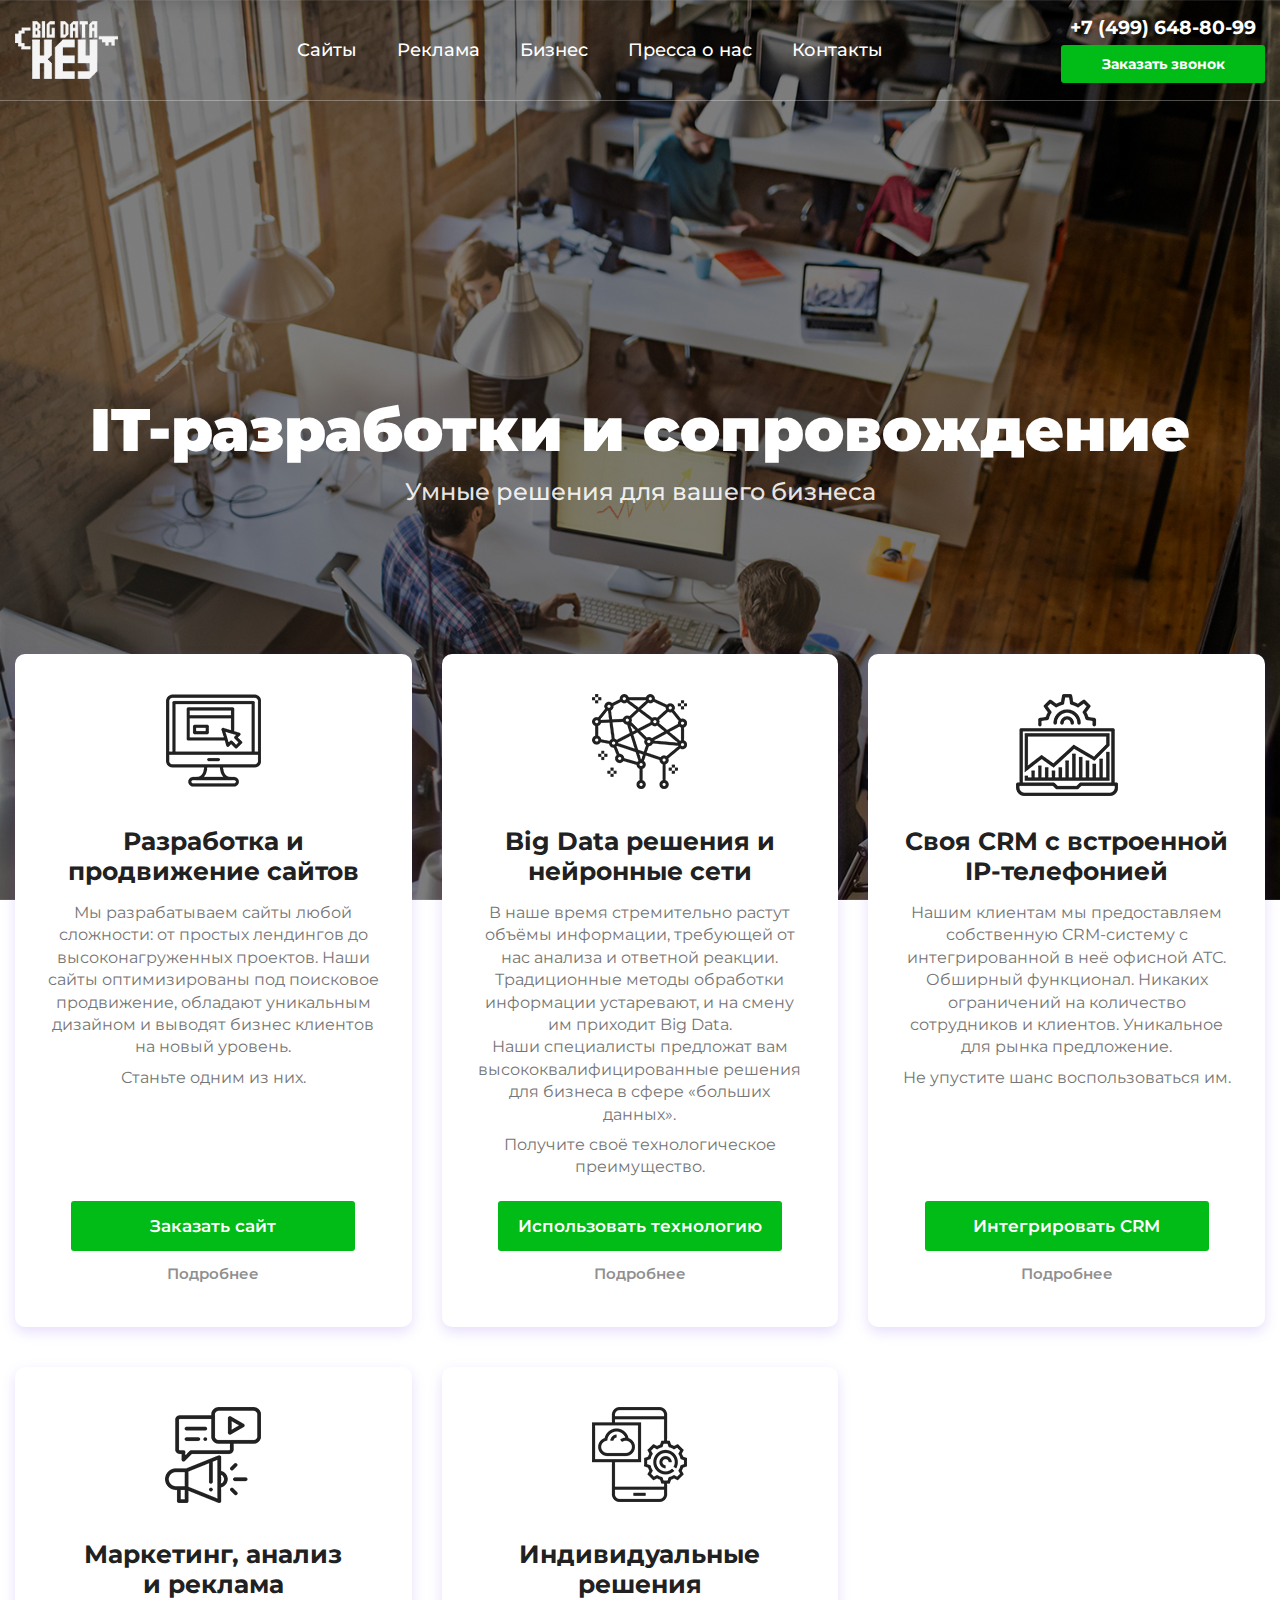
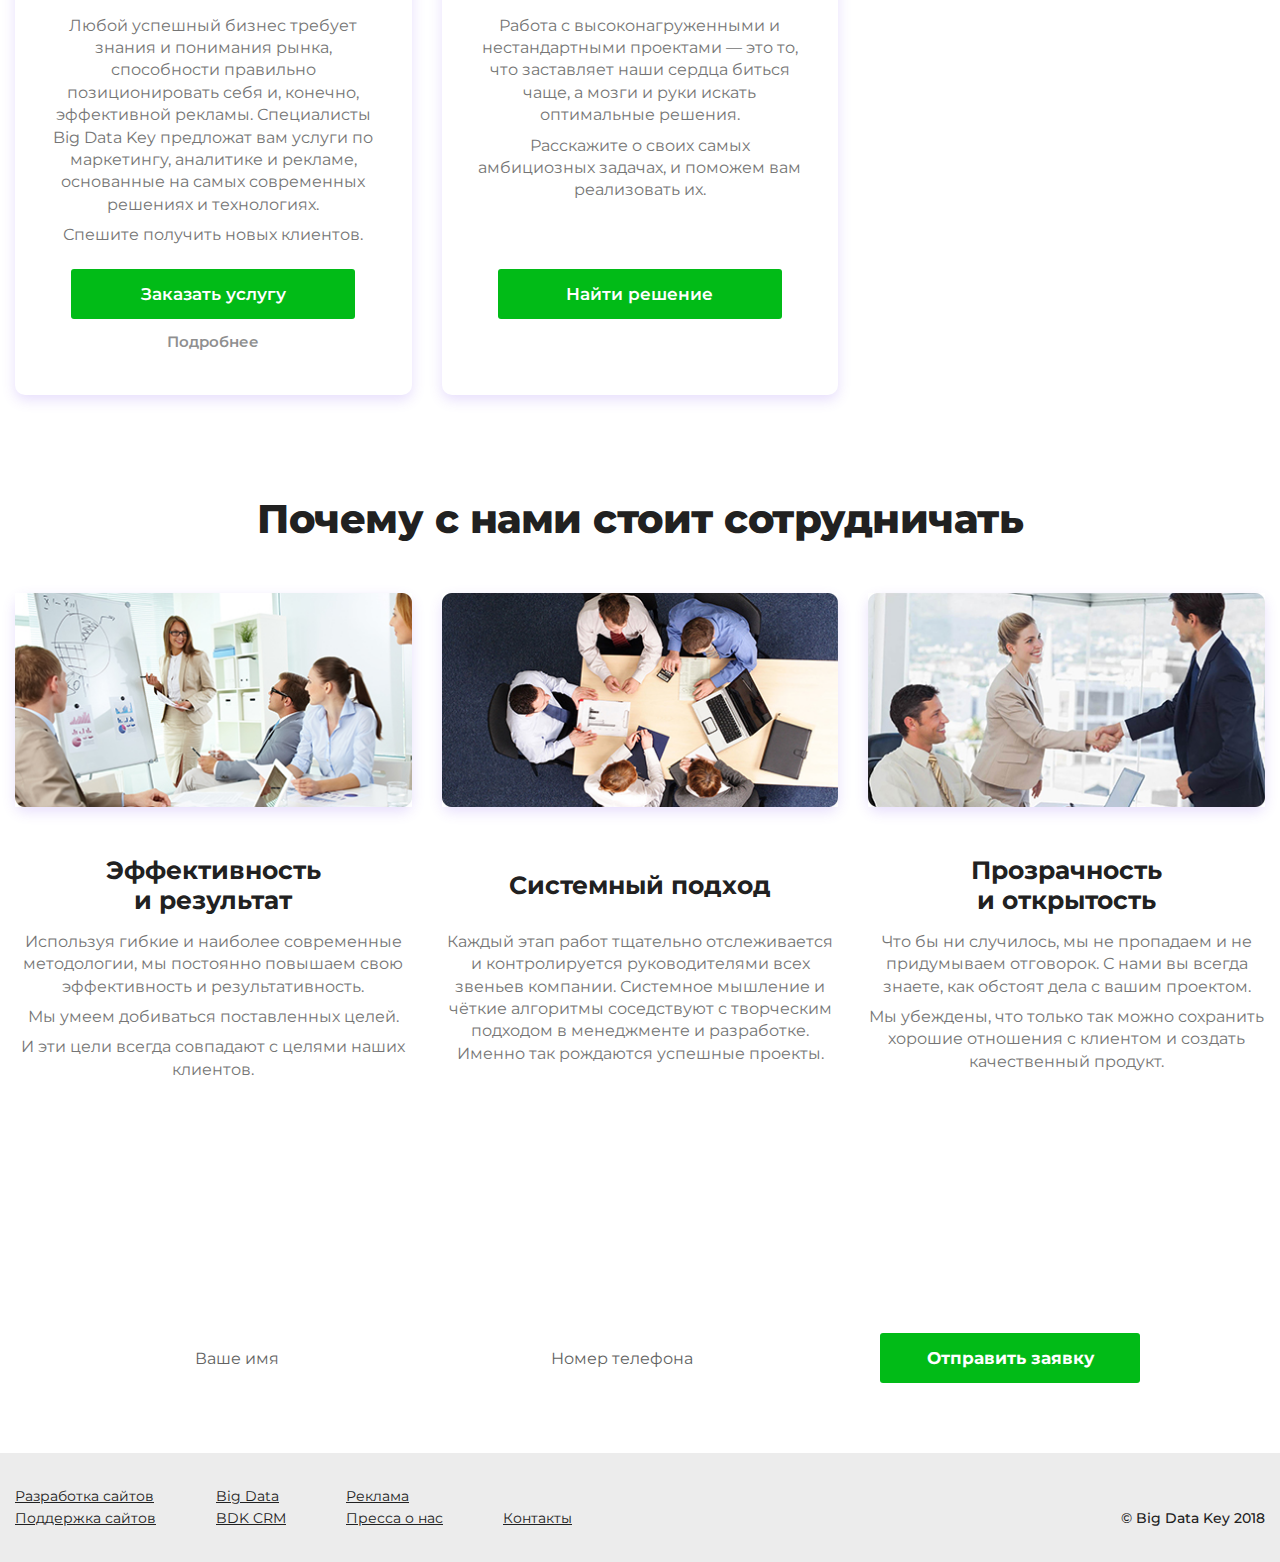
<file: index.html>
<!DOCTYPE html>
<html lang="Ru-ru">
<head>
    <meta charset="UTF-8">
    <title>Big Data Key</title>
    
    <meta http-equiv="x-ua-compatible" content="ie=edge,chrome=1"/>
    <meta name="viewport" content="width=device-width, initial-scale=1"/>
    <link rel="stylesheet" href="css/style.css"/>    
    
<!--
	<link rel="apple-touch-icon" sizes="57x57" href="/img/favicon/favicon/apple-icon-57x57.png">
    <link rel="apple-touch-icon" sizes="60x60" href="/img/favicon/apple-icon-60x60.png">
    <link rel="apple-touch-icon" sizes="72x72" href="/img/favicon/apple-icon-72x72.png">
    <link rel="apple-touch-icon" sizes="76x76" href="/img/favicon/apple-icon-76x76.png">
    <link rel="apple-touch-icon" sizes="114x114" href="/img/favicon/apple-icon-114x114.png">
    <link rel="apple-touch-icon" sizes="120x120" href="/img/favicon/apple-icon-120x120.png">
    <link rel="apple-touch-icon" sizes="144x144" href="/img/favicon/apple-icon-144x144.png">
    <link rel="apple-touch-icon" sizes="152x152" href="/img/favicon/apple-icon-152x152.png">
    <link rel="apple-touch-icon" sizes="180x180" href="/img/favicon/apple-icon-180x180.png">
    <link rel="icon" type="image/png" sizes="192x192"  href="/img/favicon/android-icon-192x192.png">
    <link rel="icon" type="image/png" sizes="32x32" href="/img/favicon/favicon-32x32.png">
    <link rel="icon" type="image/png" sizes="96x96" href="/img/favicon/favicon-96x96.png">
    <link rel="icon" type="image/png" sizes="16x16" href="/img/favicon/favicon-16x16.png">
    <link rel="manifest" href="/manifest.json">
    <meta name="msapplication-TileColor" content="#ffffff">
    <meta name="msapplication-TileImage" content="/img/favicon/ms-icon-144x144.png">
    <meta name="theme-color" content="#ffffff">
-->
    
    <meta name="description" content="Описание">
    <meta name="keywords" content="Ключевые слова через запятую" />

<!--
    <link rel="image_src" href="/img/og.jpg" />  
    
    <meta property="og:type" content="website / movie / book / blog / etc" />
    <meta property="og:url" content="http://site.ru" />
    
    <meta property="og:image" content="http://site.ru/img/og/og.jpg" />
    <meta property="og:image:type" content="image/jpeg" />
    <meta property="og:image:width" content="968">
    <meta property="og:image:height" content="504">
    
    <meta property="og:title" content="Заголовок для соцсети (ограничение в 65 символов)" />
    <meta property="og:description" content="Описание для соцсети" />
    <meta property="og:video" content="http://site.ru" />
    <meta property="og:locale" content="ru_RU / en_GB / de_DE / etc." />
    <meta property="og:site_name" content="site.ru" />

    <meta name="twitter:card" content="summary"/>
    <meta name="twitter:site" content="site.ru"/>
    <meta name="twitter:title" content="Заголовок">
    <meta name="twitter:description" content="Описание"/>
    <meta name="twitter:creator" content="Автор"/>
    <meta name="twitter:image:src" content="https://site.com/img/twitter.png"/>
    <meta name="twitter:domain" content="http://site.ru"/>
-->

	<meta name="theme-color" content="#8753fc">
	<meta name="msapplication-navbutton-color" content="#8753fc">
	<meta name="apple-mobile-web-app-status-bar-style" content="#8753fc">
</head>
<body class="set-1">
    <!--[if lt IE 8]>
        <p class="browserhappy">
            Ваш браузер <strong>устарел</strong>. Пожалуйста <a href="https://browsehappy.com/"  target="_blank">обновите</a>.
        </p>
    <![endif]-->
	<div class="wrapper">
        <header class="header" id="js-header">
            <div class="container">
                <div class="header__wrap">
                    <a href="/" class="header__logo"><img src="img/big_data_key.png" alt="Big Data Key"></a>
                    <nav class="main-menu">
                        <ul>
                            <li>
                            	<div>Сайты</div>
                            	<div class="main-menu__sub">
									<ul>
										<li><a href="web.html">Разработка</a></li>
										<li><a href="support.html">Поддержка</a></li>
									</ul>
                            	</div>
                            </li>
                            <li><a href="advertising.html">Реклама</a></li>
                            <li>
                            	<div>Бизнес</div>
                            	<div class="main-menu__sub">
									<ul>
										<li><a href="big-data.html">Big Data</a></li>
                            			<li><a href="crm.html">BDK CRM</a></li>
									</ul>
                            	</div>
                            </li>                            
                            <li><a href="pressa.html">Пресса о нас</a></li>
                            <li><a href="contacts.html">Контакты</a></li>
                        </ul>
                    </nav>
                    <div class="header__bar">
                        <a href="tel:+74996488099" class="header__bar-tel">+7 (499) 648-80-99</a>
                        <button class="btn btn--blue header__bar-btn js-order-btn"><span>Заказать звонок</span></button>
                        <button class="btn mob-menu-btn js-mob-menu-btn"><span></span>
                        <span></span>
                        <span></span></button>
                    </div>
                </div>
            </div>
        </header>
        <header class="header-mob" id="js-header-mob">
            <div class="container">
                <div class="header__wrap">
                    <a href="/" class="header-mob__logo"><img src="img/logo1.png" alt="Big Data Key"></a>
                    <nav class="main-menu" id="js-mob-menu">
                        <ul>
                            <li>
                            	<div>Сайты</div>
                            	<div class="main-menu__sub">
									<ul>
										<li><a href="web.html">Разработка</a></li>
										<li><a href="support.html">Поддержка</a></li>
									</ul>
                            	</div>
                            </li>
                            <li><a href="advertising.html">Реклама</a></li>
                            <li>
                            	<div>Бизнес</div>
                            	<div class="main-menu__sub">
									<ul>
										<li><a href="big-data.html">Big Data</a></li>
                            			<li><a href="crm.html">BDK CRM</a></li>
									</ul>
                            	</div>
                            </li>                            
                            <li><a href="pressa.html">Пресса о нас</a></li>
                            <li><a href="contacts.html">Контакты</a></li>
                        </ul>
                    </nav>
                    <div class="header-mob__bar">
                        <a href="tel:+74996488099" class="header-mob__bar-tel">+7 (499) 648-80-99</a>
                        <button class="btn mob-menu-btn js-mob-menu-btn"><span></span>
                        <span></span>
                        <span></span></button>
                    </div>
                </div>
            </div>
        </header>
        <main class="main">
                <section class="top-sec">      
                    <div class="container">
                        <div class="top-sec__wrap">
                            <div class="top-sec__middle">
                                <h1 class="top-sec__title">IT-разработки и сопровождение</h1>
                                <div class="top-sec__subtitle">Умные решения для вашего бизнеса</div>
                            </div>
                        </div>
                    </div>
                </section>
                <div class="main-cards">
                    <div class="container">
<!--
                        <div class="mouse">
                            <img src="img/mouse/1.png" alt="" class="mouse__img mouse__img--1">
                            <img src="img/mouse/1.png" alt="" class="mouse__img mouse__img--1">
                            <img src="img/mouse/2.png" alt="" class="mouse__img mouse__img--2">
                            <img src="img/mouse/2.png" alt="" class="mouse__img mouse__img--2">
                            <img src="img/mouse/3.png" alt="" class="mouse__img mouse__img--3">
                            <img src="img/mouse/3.png" alt="" class="mouse__img mouse__img--3">
                            <img src="img/mouse/4.png" alt="" class="mouse__img mouse__img--4">
                            <img src="img/mouse/4.png" alt="" class="mouse__img mouse__img--4">
                            <img src="img/mouse/5.png" alt="" class="mouse__img mouse__img--5">
                            <img src="img/mouse/5.png" alt="" class="mouse__img mouse__img--5">
                            <img src="img/mouse/6.png" alt="" class="mouse__img mouse__img--6">
                            <img src="img/mouse/6.png" alt="" class="mouse__img mouse__img--6">
                            <img src="img/mouse/7.png" alt="" class="mouse__img mouse__img--7">
                            <img src="img/mouse/7.png" alt="" class="mouse__img mouse__img--7">
                            <img src="img/mouse/8.png" alt="" class="mouse__img mouse__img--8">
                            <img src="img/mouse/8.png" alt="" class="mouse__img mouse__img--8">
                            <img src="img/mouse/9.png" alt="" class="mouse__img mouse__img--9">
                            <img src="img/mouse/9.png" alt="" class="mouse__img mouse__img--9">
                            <img src="img/mouse/10.png" alt="" class="mouse__img mouse__img--10">
                            <img src="img/mouse/10.png" alt="" class="mouse__img mouse__img--10">
                            <img src="img/mouse/11.png" alt="" class="mouse__img mouse__img--11">
                            <img src="img/mouse/11.png" alt="" class="mouse__img mouse__img--11">
                            <img src="img/mouse/12.png" alt="" class="mouse__img mouse__img--12">
                            <img src="img/mouse/12.png" alt="" class="mouse__img mouse__img--12">
                            <img src="img/mouse/13.png" alt="" class="mouse__img mouse__img--13">
                            <img src="img/mouse/13.png" alt="" class="mouse__img mouse__img--13">
                            <img src="img/mouse/14.png" alt="" class="mouse__img mouse__img--14">
                            <img src="img/mouse/14.png" alt="" class="mouse__img mouse__img--14">
                            <img src="img/mouse/15.png" alt="" class="mouse__img mouse__img--15">
                            <img src="img/mouse/15.png" alt="" class="mouse__img mouse__img--15">
                            <img src="img/mouse/16.png" alt="" class="mouse__img mouse__img--16">
                            <img src="img/mouse/16.png" alt="" class="mouse__img mouse__img--16">
                            <img src="img/mouse/17.png" alt="" class="mouse__img mouse__img--17">
                            <img src="img/mouse/17.png" alt="" class="mouse__img mouse__img--17">
                            <img src="img/mouse/18.png" alt="" class="mouse__img mouse__img--18">
                            <img src="img/mouse/18.png" alt="" class="mouse__img mouse__img--18">
                            <img src="img/mouse/19.png" alt="" class="mouse__img mouse__img--19">
                            <img src="img/mouse/19.png" alt="" class="mouse__img mouse__img--19">
                            <img src="img/mouse/20.png" alt="" class="mouse__img mouse__img--20">
                            <img src="img/mouse/20.png" alt="" class="mouse__img mouse__img--20">
                            <img src="img/mouse/21.png" alt="" class="mouse__img mouse__img--21">
                            <img src="img/mouse/21.png" alt="" class="mouse__img mouse__img--21">
                            <img src="img/mouse/22.png" alt="" class="mouse__img mouse__img--22">
                            <img src="img/mouse/22.png" alt="" class="mouse__img mouse__img--22">
                            <img src="img/mouse/23.png" alt="" class="mouse__img mouse__img--23">
                            <img src="img/mouse/23.png" alt="" class="mouse__img mouse__img--23">
                            <img src="img/mouse/24.png" alt="" class="mouse__img mouse__img--24">
                            <img src="img/mouse/24.png" alt="" class="mouse__img mouse__img--24">
                            <img src="img/mouse/25.png" alt="" class="mouse__img mouse__img--25">
                            <img src="img/mouse/25.png" alt="" class="mouse__img mouse__img--25">
                            <img src="img/mouse/26.png" alt="" class="mouse__img mouse__img--26">
                            <img src="img/mouse/26.png" alt="" class="mouse__img mouse__img--26">
                            <img src="img/mouse/27.png" alt="" class="mouse__img mouse__img--27">
                            <img src="img/mouse/27.png" alt="" class="mouse__img mouse__img--27">
                            <img src="img/mouse/28.png" alt="" class="mouse__img mouse__img--28">
                            <img src="img/mouse/28.png" alt="" class="mouse__img mouse__img--28">
                            <img src="img/mouse/29.png" alt="" class="mouse__img mouse__img--29">
                            <img src="img/mouse/29.png" alt="" class="mouse__img mouse__img--29">
                        </div>
-->
                        <div class="main-cards__wrap">
                            <div class="main-cards__item">
                                <div class="main-cards__item-img"><img src="img/main/icn-1.png" alt=""></div>
                                <div class="main-cards__item-title">Разработка и <br>продвижение сайтов</div>
                                <div class="main-cards__item-txt">
                                    <p>Мы разрабатываем сайты любой сложности: от простых лендингов до высоконагруженных проектов. Наши сайты оптимизированы под поисковое продвижение, обладают уникальным дизайном и выводят бизнес клиентов на новый уровень.</p>
                                    <p>Станьте одним из них.</p>
                                </div>
                                <div class="main-cards__item-bar">
                                    <button class="btn btn--red main-cards__item-btn js-order-btn" data-name="Заказать сайт">Заказать сайт</button>
                                    <a href="#" class="main-cards__item-more">Подробнее</a>
                                </div>
                            </div>
                            <div class="main-cards__item">
                                <div class="main-cards__item-img"><img src="img/main/icn-2.png" alt=""></div>
                                <div class="main-cards__item-title">Big Data решения и <br>нейронные сети</div>
                                <div class="main-cards__item-txt">
                                    <p>В наше время стремительно растут объёмы информации, требующей от нас анализа и ответной реакции.<br>
                                    Традиционные методы обработки информации устаревают, и на смену им приходит Big Data.<br>
                                    Наши специалисты предложат вам высококвалифицированные решения для бизнеса в сфере «больших данных».</p>
                                    <p>Получите своё технологическое преимущество.</p>
                                </div>
                                <div class="main-cards__item-bar">
                                    <button class="btn btn--red main-cards__item-btn js-order-btn" data-name="Использовать технологию">Использовать технологию</button>
                                    <a href="#" class="main-cards__item-more">Подробнее</a>
                                </div>
                            </div>
                            <div class="main-cards__item">
                                <div class="main-cards__item-img"><img src="img/main/icn-3.png" alt=""></div>
                                <div class="main-cards__item-title">Cвоя CRM c встроенной <br>IP-телефонией</div>
                                <div class="main-cards__item-txt">
                                    <p>Нашим клиентам мы предоставляем собственную CRM-систему с интегрированной в неё офисной АТС. Обширный функционал. Никаких ограничений на количество сотрудников и клиентов. Уникальное для рынка предложение.</p>
                                    <p>Не упустите шанс воспользоваться им.</p>
                                </div>
                                <div class="main-cards__item-bar">
                                    <button class="btn btn--red main-cards__item-btn js-order-btn" data-name="Интегрировать CRM">Интегрировать CRM</button>
                                    <a href="#" class="main-cards__item-more">Подробнее</a>
                                </div>
                            </div>
                            <div class="main-cards__item">
                                <div class="main-cards__item-img"><img src="img/main/icn-4.png" alt=""></div>
                                <div class="main-cards__item-title">Маркетинг, анализ <br>и реклама</div>
                                <div class="main-cards__item-txt">
                                    <p>Любой успешный бизнес требует знания и понимания рынка, способности правильно позиционировать себя и, конечно, эффективной рекламы. Специалисты Big Data Key предложат вам услуги по маркетингу, аналитике и рекламе, основанные на самых современных решениях и технологиях.</p>
                                    <p>Спешите получить новых клиентов.</p>
                                </div>
                                <div class="main-cards__item-bar">
                                    <button class="btn btn--red main-cards__item-btn js-order-btn" data-name="Заказать услугу">Заказать услугу</button>
                                    <a href="#" class="main-cards__item-more">Подробнее</a>
                                </div>
                            </div>
                            <div class="main-cards__item">
                                <div class="main-cards__item-img"><img src="img/main/icn-5.png" alt=""></div>
                                <div class="main-cards__item-title">Индивидуальные <br>решения</div>
                                <div class="main-cards__item-txt">
                                    <p>Работа с высоконагруженными и нестандартными проектами — это то, что заставляет наши сердца биться чаще, а мозги и руки искать оптимальные решения.</p>
                                    <p>Расскажите о своих самых амбициозных задачах, и поможем вам реализовать их.</p>
                                </div>
                                <div class="main-cards__item-bar">
                                    <button class="btn btn--red main-cards__item-btn js-order-btn" data-name="Найти решение">Найти решение</button>
                                    <div class="main-cards__item-more">&#8195;</div>
                                </div>
                            </div>
                        </div>
                    </div>
                </div>
                <section class="partner">
                    <div class="container">
                        <h2 class="sec__title partner__title">Почему с нами стоит сотрудничать</h2>
                        <div class="partner__wrap">
                            <div class="partner__item">
                                <div class="partner__item-pic"><img src="img/main/pic-1.jpg" alt=""></div>
                                <div class="partner__item-title">Эффективность <br>и результат</div>
                                <div class="partner__item-txt">
                                    <p>Используя гибкие и наиболее современные методологии, мы постоянно повышаем свою эффективность и результативность.</p>
                                    <p>Мы умеем добиваться поставленных целей.</p>
                                    <p>И эти цели всегда совпадают с целями наших клиентов.</p>
                                </div>
                            </div>
                            <div class="partner__item">
                                <div class="partner__item-pic"><img src="img/main/pic-2.jpg" alt=""></div>
                                <div class="partner__item-title">Системный подход</div>
                                <div class="partner__item-txt">
                                    <p>Каждый этап работ тщательно отслеживается и контролируется руководителями всех звеньев компании. Системное мышление и чёткие алгоритмы соседствуют с творческим подходом в менеджменте и разработке. Именно так рождаются успешные проекты.</p>
                                </div>
                            </div>
                            <div class="partner__item">
                                <div class="partner__item-pic"><img src="img/main/pic-3.jpg" alt=""></div>
                                <div class="partner__item-title">Прозрачность <br>и открытость</div>
                                <div class="partner__item-txt">
                                    <p>Что бы ни случилось, мы не пропадаем и не придумываем отговорок. С нами вы всегда знаете, как обстоят дела с вашим проектом.</p>
                                    <p>Мы убеждены, что только так можно сохранить хорошие отношения с клиентом и создать качественный продукт.</p>
                                </div>
                            </div>
                        </div>
                    </div>
                </section>
                <section class="main-pg-form">
                    <div class="container">
                        <h2 class="sec__title">Закажите свой уникальный сайт</h2>
                        <div class="main-form main-form--white">
                            <form action="php/mail.php" method="post" class="main-form__form js-form-val" name="main_form" id="main-form">
                                <div class="main-form__group">
                                    <input type="hidden" name="project_name" value="BigDATAkey">
                                    <input type="hidden" name="form_subject" value="BigDATAkey - новая заявка">
                                    <input type="text" class="main-form__input js-val" name="name" placeholder="Ваше имя">
                                    <input type="tel" class="main-form__input js-mask js-val" name="tel" placeholder="Номер телефона">
                                </div>
                                <button class="btn btn--orange main-form__submit" type="submit">Отправить заявку</button>
                            </form>
                        </div>
                    </div>
                </section>
        </main>
        <footer class="footer">
        	<div class="container">
        		<div class="footer__wrap">
        			<nav class="footer__nav">
        				<div class="footer__nav-col">
        					<a href="web.html">Разработка сайтов</a>
        					<a href="support.html">Поддержка сайтов</a>
        				</div>
        				<div class="footer__nav-col">
        					<a href="big-data.html">Big Data</a>
        					<a href="crm.html">BDK CRM</a>
        				</div>
        				<div class="footer__nav-col">
        					<a href="advertising.html">Реклама</a>
        					<a href="pressa.html">Пресса о нас</a>
        				</div>
        				<div class="footer__nav-col">
        					<a href="contacts.html">Контакты</a>
        				</div>
        			</nav>
        			<div class="footer__copyright">© Big Data Key 2018</div>
        		</div>
        	</div>
        </footer>
        <div class="popup" id="js-order-popup">
            <div class="popup__overlay js-order-btn"></div>
            <div class="popup__main" id="js-order-main">
                <button class="btn popup__close js-order-btn" title="Закрыть">Закрыть</button>
                <h2 class="popup__title">Заказать звонок</h2>
                <form action="php/mail.php" method="post" name="order" class="form popup__form js-form-val js-order">
                    <input type="hidden" name="project_name" value="BigDATAkey">
                    <input type="hidden" name="form_subject" value="BigDATAkey - новая заявка">
                    <input type="text" name="name" class="input popup__input js-val" placeholder="Ваше имя">
                    <input type="tel" name="tel" class="input popup__input js-mask js-val" placeholder="Номер телефона">
                    <button class="btn btn--red popup__submit" type="submit">Отправить заявку</button>
                </form>
            </div>
        </div>
        <div class="popup" id="js-popup-ready">
            <div class="popup__overlay js-popup-ready-btn"></div>
            <div class="popup__main" id="js-order-main">
                <button class="btn popup__close js-popup-ready-btn" title="Закрыть">Закрыть</button>
                <h2 class="popup__ready">Ваша заявка была <br>принята</h2>
            </div>
        </div>
	</div>
	<!--jQuery-->
	<script src="js/vendors/jquery.min.js"></script>
	<!--slick-->
	<script src="js/vendors/slick.min.js"></script>
	<!--maskedinput-->
	<script src="js/vendors/jquery.maskedinput.min.js"></script>
	<!--device-->
	<script src="js/vendors/device.min.js"></script>
	<!--init-->
	<script src="js/jquery.init.js"></script>	
	<!--my scripts-->
	<script src="js/jquery.main.js"></script>
    
</body>
</html>
</file>
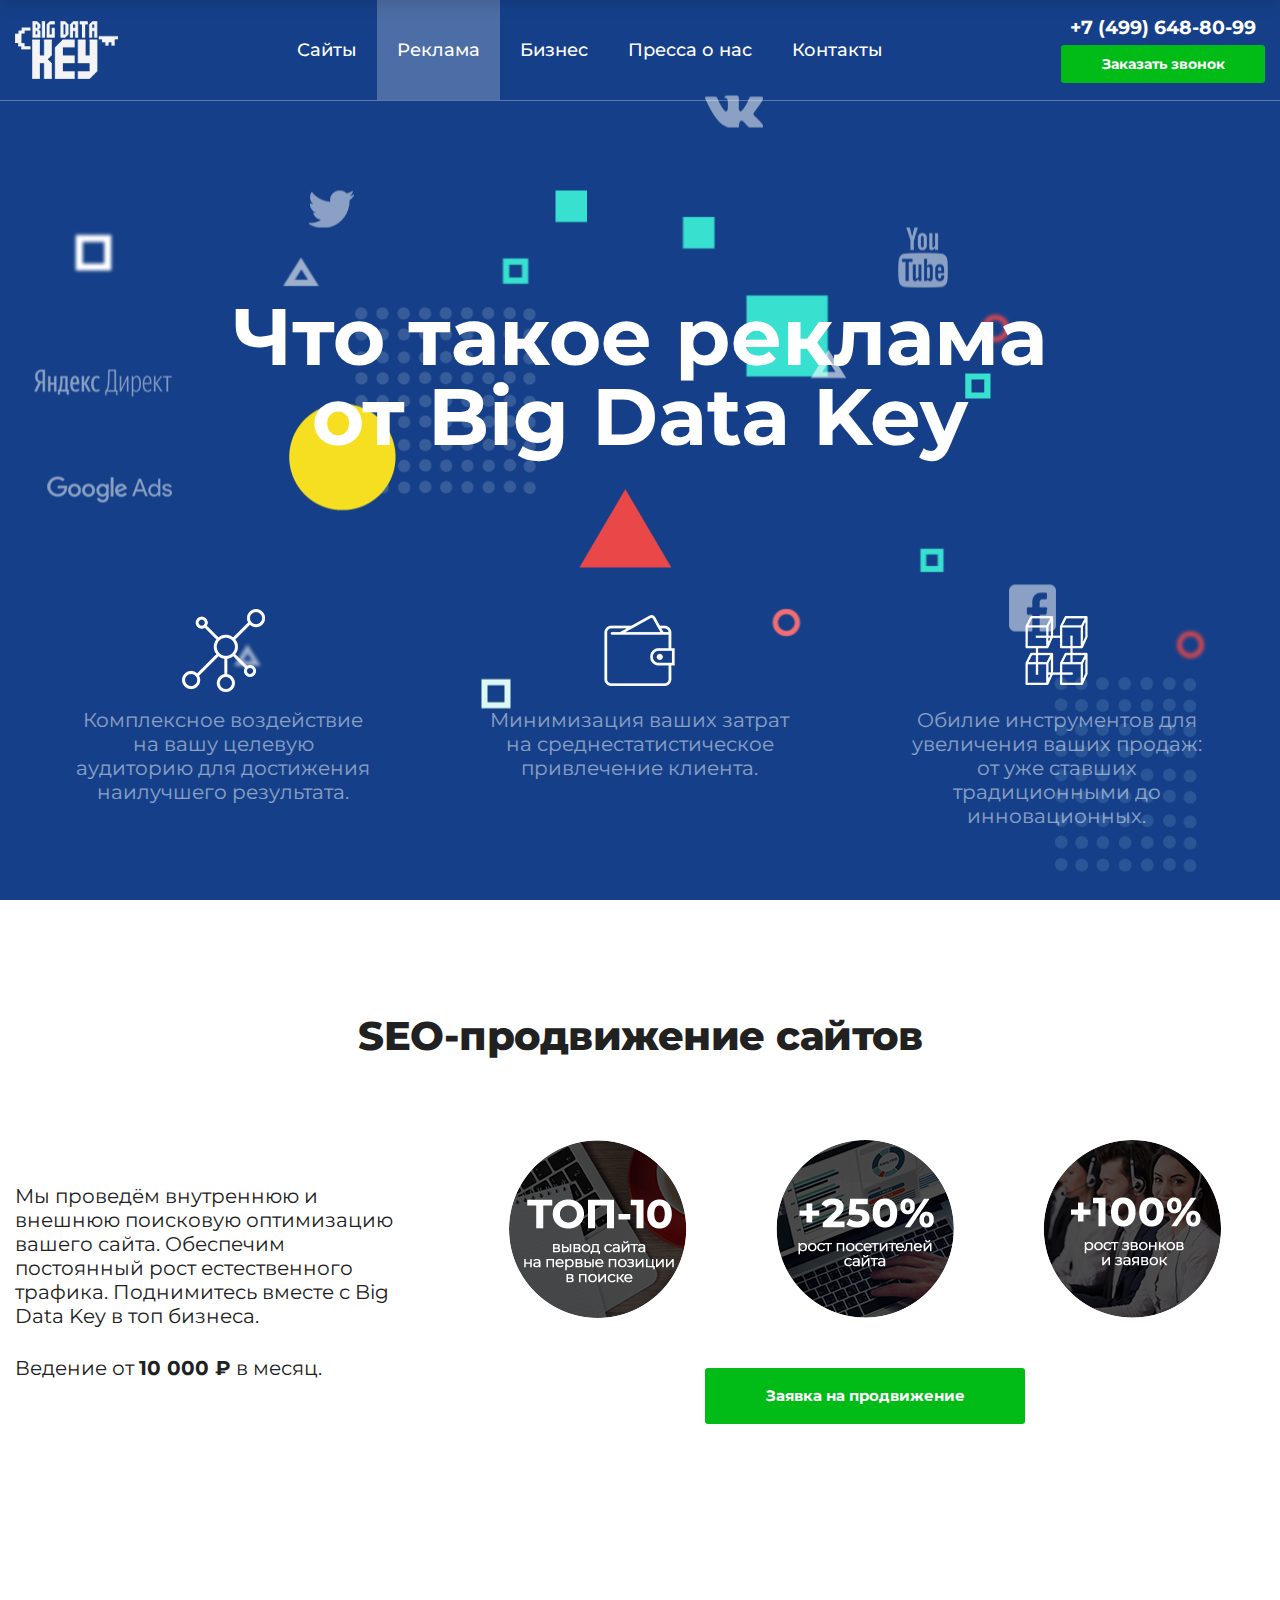
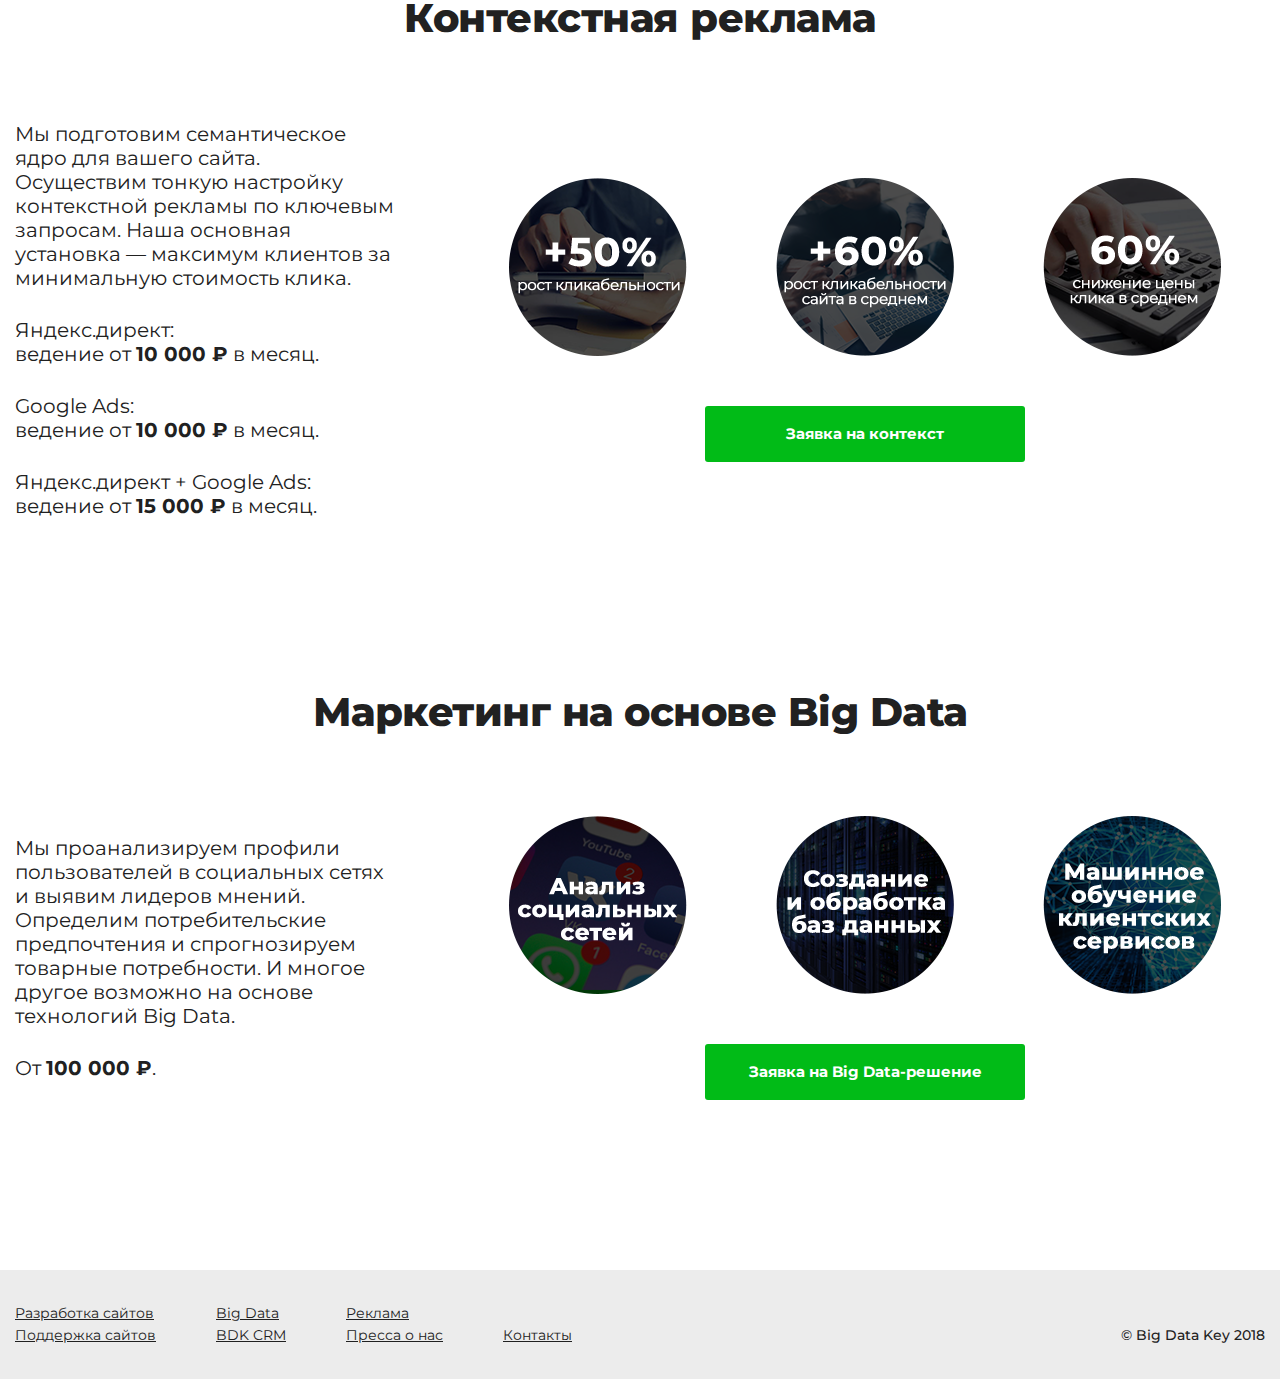
<file: advertising.html>
<!DOCTYPE html>
<html lang="Ru-ru">
<head>
    <meta charset="UTF-8">
    <title>Big Data Key</title>
    
    <meta http-equiv="x-ua-compatible" content="ie=edge,chrome=1"/>
    <meta name="viewport" content="width=device-width, initial-scale=1"/>
    <link rel="stylesheet" href="css/style.css"/>    
    
<!--
	<link rel="apple-touch-icon" sizes="57x57" href="/img/favicon/favicon/apple-icon-57x57.png">
    <link rel="apple-touch-icon" sizes="60x60" href="/img/favicon/apple-icon-60x60.png">
    <link rel="apple-touch-icon" sizes="72x72" href="/img/favicon/apple-icon-72x72.png">
    <link rel="apple-touch-icon" sizes="76x76" href="/img/favicon/apple-icon-76x76.png">
    <link rel="apple-touch-icon" sizes="114x114" href="/img/favicon/apple-icon-114x114.png">
    <link rel="apple-touch-icon" sizes="120x120" href="/img/favicon/apple-icon-120x120.png">
    <link rel="apple-touch-icon" sizes="144x144" href="/img/favicon/apple-icon-144x144.png">
    <link rel="apple-touch-icon" sizes="152x152" href="/img/favicon/apple-icon-152x152.png">
    <link rel="apple-touch-icon" sizes="180x180" href="/img/favicon/apple-icon-180x180.png">
    <link rel="icon" type="image/png" sizes="192x192"  href="/img/favicon/android-icon-192x192.png">
    <link rel="icon" type="image/png" sizes="32x32" href="/img/favicon/favicon-32x32.png">
    <link rel="icon" type="image/png" sizes="96x96" href="/img/favicon/favicon-96x96.png">
    <link rel="icon" type="image/png" sizes="16x16" href="/img/favicon/favicon-16x16.png">
    <link rel="manifest" href="/manifest.json">
    <meta name="msapplication-TileColor" content="#ffffff">
    <meta name="msapplication-TileImage" content="/img/favicon/ms-icon-144x144.png">
    <meta name="theme-color" content="#ffffff">
-->
    
    <meta name="description" content="Описание">
    <meta name="keywords" content="Ключевые слова через запятую" />

<!--
    <link rel="image_src" href="/img/og.jpg" />  
    
    <meta property="og:type" content="website / movie / book / blog / etc" />
    <meta property="og:url" content="http://site.ru" />
    
    <meta property="og:image" content="http://site.ru/img/og/og.jpg" />
    <meta property="og:image:type" content="image/jpeg" />
    <meta property="og:image:width" content="968">
    <meta property="og:image:height" content="504">
    
    <meta property="og:title" content="Заголовок для соцсети (ограничение в 65 символов)" />
    <meta property="og:description" content="Описание для соцсети" />
    <meta property="og:video" content="http://site.ru" />
    <meta property="og:locale" content="ru_RU / en_GB / de_DE / etc." />
    <meta property="og:site_name" content="site.ru" />

    <meta name="twitter:card" content="summary"/>
    <meta name="twitter:site" content="site.ru"/>
    <meta name="twitter:title" content="Заголовок">
    <meta name="twitter:description" content="Описание"/>
    <meta name="twitter:creator" content="Автор"/>
    <meta name="twitter:image:src" content="https://site.com/img/twitter.png"/>
    <meta name="twitter:domain" content="http://site.ru"/>
-->

	<meta name="theme-color" content="#8753fc">
	<meta name="msapplication-navbutton-color" content="#8753fc">
	<meta name="apple-mobile-web-app-status-bar-style" content="#8753fc">
</head>
<body class="set-1">
    <!--[if lt IE 8]>
        <p class="browserhappy">
            Ваш браузер <strong>устарел</strong>. Пожалуйста <a href="https://browsehappy.com/"  target="_blank">обновите</a>.
        </p>
    <![endif]-->
	<div class="wrapper">
        <header class="header" id="js-header">
            <div class="container">
                <div class="header__wrap">
                    <a href="/" class="header__logo"><img src="img/big_data_key.png" alt="Big Data Key"></a>
                    <nav class="main-menu">
                        <ul>
                            <li>
                            	<div>Сайты</div>
                            	<div class="main-menu__sub">
									<ul>
										<li><a href="web.html">Разработка</a></li>
										<li><a href="support.html">Поддержка</a></li>
									</ul>
                            	</div>
                            </li>
                            <li><a href="advertising.html" class="active">Реклама</a></li>
                            <li>
                            	<div>Бизнес</div>
                            	<div class="main-menu__sub">
									<ul>
										<li><a href="big-data.html">Big Data</a></li>
                            			<li><a href="crm.html">BDK CRM</a></li>
									</ul>
                            	</div>
                            </li>                            
                            <li><a href="pressa.html">Пресса о нас</a></li>
                            <li><a href="contacts.html">Контакты</a></li>
                        </ul>
                    </nav>
                    <div class="header__bar">
                        <a href="tel:+74996488099" class="header__bar-tel">+7 (499) 648-80-99</a>
                        <button class="btn btn--blue header__bar-btn js-order-btn"><span>Заказать звонок</span></button>
                        <button class="btn mob-menu-btn js-mob-menu-btn"><span></span>
                        <span></span>
                        <span></span></button>
                    </div>
                </div>
            </div>
        </header>
        <header class="header-mob" id="js-header-mob">
            <div class="container">
                <div class="header__wrap">
                    <a href="/" class="header-mob__logo"><img src="img/logo1.png" alt="Big Data Key"></a>
                    <nav class="main-menu" id="js-mob-menu">
                        <ul>
                            <li>
                            	<div>Сайты</div>
                            	<div class="main-menu__sub">
									<ul>
										<li><a href="web.html">Разработка</a></li>
										<li><a href="support.html">Поддержка</a></li>
									</ul>
                            	</div>
                            </li>
                            <li><a href="advertising.html" class="active">Реклама</a></li>
                            <li>
                            	<div>Бизнес</div>
                            	<div class="main-menu__sub">
									<ul>
										<li><a href="big-data.html">Big Data</a></li>
                            			<li><a href="crm.html">BDK CRM</a></li>
									</ul>
                            	</div>
                            </li>                            
                            <li><a href="pressa.html">Пресса о нас</a></li>
                            <li><a href="contacts.html">Контакты</a></li>
                        </ul>
                    </nav>
                    <div class="header-mob__bar">
                        <a href="tel:+74996488099" class="header-mob__bar-tel">+7 (499) 648-80-99</a>
                        <button class="btn mob-menu-btn js-mob-menu-btn"><span></span>
                        <span></span>
                        <span></span></button>
                    </div>
                </div>
            </div>
        </header>
        <main class="main">
                <section class="advertisign-main"> 
                    <section class="landing">
						<div class="shapes shapes4"></div>
						<div class="shapes shapes3"></div>
						<div class="shapes shapes2"></div>
						<div class="shapes shapes1"></div>
						<div class="layer"></div>
					</section>     
                    <div class="container">
                        <div class="advertisign-main__wrap">
                            <div class="advertisign-main__middle">
                                <h1 class="advertisign-main__title">Что такое реклама <br>от Big Data Key</h1>
                            </div>
                            <div class="advertisign-main__icns">
                            	<div class="advertisign-main__icn">
                            		<div class="advertisign-main__icn-img"><img src="img/advertising/icn-1.png" alt="" style="width: 8.3rem;"></div>
                            		<div class="advertisign-main__icn-txt">Комплексное воздействие на вашу целевую аудиторию для достижения наилучшего результата.</div>
                            	</div>
                            	<div class="advertisign-main__icn">
                            		<div class="advertisign-main__icn-img"><img src="img/advertising/icn-2.png" alt="" style="width: 7.1rem;"></div>
                            		<div class="advertisign-main__icn-txt">Минимизация ваших затрат на среднестатистическое привлечение клиента.</div>
                            	</div>
                            	<div class="advertisign-main__icn">
                            		<div class="advertisign-main__icn-img"><img src="img/advertising/icn-3.png" alt="" style="width: 6.3rem;"></div>
                            		<div class="advertisign-main__icn-txt">Обилие инструментов для увеличения ваших продаж: от уже ставших традиционными до инновационных.</div>
                            	</div>
                            </div>
                        </div>
                    </div>
                </section>
                
                <section class="advertisign">
                	<div class="container">
                        <h2 class="sec__title advertisign__title">SEO-продвижение сайтов</h2>
                        <div class="advertisign__wrap">
                        	<div class="advertisign__txt">
                        		<p>Мы проведём внутреннюю и внешнюю поисковую оптимизацию вашего сайта. Обеспечим постоянный рост естественного трафика. Поднимитесь вместе с Big Data Key в топ бизнеса.</p>

								<p>Ведение от <b>10 000 ₽</b> в месяц.</p>
                        	</div>
                        	<div class="advertisign__main">
                        		<div class="advertisign__rings">
                        			<img src="img/advertising/ring-1.png" alt="">
                        			<img src="img/advertising/ring-2.png" alt="">
                        			<img src="img/advertising/ring-3.png" alt="">
                        		</div>
                        		<button class="btn btn--blue advertisign__btn js-order-btn" data-name="Заявка на продвижение">Заявка на продвижение</button>
                        	</div>
						</div>
					</div>
				</section>
       			<section class="advertisign">
                	<div class="container">
                        <h2 class="sec__title advertisign__title">Контекстная реклама</h2>
                        <div class="advertisign__wrap">
                        	<div class="advertisign__txt">
                        		<p>Мы подготовим семантическое ядро для вашего сайта. Осуществим тонкую настройку контекстной рекламы по ключевым запросам. Наша основная установка — максимум клиентов за минимальную стоимость клика.</p>

								<p>Яндекс.директ: <br>
								ведение от <b>10 000 ₽</b> в месяц.</p>

								<p>Google Ads: <br>
								ведение от <b>10 000 ₽</b> в месяц.</p>

								<p>Яндекс.директ + Google Ads: ведение от <b>15 000 ₽</b> в месяц.</p> 
                        	</div>
                        	<div class="advertisign__main">
                        		<div class="advertisign__rings">
                        			<img src="img/advertising/ring-4.png" alt="">
                        			<img src="img/advertising/ring-5.png" alt="">
                        			<img src="img/advertising/ring-6.png" alt="">
                        		</div>
                        		<button class="btn btn--blue advertisign__btn js-order-btn" data-name="Заявка на контекст">Заявка на контекст</button>
                        	</div>
						</div>
					</div>
				</section>
       			<section class="advertisign">
                	<div class="container">
                        <h2 class="sec__title advertisign__title">Маркетинг на основе Big Data</h2>
                        <div class="advertisign__wrap">
                        	<div class="advertisign__txt">
                        		<p>Мы проанализируем профили пользователей в социальных сетях и выявим лидеров мнений. Определим потребительские предпочтения и спрогнозируем товарные потребности. И многое другое возможно на основе технологий Big Data.</p>

								<p>От <b>100 000 ₽</b>.</p>
                        	</div>
                        	<div class="advertisign__main">
                        		<div class="advertisign__rings">
                        			<img src="img/advertising/ring-7.png" alt="">
                        			<img src="img/advertising/ring-8.png" alt="">
                        			<img src="img/advertising/ring-9.png" alt="">
                        		</div>
                        		<button class="btn btn--blue advertisign__btn js-order-btn" data-name="Заявка на Big Data-решение">Заявка на Big Data-решение</button>
                        	</div>
						</div>
					</div>
				</section>
        </main>
        <footer class="footer">
        	<div class="container">
        		<div class="footer__wrap">
        			<nav class="footer__nav">
        				<div class="footer__nav-col">
        					<a href="web.html">Разработка сайтов</a>
        					<a href="support.html">Поддержка сайтов</a>
        				</div>
        				<div class="footer__nav-col">
        					<a href="big-data.html">Big Data</a>
        					<a href="crm.html">BDK CRM</a>
        				</div>
        				<div class="footer__nav-col">
        					<a href="advertising.html">Реклама</a>
        					<a href="pressa.html">Пресса о нас</a>
        				</div>
        				<div class="footer__nav-col">
        					<a href="contacts.html">Контакты</a>
        				</div>
        			</nav>
        			<div class="footer__copyright">© Big Data Key 2018</div>
        		</div>
        	</div>
        </footer>
        <div class="popup" id="js-order-popup">
            <div class="popup__overlay js-order-btn"></div>
            <div class="popup__main" id="js-order-main">
                <button class="btn popup__close js-order-btn" title="Закрыть">Закрыть</button>
                <h2 class="popup__title">Заказать звонок</h2>
                <form action="php/mail.php" method="post" name="order" class="form popup__form js-form-val js-order">
                    <input type="hidden" name="project_name" value="BigDATAkey">
                    <input type="hidden" name="form_subject" value="BigDATAkey - новая заявка">
                    <input type="text" name="name" class="input popup__input js-val" placeholder="Ваше имя">
                    <input type="tel" name="tel" class="input popup__input js-mask js-val" placeholder="Номер телефона">
                    <button class="btn btn--red popup__submit" type="submit">Отправить заявку</button>
                </form>
            </div>
        </div>
        <div class="popup" id="js-popup-ready">
            <div class="popup__overlay js-popup-ready-btn"></div>
            <div class="popup__main" id="js-order-main">
                <button class="btn popup__close js-popup-ready-btn" title="Закрыть">Закрыть</button>
                <h2 class="popup__ready">Ваша заявка была <br>принята</h2>
            </div>
        </div>
	</div>
	<!--jQuery-->
	<script src="js/vendors/jquery.min.js"></script>
	<!--slick-->
	<script src="js/vendors/slick.min.js"></script>
	<!--maskedinput-->
	<script src="js/vendors/jquery.maskedinput.min.js"></script>
	<!--device-->
	<script src="js/vendors/device.min.js"></script>
	<!--init-->
	<script src="js/jquery.init.js"></script>	
	<!--my scripts-->
	<script src="js/jquery.main.js"></script>
    
</body>
</html>
</file>
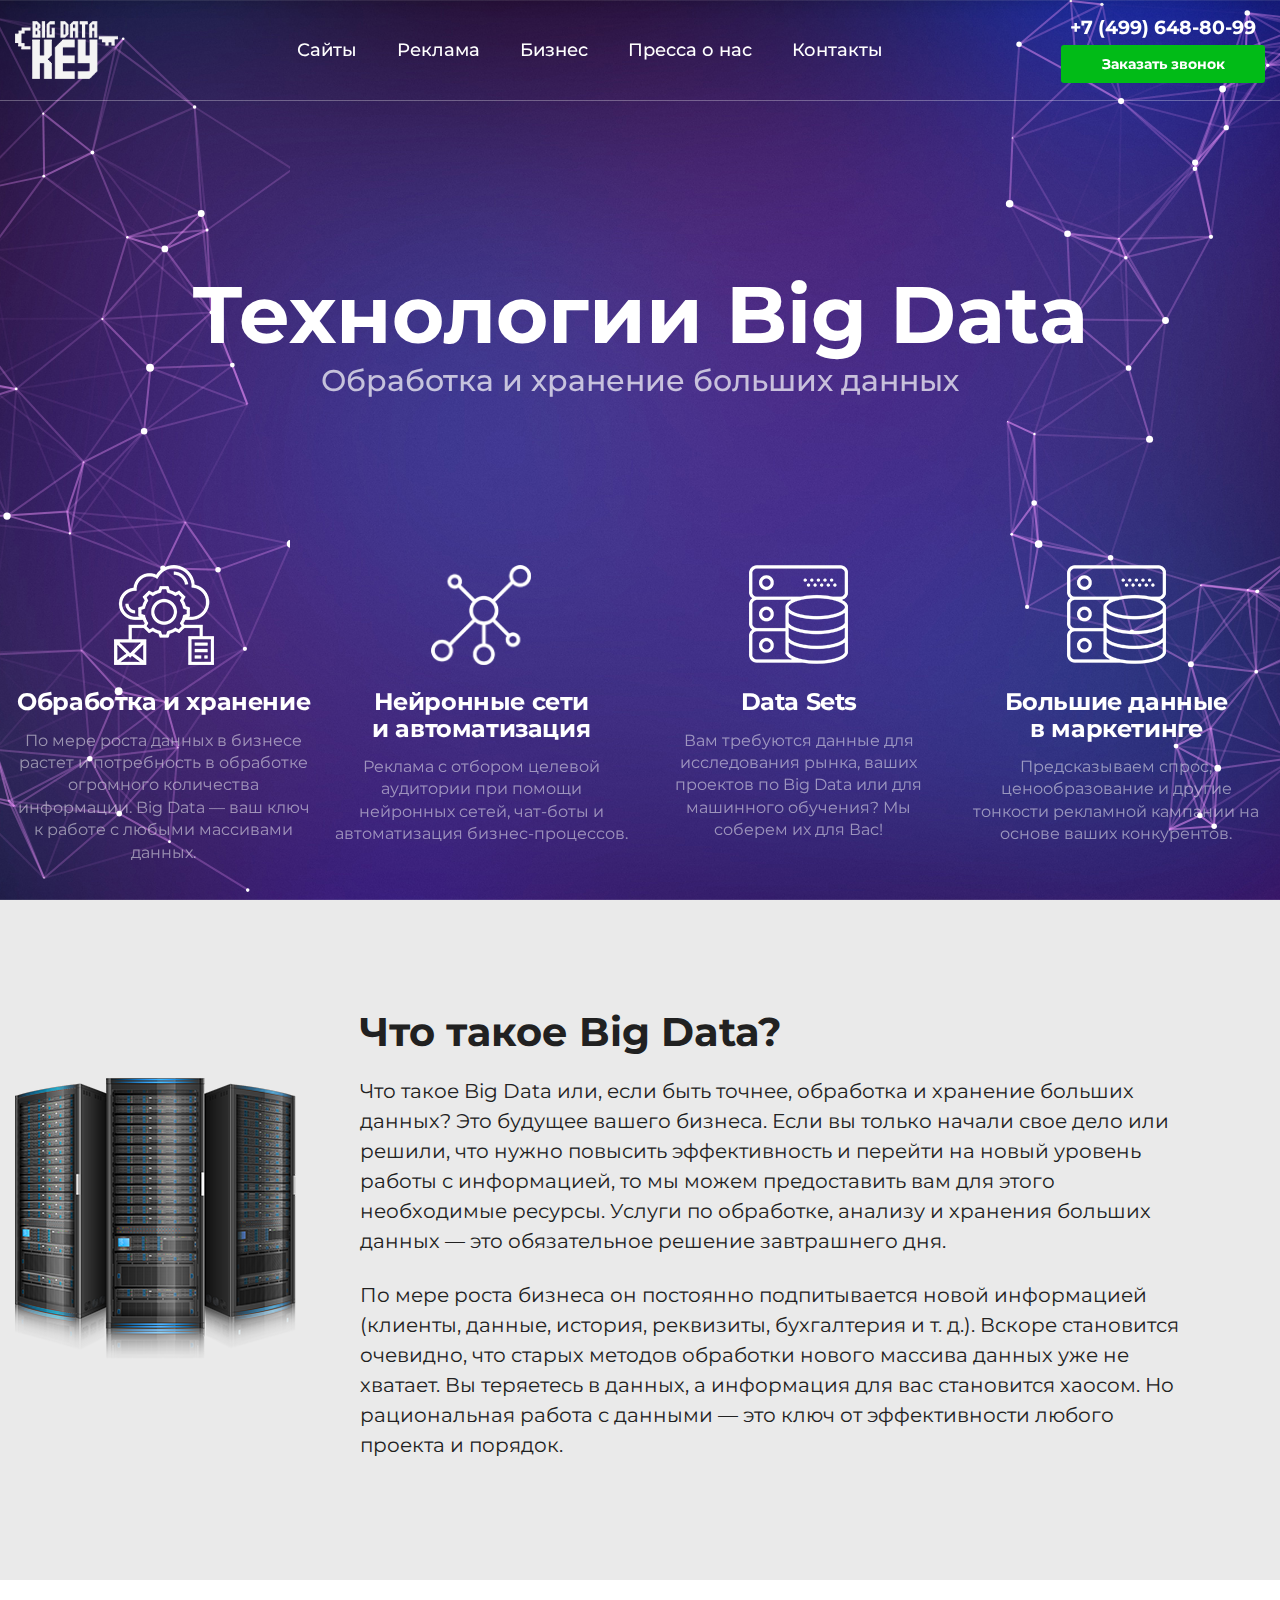
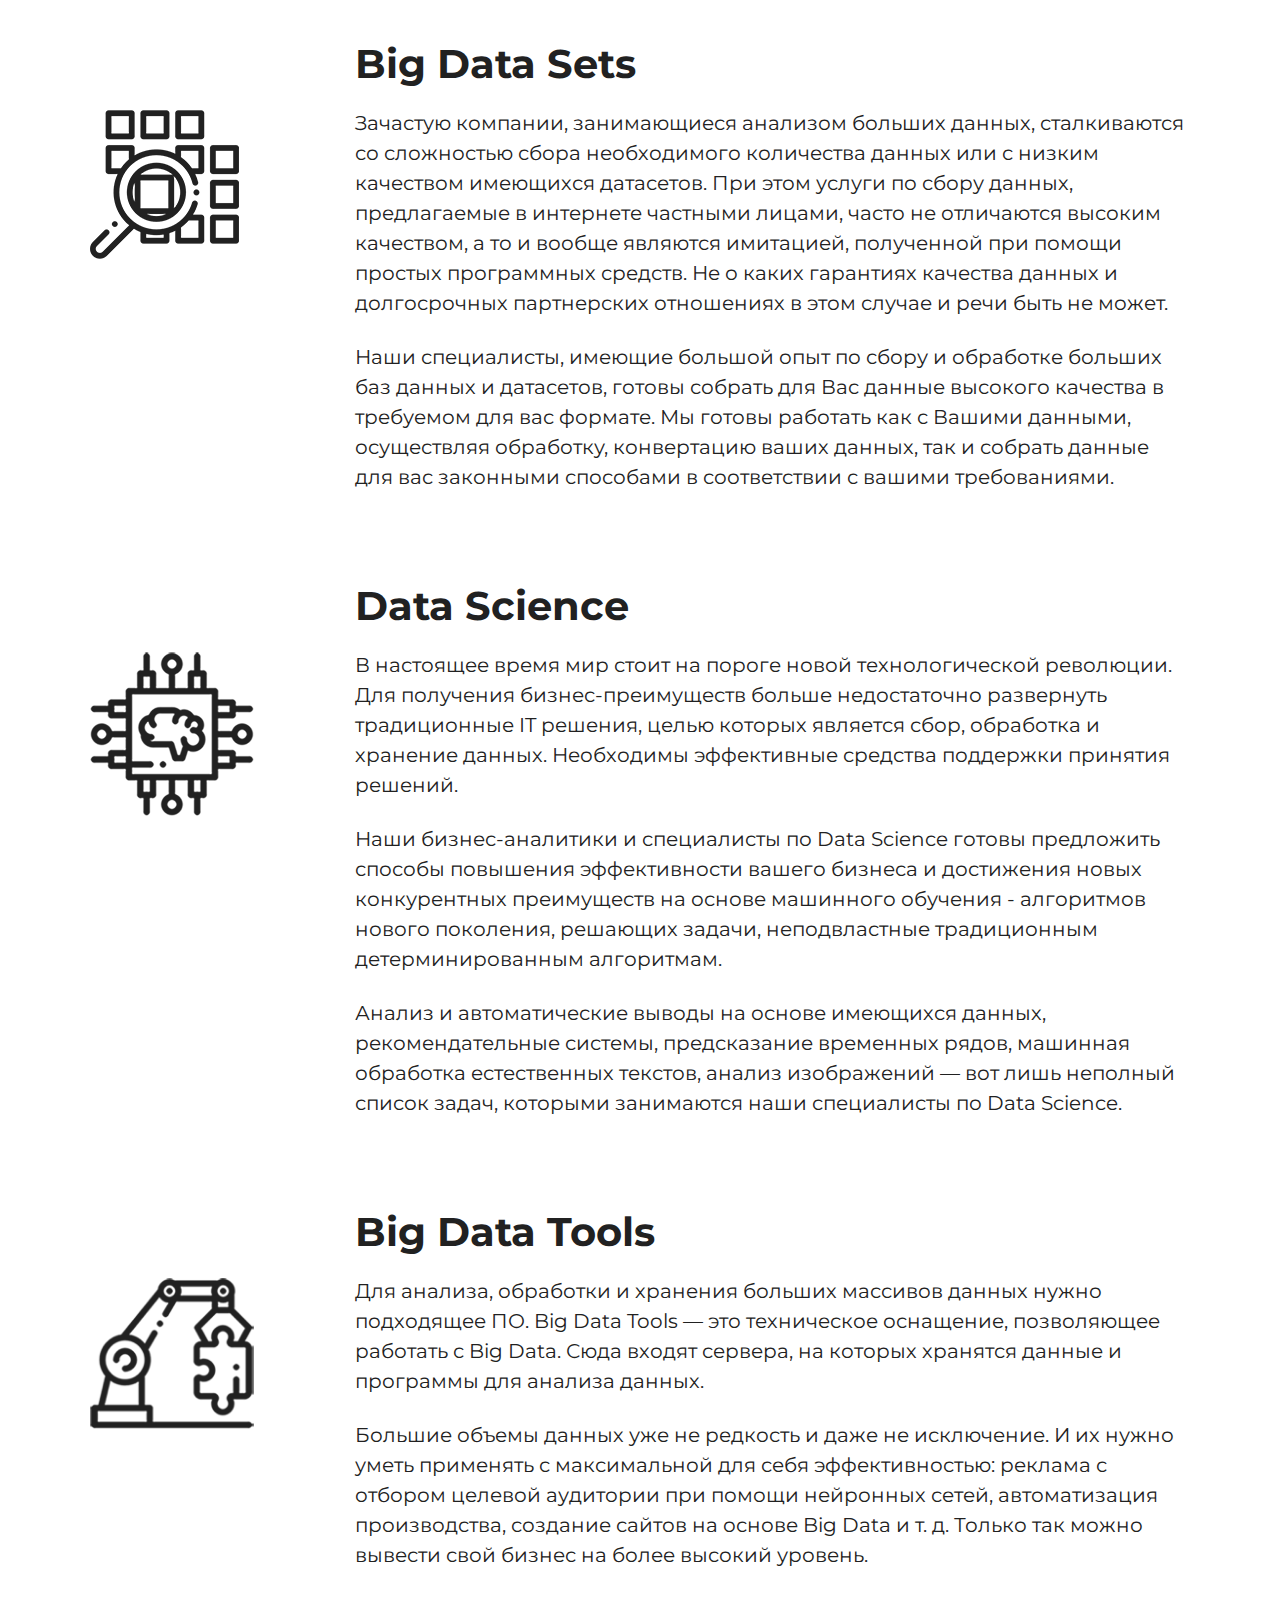
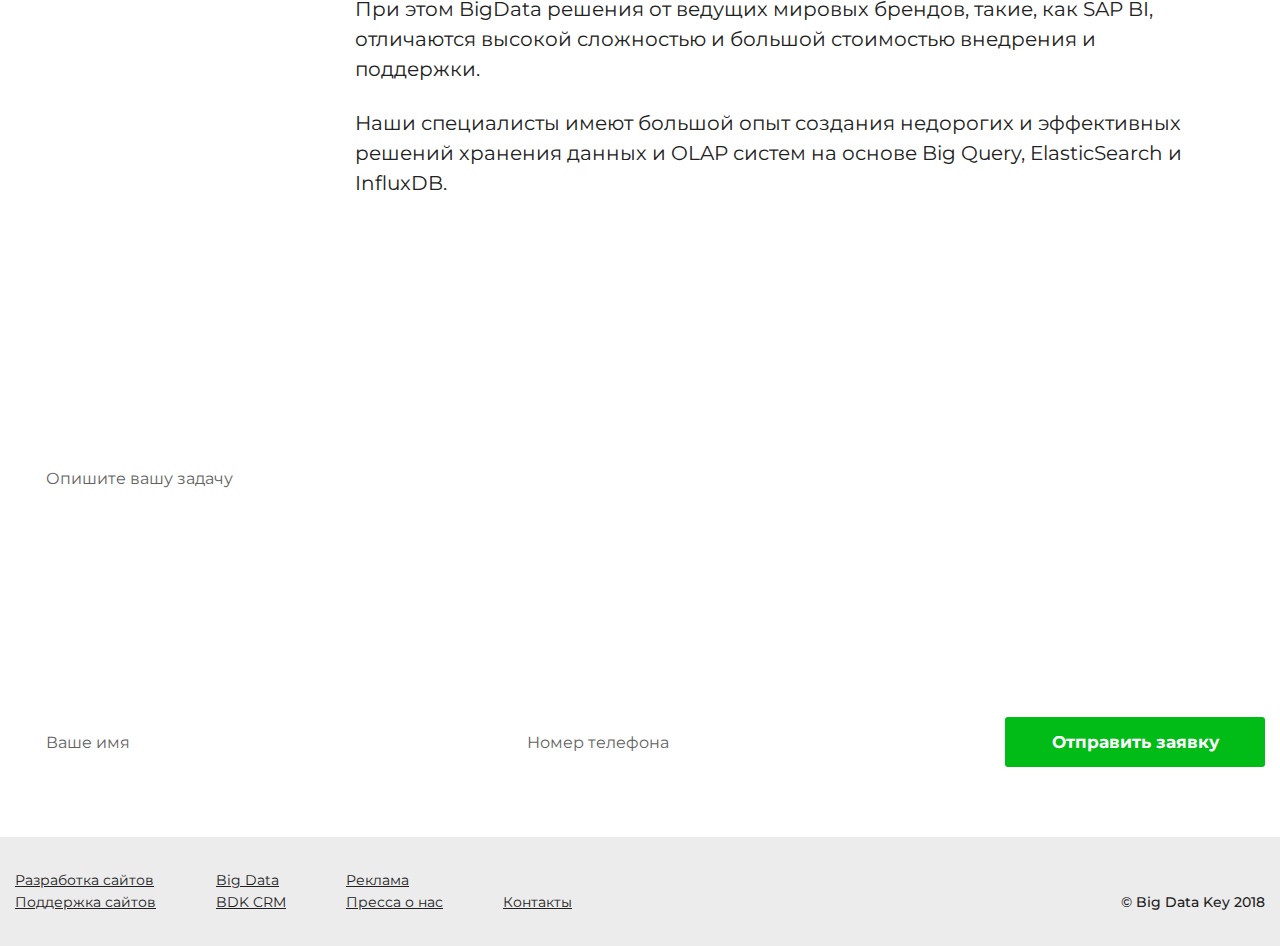
<file: big-data.html>
<!DOCTYPE html>
<html lang="Ru-ru">
<head>
    <meta charset="UTF-8">
    <title>Big Data Key</title>
    
    <meta http-equiv="x-ua-compatible" content="ie=edge,chrome=1"/>
    <meta name="viewport" content="width=device-width, initial-scale=1"/>
    <link rel="stylesheet" href="css/style.css"/>    
    
<!--
	<link rel="apple-touch-icon" sizes="57x57" href="/img/favicon/favicon/apple-icon-57x57.png">
    <link rel="apple-touch-icon" sizes="60x60" href="/img/favicon/apple-icon-60x60.png">
    <link rel="apple-touch-icon" sizes="72x72" href="/img/favicon/apple-icon-72x72.png">
    <link rel="apple-touch-icon" sizes="76x76" href="/img/favicon/apple-icon-76x76.png">
    <link rel="apple-touch-icon" sizes="114x114" href="/img/favicon/apple-icon-114x114.png">
    <link rel="apple-touch-icon" sizes="120x120" href="/img/favicon/apple-icon-120x120.png">
    <link rel="apple-touch-icon" sizes="144x144" href="/img/favicon/apple-icon-144x144.png">
    <link rel="apple-touch-icon" sizes="152x152" href="/img/favicon/apple-icon-152x152.png">
    <link rel="apple-touch-icon" sizes="180x180" href="/img/favicon/apple-icon-180x180.png">
    <link rel="icon" type="image/png" sizes="192x192"  href="/img/favicon/android-icon-192x192.png">
    <link rel="icon" type="image/png" sizes="32x32" href="/img/favicon/favicon-32x32.png">
    <link rel="icon" type="image/png" sizes="96x96" href="/img/favicon/favicon-96x96.png">
    <link rel="icon" type="image/png" sizes="16x16" href="/img/favicon/favicon-16x16.png">
    <link rel="manifest" href="/manifest.json">
    <meta name="msapplication-TileColor" content="#ffffff">
    <meta name="msapplication-TileImage" content="/img/favicon/ms-icon-144x144.png">
    <meta name="theme-color" content="#ffffff">
-->
    
    <meta name="description" content="Описание">
    <meta name="keywords" content="Ключевые слова через запятую" />

<!--
    <link rel="image_src" href="/img/og.jpg" />  
    
    <meta property="og:type" content="website / movie / book / blog / etc" />
    <meta property="og:url" content="http://site.ru" />
    
    <meta property="og:image" content="http://site.ru/img/og/og.jpg" />
    <meta property="og:image:type" content="image/jpeg" />
    <meta property="og:image:width" content="968">
    <meta property="og:image:height" content="504">
    
    <meta property="og:title" content="Заголовок для соцсети (ограничение в 65 символов)" />
    <meta property="og:description" content="Описание для соцсети" />
    <meta property="og:video" content="http://site.ru" />
    <meta property="og:locale" content="ru_RU / en_GB / de_DE / etc." />
    <meta property="og:site_name" content="site.ru" />

    <meta name="twitter:card" content="summary"/>
    <meta name="twitter:site" content="site.ru"/>
    <meta name="twitter:title" content="Заголовок">
    <meta name="twitter:description" content="Описание"/>
    <meta name="twitter:creator" content="Автор"/>
    <meta name="twitter:image:src" content="https://site.com/img/twitter.png"/>
    <meta name="twitter:domain" content="http://site.ru"/>
-->

	<meta name="theme-color" content="#8753fc">
	<meta name="msapplication-navbutton-color" content="#8753fc">
	<meta name="apple-mobile-web-app-status-bar-style" content="#8753fc">
</head>
<body class="set-1">
    <!--[if lt IE 8]>
        <p class="browserhappy">
            Ваш браузер <strong>устарел</strong>. Пожалуйста <a href="https://browsehappy.com/"  target="_blank">обновите</a>.
        </p>
    <![endif]-->
	<div class="wrapper">        
        <header class="header" id="js-header">
            <div class="container">
                <div class="header__wrap">
                    <a href="/" class="header__logo"><img src="img/big_data_key.png" alt="Big Data Key"></a>
                    <nav class="main-menu">
                        <ul>
                            <li>
                            	<div>Сайты</div>
                            	<div class="main-menu__sub">
									<ul>
										<li><a href="web.html">Разработка</a></li>
										<li><a href="support.html">Поддержка</a></li>
									</ul>
                            	</div>
                            </li>
                            <li><a href="advertising.html">Реклама</a></li>
                            <li>
                            	<div>Бизнес</div>
                            	<div class="main-menu__sub" class="active">
									<ul>
										<li><a href="big-data.html" class="active">Big Data</a></li>
                            			<li><a href="crm.html">BDK CRM</a></li>
									</ul>
                            	</div>
                            </li>                            
                            <li><a href="pressa.html">Пресса о нас</a></li>
                            <li><a href="contacts.html">Контакты</a></li>
                        </ul>
                    </nav>
                    <div class="header__bar">
                        <a href="tel:+74996488099" class="header__bar-tel">+7 (499) 648-80-99</a>
                        <button class="btn btn--blue header__bar-btn js-order-btn"><span>Заказать звонок</span></button>
                        <button class="btn mob-menu-btn js-mob-menu-btn"><span></span>
                        <span></span>
                        <span></span></button>
                    </div>
                </div>
            </div>
        </header>
        <header class="header-mob" id="js-header-mob">
            <div class="container">
                <div class="header__wrap">
                    <a href="/" class="header-mob__logo"><img src="img/logo1.png" alt="Big Data Key"></a>
                    <nav class="main-menu" id="js-mob-menu">
                        <ul>
                            <li>
                            	<div>Сайты</div>
                            	<div class="main-menu__sub">
									<ul>
										<li><a href="web.html">Разработка</a></li>
										<li><a href="support.html">Поддержка</a></li>
									</ul>
                            	</div>
                            </li>
                            <li><a href="advertising.html">Реклама</a></li>
                            <li>
                            	<div>Бизнес</div>
                            	<div class="main-menu__sub" class="active">
									<ul>
										<li><a href="big-data.html" class="active">Big Data</a></li>
                            			<li><a href="crm.html">BDK CRM</a></li>
									</ul>
                            	</div>
                            </li>                            
                            <li><a href="pressa.html">Пресса о нас</a></li>
                            <li><a href="contacts.html">Контакты</a></li>
                        </ul>
                    </nav>
                    <div class="header-mob__bar">
                        <a href="tel:+74996488099" class="header-mob__bar-tel">+7 (499) 648-80-99</a>
                        <button class="btn mob-menu-btn js-mob-menu-btn"><span></span>
                        <span></span>
                        <span></span></button>
                    </div>
                </div>
            </div>
        </header>
        <main class="main">
            <section class="bd-main">
                <div class="particles-js particles-js__left" id="particles-js"></div>
                <div class="particles-js particles-js__right" id="particles-js-2"></div>

                <div class="container">
                    <div class="bd-main__wrap">
                        <div class="bd-main__middle">
                            <h1 class="bd-main__title">Технологии Big Data</h1>
                            <div class="bd-main__subtitle">Обработка и хранение больших данных</div>
                        </div>
                        <div class="bd-main__icns">
                            <div class="bd-main__icn">
                                <div class="bd-main__icn-img"><img src="img/big-date/icn-1.png" alt=""></div>
                                <div class="bd-main__icn-title">Обработка и хранение</div>
                                <div class="bd-main__icn-txt">По мере роста данных в бизнесе растет и потребность в обработке огромного количества информации. Big Data — ваш ключ к работе с любыми массивами данных.</div>
                            </div>
                            <div class="bd-main__icn">
                                <div class="bd-main__icn-img"><img src="img/big-date/icn-2.png" alt=""></div>
                                <div class="bd-main__icn-title">Нейронные сети <br>и автоматизация</div>
                                <div class="bd-main__icn-txt">Реклама с отбором целевой аудитории при помощи нейронных сетей, чат-боты и автоматизация бизнес-процессов.</div>
                            </div>
                            <div class="bd-main__icn">
                                <div class="bd-main__icn-img"><img src="img/big-date/icn-3.png" alt=""></div>
                                <div class="bd-main__icn-title">Data Sets</div>
                                <div class="bd-main__icn-txt">Вам требуются данные для исследования рынка, ваших проектов по Big Data или для машинного обучения? Мы соберем их для Вас!</div>
                            </div>
                            <div class="bd-main__icn">
                                <div class="bd-main__icn-img"><img src="img/big-date/icn-4.png" alt=""></div>
                                <div class="bd-main__icn-title">Большие данные <br>в маркетинге</div>
                                <div class="bd-main__icn-txt">Предсказываем спрос, ценообразование и другие тонкости рекламной кампании на основе ваших конкурентов.</div>
                            </div>
                        </div>
                    </div>
                </div>
            </section>
            <section class="bd-what">
            	<div class="container">
            		<div class="bd-list__item">
                         <div class="bd-list__item-icn"><img src="img/big-date/pic.png" alt=""></div>
                         <div class="bd-list__item-main">
                             <h2 class="bd-list__item-title">Что такое Big Data?</h2>
                             <div class="bd-list__item-txt">
                                 <p>Что такое Big Data или, если быть точнее, обработка и хранение больших данных? Это будущее вашего бизнеса. Если вы только начали свое дело или решили, что нужно повысить эффективность и перейти на новый уровень работы с информацией, то мы можем предоставить вам для этого необходимые ресурсы. Услуги по обработке, анализу и хранения больших данных — это обязательное решение завтрашнего дня.</p>
                                 <p>По мере роста бизнеса он постоянно подпитывается новой информацией (клиенты, данные, история, реквизиты, бухгалтерия и т. д.). Вскоре становится очевидно, что старых методов обработки нового массива данных уже не хватает. Вы теряетесь в данных, а информация для вас становится хаосом. Но рациональная работа с данными — это ключ от эффективности любого проекта и порядок.</p>
                             </div>
                         </div>
                     </div>
				</div>
			</section>
            <section class="bd-list">
                <div class="container">
                    <div class="bd-list__wrap">
                        <div class="bd-list__item">
                            <div class="bd-list__item-icn"><img src="img/big-date/icn-5.png" alt=""></div>
                            <div class="bd-list__item-main">
                                <h2 class="bd-list__item-title">Big Data Sets</h2>
                                <div class="bd-list__item-txt">
                                    <p>Зачастую компании, занимающиеся анализом больших данных, сталкиваются со сложностью сбора необходимого количества данных или с низким качеством имеющихся датасетов. При этом услуги по сбору данных, предлагаемые в интернете частными лицами, часто не отличаются высоким качеством, а то и вообще являются имитацией, полученной при помощи простых программных средств. Не о каких гарантиях качества данных и долгосрочных партнерских отношениях в этом случае и речи быть не может.</p>
                                    <p>Наши специалисты, имеющие большой опыт по сбору и обработке больших баз данных и датасетов, готовы собрать для Вас данные высокого качества в требуемом для вас формате. Мы готовы работать как с Вашими данными, осуществляя обработку, конвертацию ваших данных, так и собрать данные для вас законными способами в соответствии с вашими требованиями.</p>
                                </div>
                            </div>
                        </div>
                        <div class="bd-list__item">
                            <div class="bd-list__item-icn"><img src="img/big-date/icn-6.png" alt=""></div>
                            <div class="bd-list__item-main">
                                <h2 class="bd-list__item-title">Data Science</h2>
                                <div class="bd-list__item-txt">
                                    <p>В настоящее время мир стоит на пороге новой технологической революции. Для получения бизнес-преимуществ больше недостаточно развернуть традиционные IT решения, целью которых является сбор, обработка и хранение данных. Необходимы эффективные средства поддержки принятия решений.</p>
                                    <p>Наши бизнес-аналитики и специалисты по Data Science готовы предложить способы повышения эффективности вашего бизнеса и достижения новых конкурентных преимуществ на основе машинного обучения - алгоритмов нового поколения, решающих задачи, неподвластные традиционным детерминированным алгоритмам.</p>
                                    <p>Анализ и автоматические выводы на основе имеющихся данных, рекомендательные системы, предсказание временных рядов, машинная обработка естественных текстов, анализ изображений — вот лишь неполный список задач, которыми занимаются наши специалисты по Data Science.</p>
                                </div>
                            </div>
                        </div>
                        <div class="bd-list__item">
                            <div class="bd-list__item-icn"><img src="img/big-date/icn-7.png" alt=""></div>
                            <div class="bd-list__item-main">
                                <h2 class="bd-list__item-title">Big Data Tools</h2>
                                <div class="bd-list__item-txt">
                                    <p>Для анализа, обработки и хранения больших массивов данных нужно подходящее ПО. Big Data Tools — это техническое оснащение, позволяющее работать с Big Data. Сюда входят сервера, на которых хранятся данные и программы для анализа данных.</p>
                                    <p>Большие объемы данных уже не редкость и даже не исключение. И их нужно уметь применять с максимальной для себя эффективностью: реклама с отбором целевой аудитории при помощи нейронных сетей, автоматизация производства, создание сайтов на основе Big Data и т. д. Только так можно вывести свой бизнес на более высокий уровень.</p>
                                    <p>При этом BigData решения от ведущих мировых брендов, такие, как SAP BI, отличаются высокой сложностью и большой стоимостью внедрения и поддержки.</p>
                                    <p>Наши специалисты имеют большой опыт создания недорогих и эффективных решений хранения данных и OLAP систем на основе Big Query, ElasticSearch и InfluxDB.</p>
                                </div>
                            </div>
                        </div>
                    </div>
                </div>
            </section>
            <section class="bd-form">
                <div class="container">
                    <h2 class="sec__title">Закажите решение Big Data для вашего бизнеса</h2>
                    <div class="main-form main-form--white">
                        <form action="php/mail.php" method="post" class="main-form__form js-form-val" name="main_form" id="main-form">
                            <textarea name="text" class="main-form__input main-form__textarea js-val" placeholder="Опишите вашу задачу"></textarea>
                            <div class="main-form__group">                                
                                <input type="hidden" name="project_name" value="BigDATAkey">
                                <input type="hidden" name="form_subject" value="BigDATAkey - Закажите решение Big Data для вашего бизнеса">
                                <input type="text" class="main-form__input js-val" name="name" placeholder="Ваше имя">
                                <input type="tel" class="main-form__input js-mask js-val" name="tel" placeholder="Номер телефона">
                            </div>
                            <button class="btn btn--orange main-form__submit" type="submit">Отправить заявку</button>
                        </form>
                    </div>
                </div>
            </section>
        </main>
        <footer class="footer">
        	<div class="container">
        		<div class="footer__wrap">
        			<nav class="footer__nav">
        				<div class="footer__nav-col">
        					<a href="web.html">Разработка сайтов</a>
        					<a href="support.html">Поддержка сайтов</a>
        				</div>
        				<div class="footer__nav-col">
        					<a href="big-data.html">Big Data</a>
        					<a href="crm.html">BDK CRM</a>
        				</div>
        				<div class="footer__nav-col">
        					<a href="advertising.html">Реклама</a>
        					<a href="pressa.html">Пресса о нас</a>
        				</div>
        				<div class="footer__nav-col">
        					<a href="contacts.html">Контакты</a>
        				</div>
        			</nav>
        			<div class="footer__copyright">© Big Data Key 2018</div>
        		</div>
        	</div>
        </footer>
        <div class="popup" id="js-order-popup">
            <div class="popup__overlay js-order-btn"></div>
            <div class="popup__main" id="js-order-main">
                <button class="btn popup__close js-order-btn" title="Закрыть">Закрыть</button>
                <h2 class="popup__title">Заказать звонок</h2>
                <form action="php/mail.php" method="post" name="order" class="form popup__form js-form-val js-order">
                    <input type="hidden" name="project_name" value="BigDATAkey">
                    <input type="hidden" name="form_subject" value="BigDATAkey - новая заявка">
                    <input type="text" name="name" class="input popup__input js-val" placeholder="Ваше имя">
                    <input type="tel" name="tel" class="input popup__input js-mask js-val" placeholder="Номер телефона">
                    <button class="btn btn--red popup__submit" type="submit">Отправить заявку</button>
                </form>
            </div>
        </div>
        <div class="popup" id="js-popup-ready">
            <div class="popup__overlay js-popup-ready-btn"></div>
            <div class="popup__main" id="js-order-main">
                <button class="btn popup__close js-popup-ready-btn" title="Закрыть">Закрыть</button>
                <h2 class="popup__ready">Ваша заявка была <br>принята</h2>
            </div>
        </div>
	</div>
	<!--jQuery-->
	<script src="js/vendors/jquery.min.js"></script>
	<!--slick-->
	<script src="js/vendors/slick.min.js"></script>
	<!--maskedinput-->
	<script src="js/vendors/jquery.maskedinput.min.js"></script>
	<!--maskedinput-->
	<script src="js/vendors/particles.min.js"></script>
	<!--device-->
	<script src="js/vendors/device.min.js"></script>
	<!--init-->
	<script src="js/jquery.init.js"></script>	
	<!--my scripts-->
	<script src="js/jquery.main.js"></script>
</body>
</html>
</file>
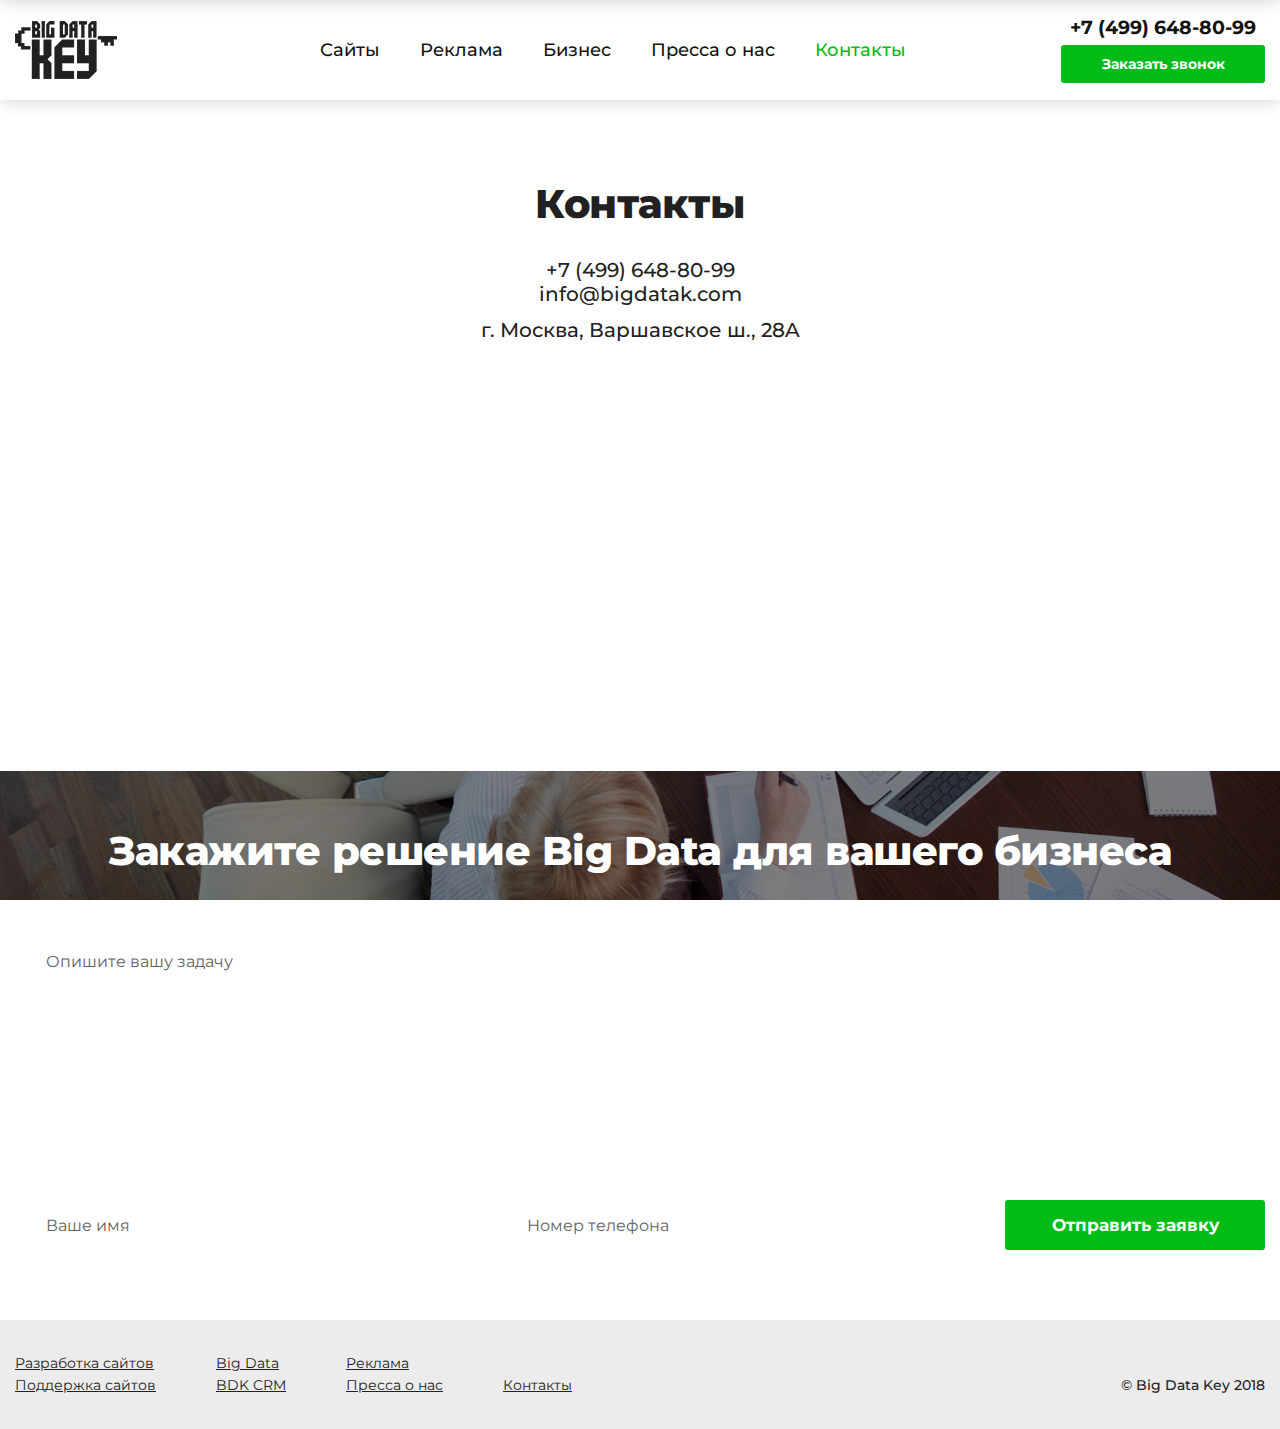
<file: contacts.html>
<!DOCTYPE html>
<html lang="Ru-ru">
<head>
    <meta charset="UTF-8">
    <title>Big Data Key</title>
    
    <meta http-equiv="x-ua-compatible" content="ie=edge,chrome=1"/>
    <meta name="viewport" content="width=device-width, initial-scale=1"/>
    <link rel="stylesheet" href="css/style.css"/>    
    
<!--
	<link rel="apple-touch-icon" sizes="57x57" href="/img/favicon/favicon/apple-icon-57x57.png">
    <link rel="apple-touch-icon" sizes="60x60" href="/img/favicon/apple-icon-60x60.png">
    <link rel="apple-touch-icon" sizes="72x72" href="/img/favicon/apple-icon-72x72.png">
    <link rel="apple-touch-icon" sizes="76x76" href="/img/favicon/apple-icon-76x76.png">
    <link rel="apple-touch-icon" sizes="114x114" href="/img/favicon/apple-icon-114x114.png">
    <link rel="apple-touch-icon" sizes="120x120" href="/img/favicon/apple-icon-120x120.png">
    <link rel="apple-touch-icon" sizes="144x144" href="/img/favicon/apple-icon-144x144.png">
    <link rel="apple-touch-icon" sizes="152x152" href="/img/favicon/apple-icon-152x152.png">
    <link rel="apple-touch-icon" sizes="180x180" href="/img/favicon/apple-icon-180x180.png">
    <link rel="icon" type="image/png" sizes="192x192"  href="/img/favicon/android-icon-192x192.png">
    <link rel="icon" type="image/png" sizes="32x32" href="/img/favicon/favicon-32x32.png">
    <link rel="icon" type="image/png" sizes="96x96" href="/img/favicon/favicon-96x96.png">
    <link rel="icon" type="image/png" sizes="16x16" href="/img/favicon/favicon-16x16.png">
    <link rel="manifest" href="/manifest.json">
    <meta name="msapplication-TileColor" content="#ffffff">
    <meta name="msapplication-TileImage" content="/img/favicon/ms-icon-144x144.png">
    <meta name="theme-color" content="#ffffff">
-->
    
    <meta name="description" content="Описание">
    <meta name="keywords" content="Ключевые слова через запятую" />

<!--
    <link rel="image_src" href="/img/og.jpg" />  
    
    <meta property="og:type" content="website / movie / book / blog / etc" />
    <meta property="og:url" content="http://site.ru" />
    
    <meta property="og:image" content="http://site.ru/img/og/og.jpg" />
    <meta property="og:image:type" content="image/jpeg" />
    <meta property="og:image:width" content="968">
    <meta property="og:image:height" content="504">
    
    <meta property="og:title" content="Заголовок для соцсети (ограничение в 65 символов)" />
    <meta property="og:description" content="Описание для соцсети" />
    <meta property="og:video" content="http://site.ru" />
    <meta property="og:locale" content="ru_RU / en_GB / de_DE / etc." />
    <meta property="og:site_name" content="site.ru" />

    <meta name="twitter:card" content="summary"/>
    <meta name="twitter:site" content="site.ru"/>
    <meta name="twitter:title" content="Заголовок">
    <meta name="twitter:description" content="Описание"/>
    <meta name="twitter:creator" content="Автор"/>
    <meta name="twitter:image:src" content="https://site.com/img/twitter.png"/>
    <meta name="twitter:domain" content="http://site.ru"/>
-->

	<meta name="theme-color" content="#8753fc">
	<meta name="msapplication-navbutton-color" content="#8753fc">
	<meta name="apple-mobile-web-app-status-bar-style" content="#8753fc">
</head>
<body class="set-1">
    <!--[if lt IE 8]>
        <p class="browserhappy">
            Ваш браузер <strong>устарел</strong>. Пожалуйста <a href="https://browsehappy.com/"  target="_blank">обновите</a>.
        </p>
    <![endif]-->
	<div class="wrapper">        
        <header class="header header--white" id="js-header">
            <div class="container">
                <div class="header__wrap">
                    <a href="/" class="header-mob__logo"><img src="img/logo-black.png" alt="Big Data Key"></a>
                    <nav class="main-menu">
                        <ul>
                            <li>
                            	<div>Сайты</div>
                            	<div class="main-menu__sub">
									<ul>
										<li><a href="web.html">Разработка</a></li>
										<li><a href="support.html">Поддержка</a></li>
									</ul>
                            	</div>
                            </li>
                            <li><a href="advertising.html">Реклама</a></li>
                            <li>
                            	<div>Бизнес</div>
                            	<div class="main-menu__sub">
									<ul>
										<li><a href="big-data.html">Big Data</a></li>
                            			<li><a href="crm.html">BDK CRM</a></li>
									</ul>
                            	</div>
                            </li>                            
                            <li><a href="pressa.html">Пресса о нас</a></li>
                            <li><a href="contacts.html" class="active">Контакты</a></li>
                        </ul>
                    </nav>
                    <div class="header__bar">
                        <a href="tel:+74996488099" class="header__bar-tel">+7 (499) 648-80-99</a>
                        <button class="btn btn--blue header__bar-btn js-order-btn"><span>Заказать звонок</span></button>
                        <button class="btn mob-menu-btn js-mob-menu-btn"><span></span>
                        <span></span>
                        <span></span></button>
                    </div>
                </div>
            </div>
        </header>
        <header class="header-mob" id="js-header-mob">
            <div class="container">
                <div class="header__wrap">
                    <a href="/" class="header-mob__logo"><img src="img/logo1.png" alt="Big Data Key"></a>
                    <nav class="main-menu" id="js-mob-menu">
                        <ul>
                            <li>
                            	<div>Сайты</div>
                            	<div class="main-menu__sub">
									<ul>
										<li><a href="web.html">Разработка</a></li>
										<li><a href="support.html">Поддержка</a></li>
									</ul>
                            	</div>
                            </li>
                            <li><a href="advertising.html">Реклама</a></li>
                            <li>
                            	<div>Бизнес</div>
                            	<div class="main-menu__sub">
									<ul>
										<li><a href="big-data.html">Big Data</a></li>
                            			<li><a href="crm.html">BDK CRM</a></li>
									</ul>
                            	</div>
                            </li>                            
                            <li><a href="pressa.html">Пресса о нас</a></li>
                            <li><a href="contacts.html" class="active">Контакты</a></li>
                        </ul>
                    </nav>
                    <div class="header-mob__bar">
                        <a href="tel:+74996488099" class="header-mob__bar-tel">+7 (499) 648-80-99</a>
                        <button class="btn mob-menu-btn js-mob-menu-btn"><span></span>
                        <span></span>
                        <span></span></button>
                    </div>
                </div>
            </div>
        </header>
        <main class="main">
           
            <section class="sec contacts">
                <div class="container">
                    <h2 class="sec__title contacts__title">Контакты</h2> 
                    <div class="contacts__main">
                        <a href="tel:+74996488099">+7 (499) 648-80-99</a><br>
                        <a href="mailto:info@bigdatak.com">info@bigdatak.com</a>
                        <div class="contacts__address">г. Москва, Варшавское ш., 28A</div>
                    </div>                       
                </div>
                <div class="map" id="map"></div>
            </section>

            <section class="bd-form">
                <div class="container">
                    <h2 class="sec__title">Закажите решение Big Data для вашего бизнеса</h2>
                    <div class="main-form main-form--white">
                        <form action="php/mail.php" method="post" class="main-form__form js-form-val" name="main_form" id="main-form">
                            <textarea name="text" class="main-form__input main-form__textarea js-val" placeholder="Опишите вашу задачу"></textarea>
                            <div class="main-form__group">                                
                                <input type="hidden" name="project_name" value="BigDATAkey">
                                <input type="hidden" name="form_subject" value="BigDATAkey - Закажите решение Big Data для вашего бизнеса">
                                <input type="text" class="main-form__input js-val" name="name" placeholder="Ваше имя">
                                <input type="tel" class="main-form__input js-mask js-val" name="tel" placeholder="Номер телефона">
                            </div>
                            <button class="btn btn--orange main-form__submit" type="submit">Отправить заявку</button>
                        </form>
                    </div>
                </div>
            </section>
        </main>
        <footer class="footer">
        	<div class="container">
        		<div class="footer__wrap">
        			<nav class="footer__nav">
        				<div class="footer__nav-col">
        					<a href="web.html">Разработка сайтов</a>
        					<a href="support.html">Поддержка сайтов</a>
        				</div>
        				<div class="footer__nav-col">
        					<a href="big-data.html">Big Data</a>
        					<a href="crm.html">BDK CRM</a>
        				</div>
        				<div class="footer__nav-col">
        					<a href="advertising.html">Реклама</a>
        					<a href="pressa.html">Пресса о нас</a>
        				</div>
        				<div class="footer__nav-col">
        					<a href="contacts.html">Контакты</a>
        				</div>
        			</nav>
        			<div class="footer__copyright">© Big Data Key 2018</div>
        		</div>
        	</div>
        </footer>
        <div class="popup" id="js-order-popup">
            <div class="popup__overlay js-order-btn"></div>
            <div class="popup__main" id="js-order-main">
                <button class="btn popup__close js-order-btn" title="Закрыть">Закрыть</button>
                <h2 class="popup__title">Заказать звонок</h2>
                <form action="php/mail.php" method="post" name="order" class="form popup__form js-form-val js-order">
                    <input type="hidden" name="project_name" value="BigDATAkey">
                    <input type="hidden" name="form_subject" value="BigDATAkey - новая заявка">
                    <input type="text" name="name" class="input popup__input js-val" placeholder="Ваше имя">
                    <input type="tel" name="tel" class="input popup__input js-mask js-val" placeholder="Номер телефона">
                    <button class="btn btn--red popup__submit" type="submit">Отправить заявку</button>
                </form>
            </div>
        </div>
        <div class="popup" id="js-popup-ready">
            <div class="popup__overlay js-popup-ready-btn"></div>
            <div class="popup__main" id="js-order-main">
                <button class="btn popup__close js-popup-ready-btn" title="Закрыть">Закрыть</button>
                <h2 class="popup__ready">Ваша заявка была <br>принята</h2>
            </div>
        </div>
	</div>
	<!--jQuery-->
	<script src="js/vendors/jquery.min.js"></script>
	<!--slick-->
	<script src="js/vendors/slick.min.js"></script>
	<!--maskedinput-->
	<script src="js/vendors/jquery.maskedinput.min.js"></script>
	<!--device-->
	<script src="js/vendors/device.min.js"></script>
	<!--init-->
	<script src="js/jquery.init.js"></script>	
	<!--my scripts-->
	<script src="js/jquery.main.js"></script>
	<!--карты-->
	<script src="https://api-maps.yandex.ru/2.1/?lang=ru_RU" type="text/javascript"></script>
    <script>
        ymaps.ready(init);
        var map;						
        function init(){     
            map = new ymaps.Map("map", {
                center: [55.682595, 37.617910],
                zoom: 16,
                controls: []
            });
            map.behaviors.disable('scrollZoom');
            placemark = new ymaps.Placemark(
                [55.682595, 37.617910],
                { 
                    iconCaption: 'Варшавское ш., 28A',
                    balloonContent: 'Варшавское ш., 28A'
                },
                {
                    preset: 'islands#redDotIconWithCaption'
                }
            );
            map.geoObjects.add(placemark);
        };        
    </script>
</body>
</html>
</file>
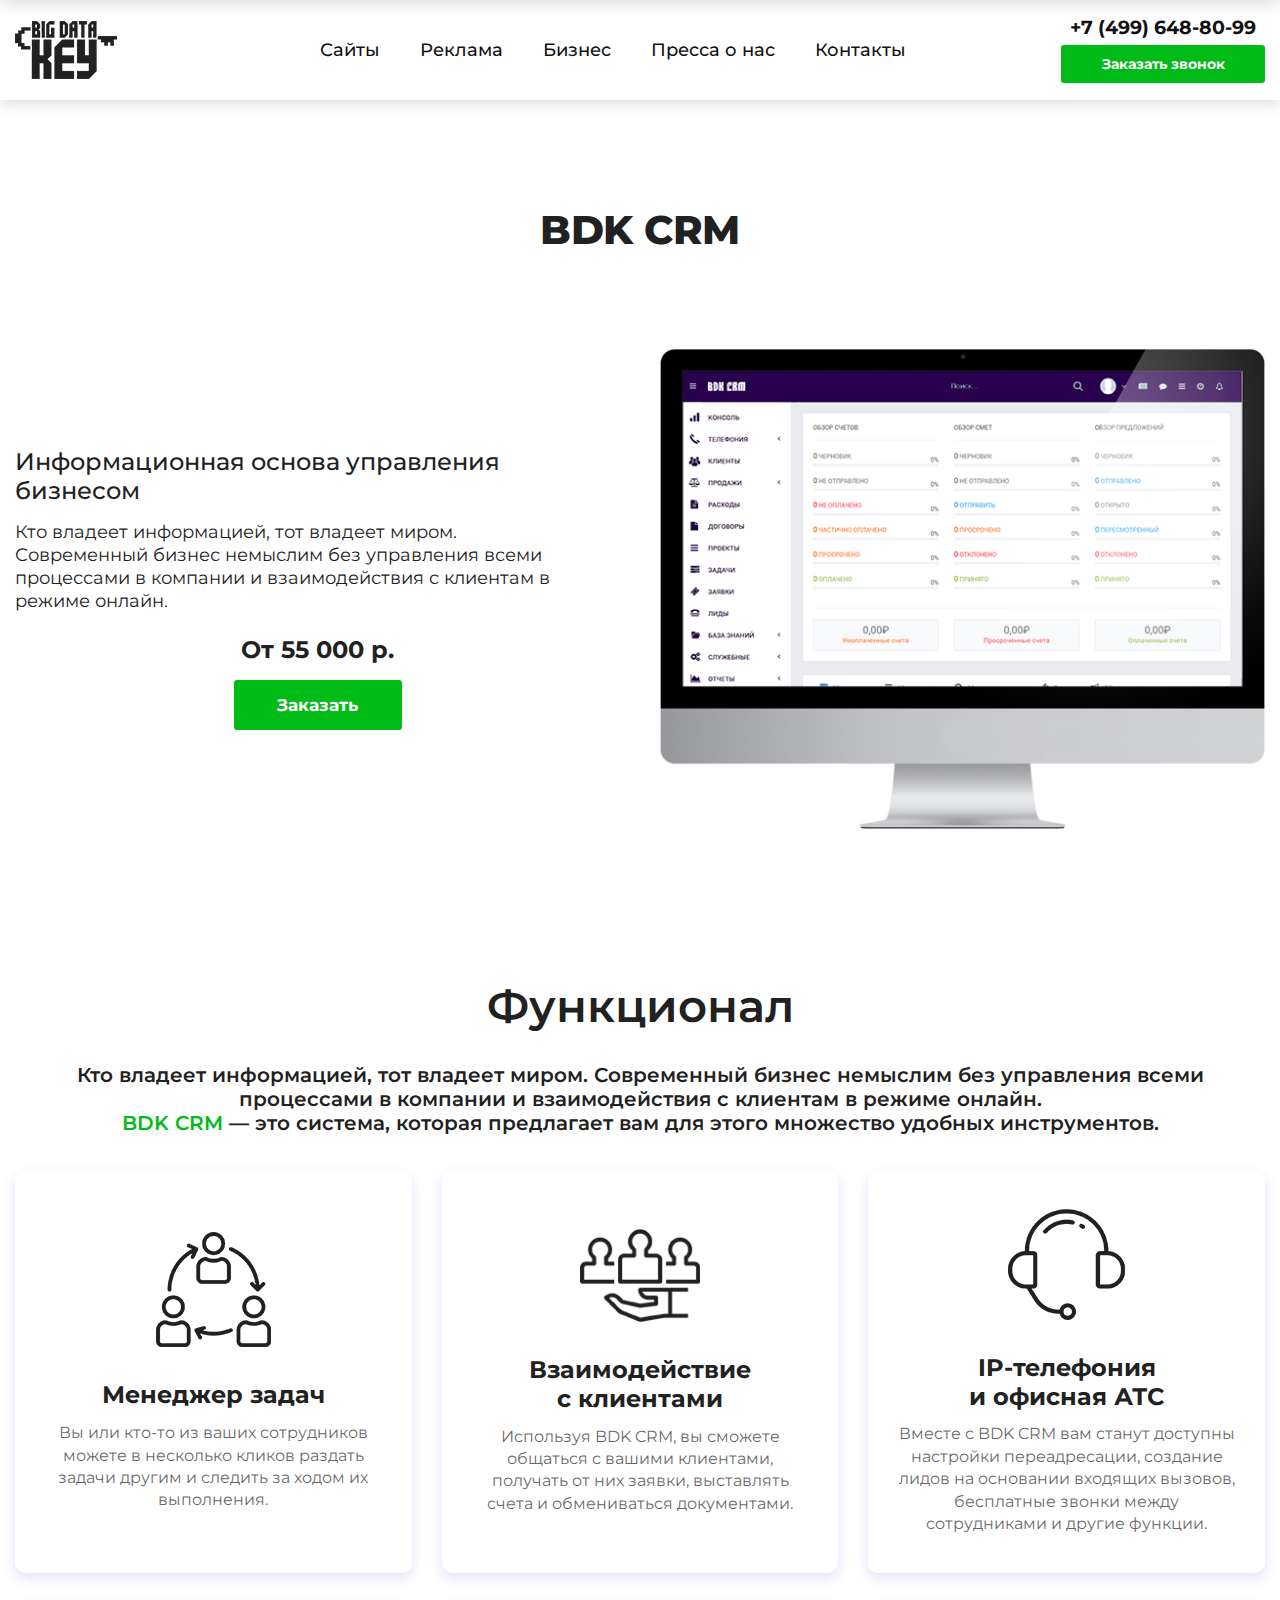
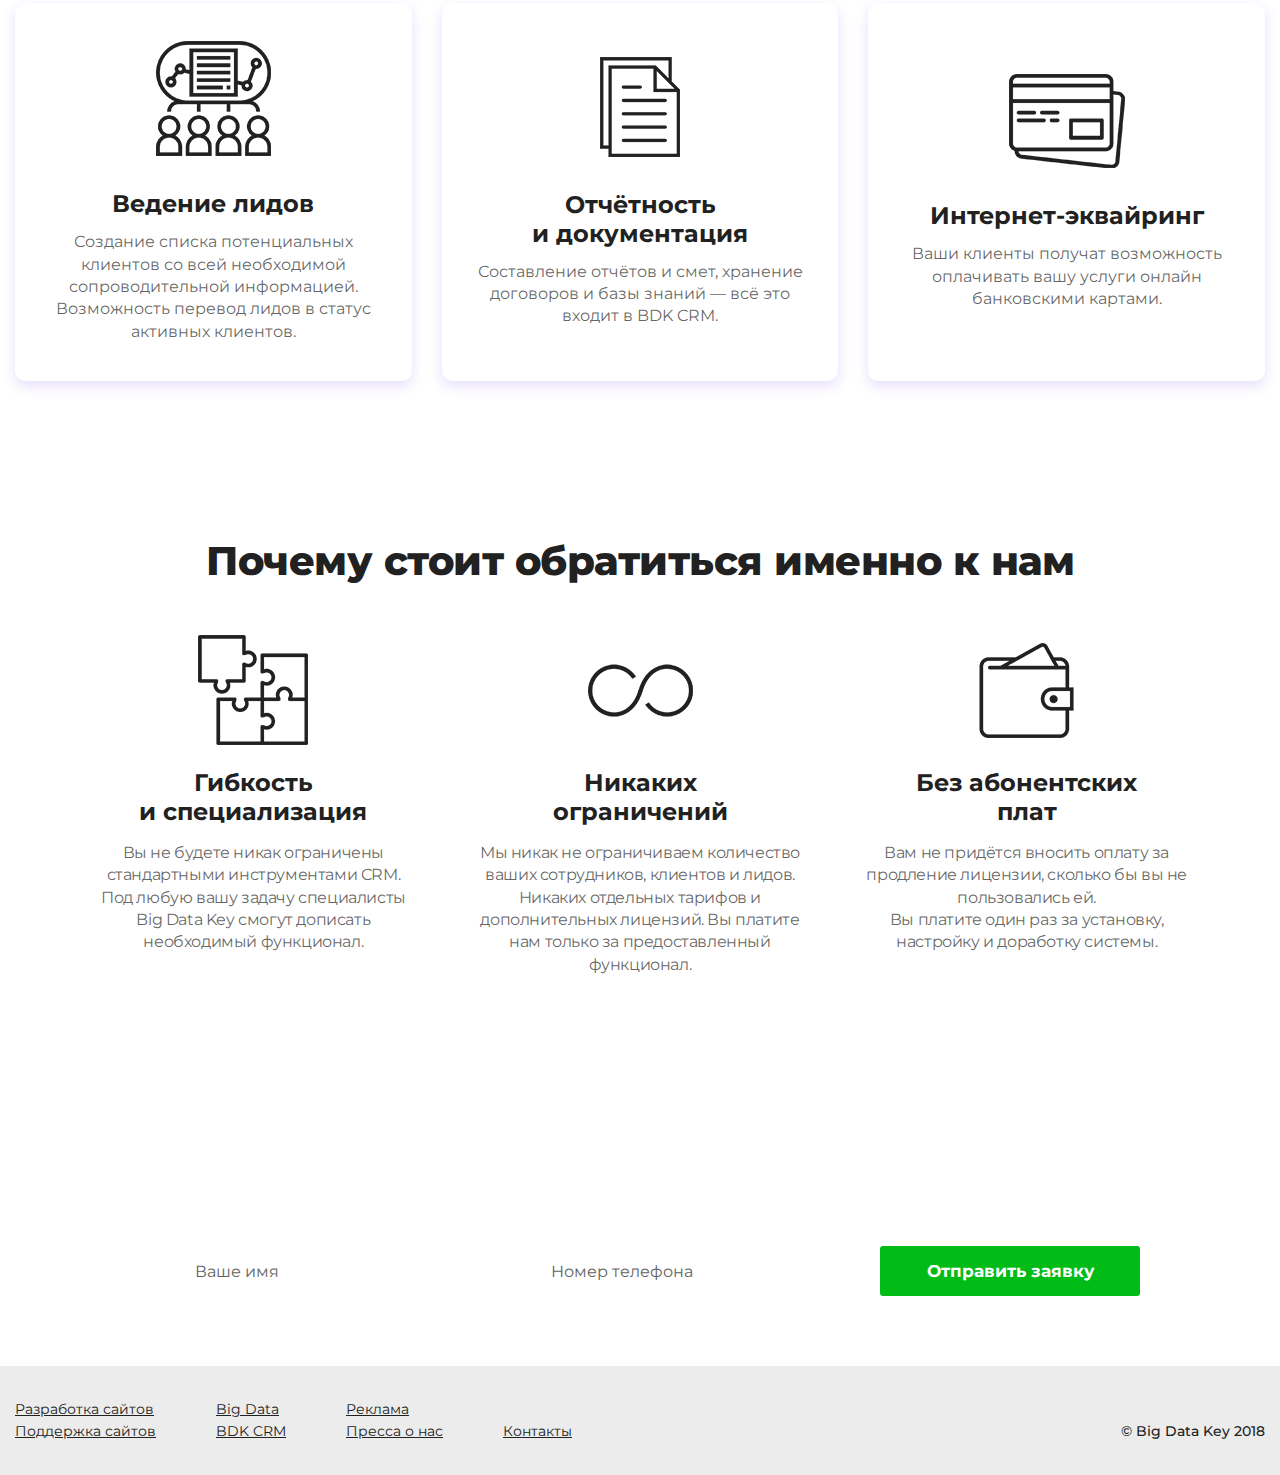
<file: crm.html>
<!DOCTYPE html>
<html lang="Ru-ru">
<head>
    <meta charset="UTF-8">
    <title>Big Data Key</title>
    
    <meta http-equiv="x-ua-compatible" content="ie=edge,chrome=1"/>
    <meta name="viewport" content="width=device-width, initial-scale=1"/>
    <link rel="stylesheet" href="css/style.css"/>    
    
<!--
	<link rel="apple-touch-icon" sizes="57x57" href="/img/favicon/favicon/apple-icon-57x57.png">
    <link rel="apple-touch-icon" sizes="60x60" href="/img/favicon/apple-icon-60x60.png">
    <link rel="apple-touch-icon" sizes="72x72" href="/img/favicon/apple-icon-72x72.png">
    <link rel="apple-touch-icon" sizes="76x76" href="/img/favicon/apple-icon-76x76.png">
    <link rel="apple-touch-icon" sizes="114x114" href="/img/favicon/apple-icon-114x114.png">
    <link rel="apple-touch-icon" sizes="120x120" href="/img/favicon/apple-icon-120x120.png">
    <link rel="apple-touch-icon" sizes="144x144" href="/img/favicon/apple-icon-144x144.png">
    <link rel="apple-touch-icon" sizes="152x152" href="/img/favicon/apple-icon-152x152.png">
    <link rel="apple-touch-icon" sizes="180x180" href="/img/favicon/apple-icon-180x180.png">
    <link rel="icon" type="image/png" sizes="192x192"  href="/img/favicon/android-icon-192x192.png">
    <link rel="icon" type="image/png" sizes="32x32" href="/img/favicon/favicon-32x32.png">
    <link rel="icon" type="image/png" sizes="96x96" href="/img/favicon/favicon-96x96.png">
    <link rel="icon" type="image/png" sizes="16x16" href="/img/favicon/favicon-16x16.png">
    <link rel="manifest" href="/manifest.json">
    <meta name="msapplication-TileColor" content="#ffffff">
    <meta name="msapplication-TileImage" content="/img/favicon/ms-icon-144x144.png">
    <meta name="theme-color" content="#ffffff">
-->
    
    <meta name="description" content="Описание">
    <meta name="keywords" content="Ключевые слова через запятую" />

<!--
    <link rel="image_src" href="/img/og.jpg" />  
    
    <meta property="og:type" content="website / movie / book / blog / etc" />
    <meta property="og:url" content="http://site.ru" />
    
    <meta property="og:image" content="http://site.ru/img/og/og.jpg" />
    <meta property="og:image:type" content="image/jpeg" />
    <meta property="og:image:width" content="968">
    <meta property="og:image:height" content="504">
    
    <meta property="og:title" content="Заголовок для соцсети (ограничение в 65 символов)" />
    <meta property="og:description" content="Описание для соцсети" />
    <meta property="og:video" content="http://site.ru" />
    <meta property="og:locale" content="ru_RU / en_GB / de_DE / etc." />
    <meta property="og:site_name" content="site.ru" />

    <meta name="twitter:card" content="summary"/>
    <meta name="twitter:site" content="site.ru"/>
    <meta name="twitter:title" content="Заголовок">
    <meta name="twitter:description" content="Описание"/>
    <meta name="twitter:creator" content="Автор"/>
    <meta name="twitter:image:src" content="https://site.com/img/twitter.png"/>
    <meta name="twitter:domain" content="http://site.ru"/>
-->

	<meta name="theme-color" content="#8753fc">
	<meta name="msapplication-navbutton-color" content="#8753fc">
	<meta name="apple-mobile-web-app-status-bar-style" content="#8753fc">
</head>
<body class="set-1">
    <!--[if lt IE 8]>
        <p class="browserhappy">
            Ваш браузер <strong>устарел</strong>. Пожалуйста <a href="https://browsehappy.com/"  target="_blank">обновите</a>.
        </p>
    <![endif]-->
	<div class="wrapper">        
        <header class="header header--white" id="js-header">
            <div class="container">
                <div class="header__wrap">
                    <a href="/" class="header-mob__logo"><img src="img/logo-black.png" alt="Big Data Key"></a>
                    <nav class="main-menu">
                        <ul>
                            <li>
                            	<div>Сайты</div>
                            	<div class="main-menu__sub">
									<ul>
										<li><a href="web.html">Разработка</a></li>
										<li><a href="support.html">Поддержка</a></li>
									</ul>
                            	</div>
                            </li>
                            <li><a href="advertising.html">Реклама</a></li>
                            <li>
                            	<div>Бизнес</div>
                            	<div class="main-menu__sub" class="active">
									<ul>
										<li><a href="big-data.html">Big Data</a></li>
                            			<li><a href="crm.html" class="active">BDK CRM</a></li>
									</ul>
                            	</div>
                            </li>                            
                            <li><a href="pressa.html">Пресса о нас</a></li>
                            <li><a href="contacts.html">Контакты</a></li>
                        </ul>
                    </nav>
                    <div class="header__bar">
                        <a href="tel:+74996488099" class="header__bar-tel">+7 (499) 648-80-99</a>
                        <button class="btn btn--blue header__bar-btn js-order-btn"><span>Заказать звонок</span></button>
                        <button class="btn mob-menu-btn js-mob-menu-btn"><span></span>
                        <span></span>
                        <span></span></button>
                    </div>
                </div>
            </div>
        </header>
        <header class="header-mob" id="js-header-mob">
            <div class="container">
                <div class="header__wrap">
                    <a href="/" class="header-mob__logo"><img src="img/logo1.png" alt="Big Data Key"></a>
                    <nav class="main-menu" id="js-mob-menu">
                        <ul>
                            <li>
                            	<div>Сайты</div>
                            	<div class="main-menu__sub">
									<ul>
										<li><a href="web.html">Разработка</a></li>
										<li><a href="support.html">Поддержка</a></li>
									</ul>
                            	</div>
                            </li>
                            <li><a href="advertising.html">Реклама</a></li>
                            <li>
                            	<div>Бизнес</div>
                            	<div class="main-menu__sub" class="active">
									<ul>
										<li><a href="big-data.html">Big Data</a></li>
                            			<li><a href="crm.html" class="active">BDK CRM</a></li>
									</ul>
                            	</div>
                            </li>                            
                            <li><a href="pressa.html">Пресса о нас</a></li>
                            <li><a href="contacts.html">Контакты</a></li>
                        </ul>
                    </nav>
                    <div class="header-mob__bar">
                        <a href="tel:+74996488099" class="header-mob__bar-tel">+7 (499) 648-80-99</a>
                        <button class="btn mob-menu-btn js-mob-menu-btn"><span></span>
                        <span></span>
                        <span></span></button>
                    </div>
                </div>
            </div>
        </header>
        <main class="main">
            <section class="crm" id="js-top-scroll">
                <div class="container">
                    <h1 class="sec__title crm__title">BDK CRM</h1>
                    <div class="crm__wrap">
						<div class="crm__col">
							<div class="crm__txt">
								<h2>Информационная основа управления бизнесом</h2>
								<p>Кто владеет информацией, тот владеет миром. <br>Современный бизнес немыслим без управления всеми процессами в компании и взаимодействия с клиентам в режиме онлайн.</p>
								<div class="crm__price">От 55 000 р.</div>
								<button class="btn btn--red crm__btn js-order-btn" data-name="Заказать CRM">Заказать</button>
							</div>
						</div>
                   		<div class="crm__col">
							<img src="img/crm/desctop.png" alt="">
						</div>
                    </div>
                </div>
            </section>
            <section class="crm-main">
                <div class="container">
                    <h2 class="crm-main__title">Функционал</h2>
                    <div class="crm-main__txt">
                        <p>Кто владеет информацией, тот владеет миром. Современный бизнес немыслим без управления всеми процессами в компании и взаимодействия с клиентам в режиме онлайн. <br><span>BDK CRM</span> — это система, которая предлагает вам для этого множество удобных инструментов.</p>
                    </div>
                    <div class="crm-main__wrap">
                        <div class="crm-main__item">
                            <div class="crm-main__item-img"><img src="img/crm/icn-1.png" alt=""></div>
                            <div class="crm-main__item-title">Менеджер задач</div>
                            <div class="crm-main__item-txt">Вы или кто-то из ваших сотрудников можете в несколько кликов раздать задачи другим и следить за ходом их выполнения.</div>
                        </div>
                        <div class="crm-main__item">
                            <div class="crm-main__item-img"><img src="img/crm/icn-2.png" alt=""></div>
                            <div class="crm-main__item-title">Взаимодействие <br>с клиентами</div>
                            <div class="crm-main__item-txt">Используя BDK CRM, вы сможете общаться с вашими клиентами, получать от них заявки, выставлять счета и обмениваться документами.</div>
                        </div>
                        <div class="crm-main__item">
                            <div class="crm-main__item-img"><img src="img/crm/icn-3.png" alt=""></div>
                            <div class="crm-main__item-title">IP-телефония <br>и офисная АТС</div>
                            <div class="crm-main__item-txt">Вместе с BDK CRM вам станут доступны настройки переадресации, создание лидов на основании входящих вызовов, бесплатные звонки между сотрудниками и другие функции.</div>
                        </div>
                        <div class="crm-main__item">
                            <div class="crm-main__item-img"><img src="img/crm/icn-4.png" alt=""></div>
                            <div class="crm-main__item-title">Ведение лидов</div>
                            <div class="crm-main__item-txt">Создание списка потенциальных клиентов со всей необходимой сопроводительной информацией. Возможность перевод лидов в статус активных клиентов.</div>
                        </div>
                        <div class="crm-main__item">
                            <div class="crm-main__item-img"><img src="img/crm/icn-5.png" alt=""></div>
                            <div class="crm-main__item-title">Отчётность <br>и документация</div>
                            <div class="crm-main__item-txt">Составление отчётов и смет, хранение договоров и базы знаний — всё это входит в BDK CRM.</div>
                        </div>
                        <div class="crm-main__item">
                            <div class="crm-main__item-img"><img src="img/crm/icn-6.png" alt=""></div>
                            <div class="crm-main__item-title">Интернет-эквайринг</div>
                            <div class="crm-main__item-txt">Ваши клиенты получат возможность оплачивать вашу услуги онлайн банковскими картами.</div>
                        </div>
                    </div>
                </div>
            </section>
            <section class="crm-advantages">
<!--
                <div class="phone">
                    <div class="phone__content">
                        <div></div>
                    </div>
                </div> 
-->
                <div class="container">                           
                    <h2 class="sec__title crm-advantages__title">Почему стоит обратиться именно к нам</h2>
                    <div class="crm-advantages__wrap">
                        <div class="crm-advantages__item">
                            <div class="crm-advantages__item-img"><img src="img/crm/icn-7.png" alt=""></div>
                            <div class="crm-advantages__item-title">Гибкость <br>и специализация</div>
                            <div class="crm-advantages__item-txt">Вы не будете никак ограничены стандартными инструментами CRM. Под любую вашу задачу специалисты Big Data Key смогут дописать необходимый функционал.</div>
                        </div>
                        <div class="crm-advantages__item">
                            <div class="crm-advantages__item-img"><img src="img/crm/icn-8.png" alt=""></div>
                            <div class="crm-advantages__item-title">Никаких <br>ограничений</div>
                            <div class="crm-advantages__item-txt">Мы никак не ограничиваем количество ваших сотрудников, клиентов и лидов. Никаких отдельных тарифов и дополнительных лицензий. Вы платите нам только за предоставленный функционал.</div>
                        </div>
                        <div class="crm-advantages__item">
                            <div class="crm-advantages__item-img"><img src="img/crm/icn-9.png" alt=""></div>
                            <div class="crm-advantages__item-title">Без абонентских <br>плат</div>
                            <div class="crm-advantages__item-txt">Вам не придётся вносить оплату за продление лицензии, сколько бы вы не пользовались ей. <br>Вы платите один раз за установку, настройку и доработку системы.</div>
                        </div>
                    </div>
                </div>
            </section>
            <section class="sec crm-form">
                <div class="container">
                    <h2 class="sec__title key__title">Задайте свой вопрос по BDK CRM</h2>
                    <div class="main-form main-form--white">
                        <form action="php/mail.php" method="post" class="main-form__form js-form-val" name="main_form" id="main-form">
                            <div class="main-form__group">
                                <input type="hidden" name="project_name" value="BigDATAkey">
                                <input type="hidden" name="form_subject" value="BigDATAkey - новая заявка">
                                <input type="text" class="main-form__input js-val" name="name" placeholder="Ваше имя">
                                <input type="tel" class="main-form__input js-mask js-val" name="tel" placeholder="Номер телефона">
                            </div>
                            <button class="btn btn--orange main-form__submit" type="submit">Отправить заявку</button>
                        </form>
                    </div>
                </div>
            </section>
        </main>
        <footer class="footer">
        	<div class="container">
        		<div class="footer__wrap">
        			<nav class="footer__nav">
        				<div class="footer__nav-col">
        					<a href="web.html">Разработка сайтов</a>
        					<a href="support.html">Поддержка сайтов</a>
        				</div>
        				<div class="footer__nav-col">
        					<a href="big-data.html">Big Data</a>
        					<a href="crm.html">BDK CRM</a>
        				</div>
        				<div class="footer__nav-col">
        					<a href="advertising.html">Реклама</a>
        					<a href="pressa.html">Пресса о нас</a>
        				</div>
        				<div class="footer__nav-col">
        					<a href="contacts.html">Контакты</a>
        				</div>
        			</nav>
        			<div class="footer__copyright">© Big Data Key 2018</div>
        		</div>
        	</div>
        </footer>
        <div class="popup" id="js-order-popup">
            <div class="popup__overlay js-order-btn"></div>
            <div class="popup__main" id="js-order-main">
                <button class="btn popup__close js-order-btn" title="Закрыть">Закрыть</button>
                <h2 class="popup__title">Заказать звонок</h2>
                <form action="php/mail.php" method="post" name="order" class="form popup__form js-form-val js-order">
                    <input type="hidden" name="project_name" value="BigDATAkey">
                    <input type="hidden" name="form_subject" value="BigDATAkey - новая заявка">
                    <input type="text" name="name" class="input popup__input js-val" placeholder="Ваше имя">
                    <input type="tel" name="tel" class="input popup__input js-mask js-val" placeholder="Номер телефона">
                    <button class="btn btn--red popup__submit" type="submit">Отправить заявку</button>
                </form>
            </div>
        </div>
        <div class="popup" id="js-popup-ready">
            <div class="popup__overlay js-popup-ready-btn"></div>
            <div class="popup__main" id="js-order-main">
                <button class="btn popup__close js-popup-ready-btn" title="Закрыть">Закрыть</button>
                <h2 class="popup__ready">Ваша заявка была <br>принята</h2>
            </div>
        </div>
	</div>
	<!--jQuery-->
	<script src="js/vendors/jquery.min.js"></script>
	<!--slick-->
	<script src="js/vendors/slick.min.js"></script>
	<!--maskedinput-->
	<script src="js/vendors/jquery.maskedinput.min.js"></script>
	<!--device-->
	<script src="js/vendors/device.min.js"></script>
	<!--init-->
	<script src="js/jquery.init.js"></script>	
	<!--my scripts-->
	<script src="js/jquery.main.js"></script>
</body>
</html>
</file>
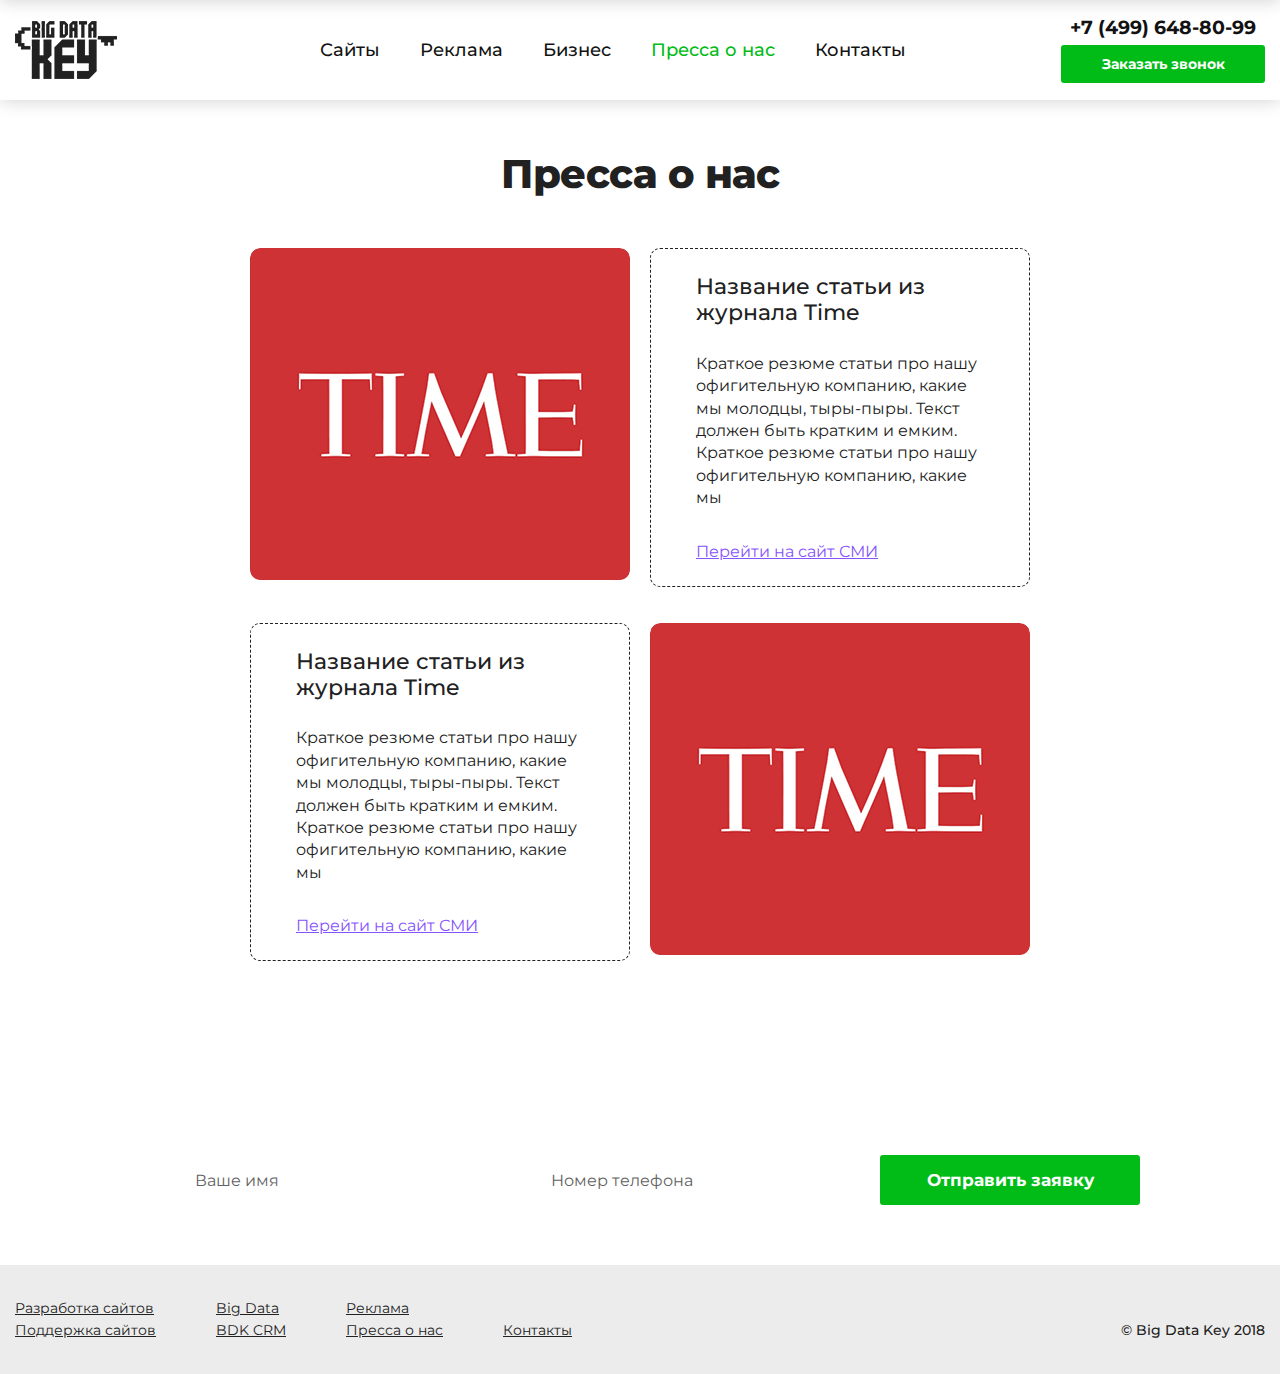
<file: pressa.html>
<!DOCTYPE html>
<html lang="Ru-ru">
<head>
    <meta charset="UTF-8">
    <title>Big Data Key</title>
    
    <meta http-equiv="x-ua-compatible" content="ie=edge,chrome=1"/>
    <meta name="viewport" content="width=device-width, initial-scale=1"/>
    <link rel="stylesheet" href="css/style.css"/>    
    
<!--
	<link rel="apple-touch-icon" sizes="57x57" href="/img/favicon/favicon/apple-icon-57x57.png">
    <link rel="apple-touch-icon" sizes="60x60" href="/img/favicon/apple-icon-60x60.png">
    <link rel="apple-touch-icon" sizes="72x72" href="/img/favicon/apple-icon-72x72.png">
    <link rel="apple-touch-icon" sizes="76x76" href="/img/favicon/apple-icon-76x76.png">
    <link rel="apple-touch-icon" sizes="114x114" href="/img/favicon/apple-icon-114x114.png">
    <link rel="apple-touch-icon" sizes="120x120" href="/img/favicon/apple-icon-120x120.png">
    <link rel="apple-touch-icon" sizes="144x144" href="/img/favicon/apple-icon-144x144.png">
    <link rel="apple-touch-icon" sizes="152x152" href="/img/favicon/apple-icon-152x152.png">
    <link rel="apple-touch-icon" sizes="180x180" href="/img/favicon/apple-icon-180x180.png">
    <link rel="icon" type="image/png" sizes="192x192"  href="/img/favicon/android-icon-192x192.png">
    <link rel="icon" type="image/png" sizes="32x32" href="/img/favicon/favicon-32x32.png">
    <link rel="icon" type="image/png" sizes="96x96" href="/img/favicon/favicon-96x96.png">
    <link rel="icon" type="image/png" sizes="16x16" href="/img/favicon/favicon-16x16.png">
    <link rel="manifest" href="/manifest.json">
    <meta name="msapplication-TileColor" content="#ffffff">
    <meta name="msapplication-TileImage" content="/img/favicon/ms-icon-144x144.png">
    <meta name="theme-color" content="#ffffff">
-->
    
    <meta name="description" content="Описание">
    <meta name="keywords" content="Ключевые слова через запятую" />

<!--
    <link rel="image_src" href="/img/og.jpg" />  
    
    <meta property="og:type" content="website / movie / book / blog / etc" />
    <meta property="og:url" content="http://site.ru" />
    
    <meta property="og:image" content="http://site.ru/img/og/og.jpg" />
    <meta property="og:image:type" content="image/jpeg" />
    <meta property="og:image:width" content="968">
    <meta property="og:image:height" content="504">
    
    <meta property="og:title" content="Заголовок для соцсети (ограничение в 65 символов)" />
    <meta property="og:description" content="Описание для соцсети" />
    <meta property="og:video" content="http://site.ru" />
    <meta property="og:locale" content="ru_RU / en_GB / de_DE / etc." />
    <meta property="og:site_name" content="site.ru" />

    <meta name="twitter:card" content="summary"/>
    <meta name="twitter:site" content="site.ru"/>
    <meta name="twitter:title" content="Заголовок">
    <meta name="twitter:description" content="Описание"/>
    <meta name="twitter:creator" content="Автор"/>
    <meta name="twitter:image:src" content="https://site.com/img/twitter.png"/>
    <meta name="twitter:domain" content="http://site.ru"/>
-->

	<meta name="theme-color" content="#8753fc">
	<meta name="msapplication-navbutton-color" content="#8753fc">
	<meta name="apple-mobile-web-app-status-bar-style" content="#8753fc">
</head>
<body class="set-1">
    <!--[if lt IE 8]>
        <p class="browserhappy">
            Ваш браузер <strong>устарел</strong>. Пожалуйста <a href="https://browsehappy.com/"  target="_blank">обновите</a>.
        </p>
    <![endif]-->
	<div class="wrapper">        
        <header class="header header--white" id="js-header">
            <div class="container">
                <div class="header__wrap">
                    <a href="/" class="header-mob__logo"><img src="img/logo-black.png" alt="Big Data Key"></a>
                    <nav class="main-menu">
                        <ul>
                            <li>
                            	<div>Сайты</div>
                            	<div class="main-menu__sub">
									<ul>
										<li><a href="web.html">Разработка</a></li>
										<li><a href="support.html">Поддержка</a></li>
									</ul>
                            	</div>
                            </li>
                            <li><a href="advertising.html">Реклама</a></li>
                            <li>
                            	<div>Бизнес</div>
                            	<div class="main-menu__sub">
									<ul>
										<li><a href="big-data.html">Big Data</a></li>
                            			<li><a href="crm.html">BDK CRM</a></li>
									</ul>
                            	</div>
                            </li>                            
                            <li><a href="pressa.html" class="active">Пресса о нас</a></li>
                            <li><a href="contacts.html">Контакты</a></li>
                        </ul>
                    </nav>
                    <div class="header__bar">
                        <a href="tel:+74996488099" class="header__bar-tel">+7 (499) 648-80-99</a>
                        <button class="btn btn--blue header__bar-btn js-order-btn"><span>Заказать звонок</span></button>
                        <button class="btn mob-menu-btn js-mob-menu-btn"><span></span>
                        <span></span>
                        <span></span></button>
                    </div>
                </div>
            </div>
        </header>
        <header class="header-mob" id="js-header-mob">
            <div class="container">
                <div class="header__wrap">
                    <a href="/" class="header-mob__logo"><img src="img/logo1.png" alt="Big Data Key"></a>
                    <nav class="main-menu" id="js-mob-menu">
                        <ul>
                            <li>
                            	<div>Сайты</div>
                            	<div class="main-menu__sub">
									<ul>
										<li><a href="web.html">Разработка</a></li>
										<li><a href="support.html">Поддержка</a></li>
									</ul>
                            	</div>
                            </li>
                            <li><a href="advertising.html">Реклама</a></li>
                            <li>
                            	<div>Бизнес</div>
                            	<div class="main-menu__sub">
									<ul>
										<li><a href="big-data.html">Big Data</a></li>
                            			<li><a href="crm.html">BDK CRM</a></li>
									</ul>
                            	</div>
                            </li>                            
                            <li><a href="pressa.html" class="active">Пресса о нас</a></li>
                            <li><a href="contacts.html">Контакты</a></li>
                        </ul>
                    </nav>
                    <div class="header-mob__bar">
                        <a href="tel:+74996488099" class="header-mob__bar-tel">+7 (499) 648-80-99</a>
                        <button class="btn mob-menu-btn js-mob-menu-btn"><span></span>
                        <span></span>
                        <span></span></button>
                    </div>
                </div>
            </div>
        </header>
        <main class="main">
            <section class="pressa">
                <div class="container">
                    <h1 class="sec__title">Пресса о нас</h1>
                    <div class="pressa__wrap">
                        <div class="pressa__item">
                            <a href="#" target="_blank" class="pressa__item-logo">
                                <img src="img/time.png" alt="Time">
                            </a>
                            <div class="pressa__item-desc">
                                <div class="pressa__item-title">Название статьи из журнала Time</div>
                                <div class="pressa__item-txt">Краткое резюме статьи про нашу офигительную компанию, какие мы молодцы, тыры-пыры. Текст должен быть кратким и емким. Краткое резюме статьи про нашу офигительную компанию, какие мы </div>
                                <a href="#" target="_blank" class="pressa__item-link">Перейти на сайт СМИ</a>
                            </div>
                        </div>
                        <div class="pressa__item">
                            <a href="#" target="_blank" class="pressa__item-logo">
                                <img src="img/time.png" alt="Time">
                            </a>
                            <div class="pressa__item-desc">
                                <div class="pressa__item-title">Название статьи из журнала Time</div>
                                <div class="pressa__item-txt">Краткое резюме статьи про нашу офигительную компанию, какие мы молодцы, тыры-пыры. Текст должен быть кратким и емким. Краткое резюме статьи про нашу офигительную компанию, какие мы </div>
                                <a href="#" target="_blank" class="pressa__item-link">Перейти на сайт СМИ</a>
                            </div>
                        </div>
                    </div>
                </div>
            </section>
            <section class="sec pressa-form">
                <div class="container">
                    <h2 class="sec__title key__title">Закажите свой уникальный сайт</h2>
                    <div class="main-form main-form--white">
<!--
                        <div class="main-form__desc">
                            Позвоните по телефону <a href="tel:+74996488099">+7 (499) 648-80-99</a> (круглосуточно). <br>
                            Или оставьте нам заявку, и мы сами перезвоним вам в ближайшее время.
                        </div>
-->
                        <form action="php/mail.php" method="post" class="main-form__form js-form-val" name="main_form" id="main-form">
                            <div class="main-form__group">
                                <input type="hidden" name="project_name" value="BigDATAkey">
                                <input type="hidden" name="form_subject" value="BigDATAkey - новая заявка">
                                <input type="text" class="main-form__input js-val" name="name" placeholder="Ваше имя">
                                <input type="tel" class="main-form__input js-mask js-val" name="tel" placeholder="Номер телефона">
                            </div>
                            <button class="btn btn--orange main-form__submit" type="submit">Отправить заявку</button>
                        </form>
                    </div>
                </div>
            </section>
        </main>
        <footer class="footer">
        	<div class="container">
        		<div class="footer__wrap">
        			<nav class="footer__nav">
        				<div class="footer__nav-col">
        					<a href="web.html">Разработка сайтов</a>
        					<a href="support.html">Поддержка сайтов</a>
        				</div>
        				<div class="footer__nav-col">
        					<a href="big-data.html">Big Data</a>
        					<a href="crm.html">BDK CRM</a>
        				</div>
        				<div class="footer__nav-col">
        					<a href="advertising.html">Реклама</a>
        					<a href="pressa.html">Пресса о нас</a>
        				</div>
        				<div class="footer__nav-col">
        					<a href="contacts.html">Контакты</a>
        				</div>
        			</nav>
        			<div class="footer__copyright">© Big Data Key 2018</div>
        		</div>
        	</div>
        </footer>
        <div class="popup" id="js-order-popup">
            <div class="popup__overlay js-order-btn"></div>
            <div class="popup__main" id="js-order-main">
                <button class="btn popup__close js-order-btn" title="Закрыть">Закрыть</button>
                <h2 class="popup__title">Заказать звонок</h2>
                <form action="php/mail.php" method="post" name="order" class="form popup__form js-form-val js-order">
                    <input type="hidden" name="project_name" value="BigDATAkey">
                    <input type="hidden" name="form_subject" value="BigDATAkey - новая заявка">
                    <input type="text" name="name" class="input popup__input js-val" placeholder="Ваше имя">
                    <input type="tel" name="tel" class="input popup__input js-mask js-val" placeholder="Номер телефона">
                    <button class="btn btn--red popup__submit" type="submit">Отправить заявку</button>
                </form>
            </div>
        </div>
        <div class="popup" id="js-popup-ready">
            <div class="popup__overlay js-popup-ready-btn"></div>
            <div class="popup__main" id="js-order-main">
                <button class="btn popup__close js-popup-ready-btn" title="Закрыть">Закрыть</button>
                <h2 class="popup__ready">Ваша заявка была <br>принята</h2>
            </div>
        </div>
	</div>
	<!--jQuery-->
	<script src="js/vendors/jquery.min.js"></script>
	<!--slick-->
	<script src="js/vendors/slick.min.js"></script>
	<!--maskedinput-->
	<script src="js/vendors/jquery.maskedinput.min.js"></script>
	<!--device-->
	<script src="js/vendors/device.min.js"></script>
	<!--init-->
	<script src="js/jquery.init.js"></script>	
	<!--my scripts-->
	<script src="js/jquery.main.js"></script>
</body>
</html>
</file>
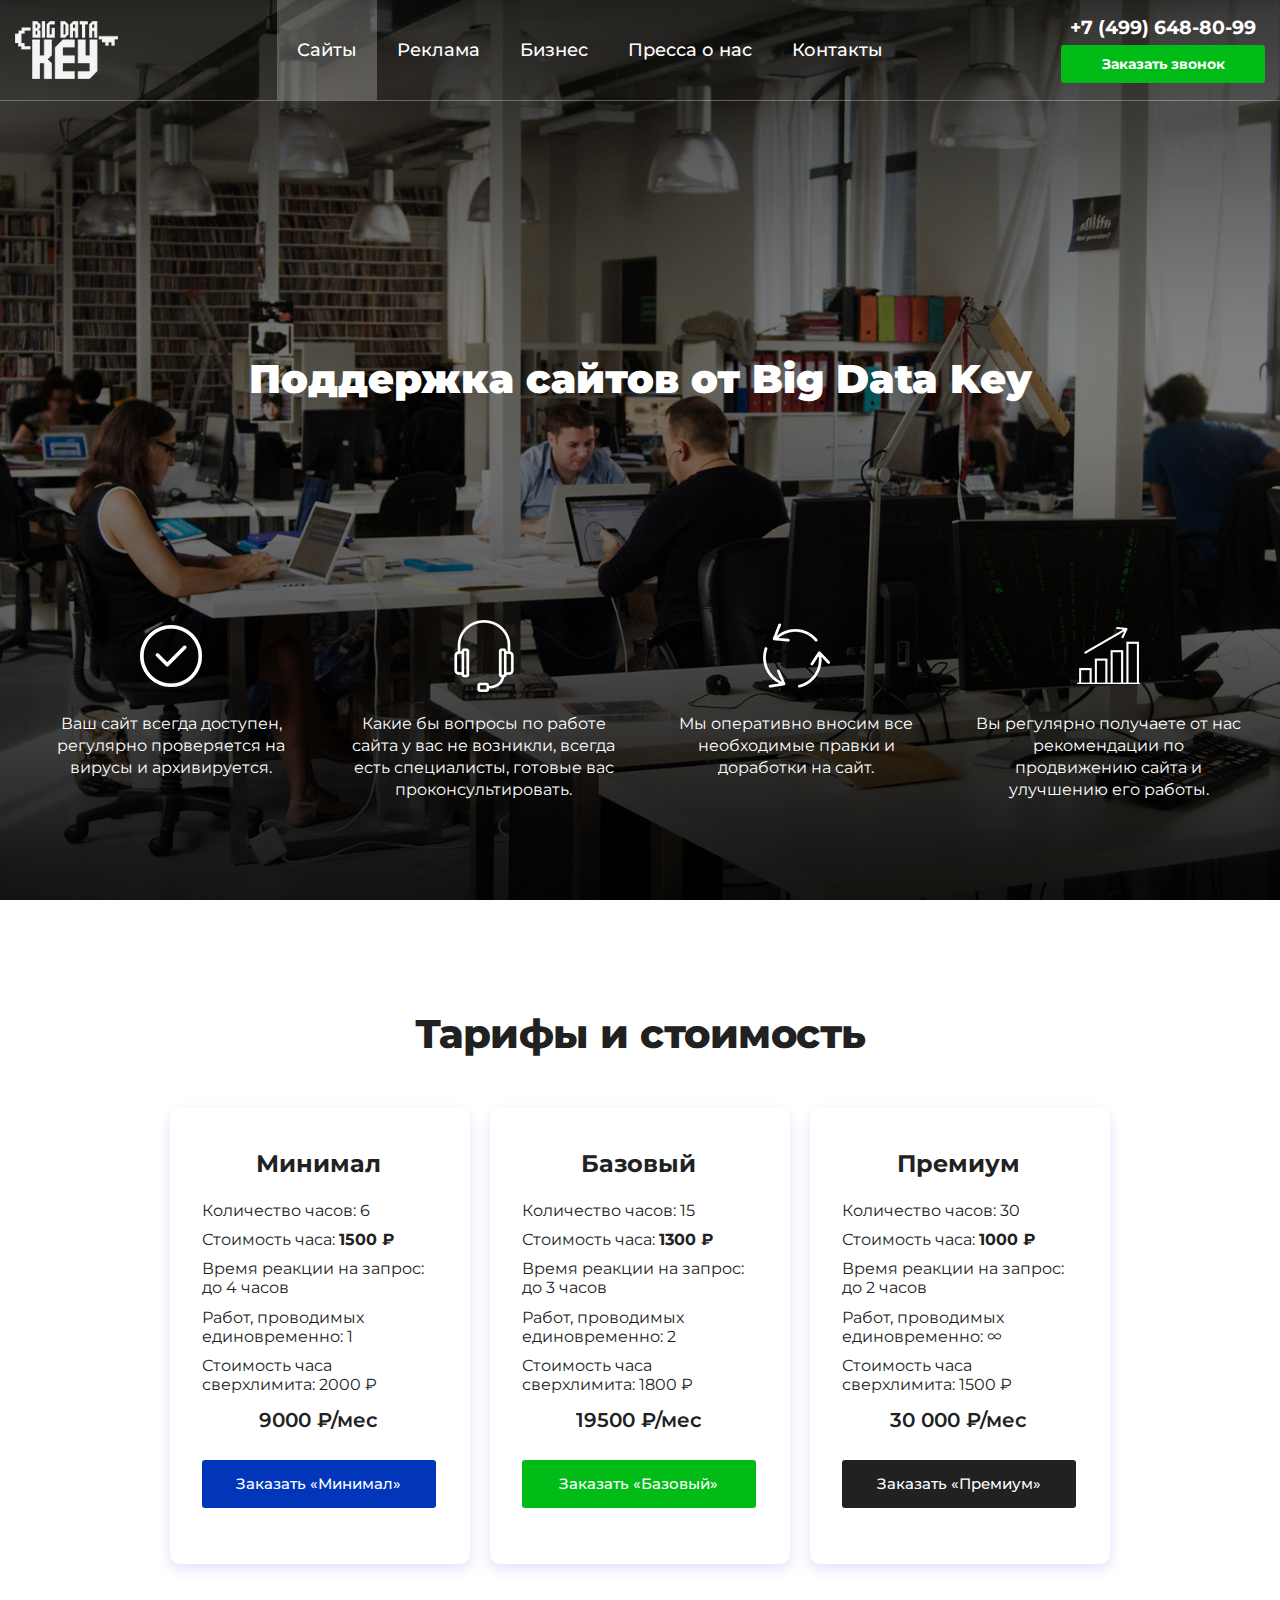
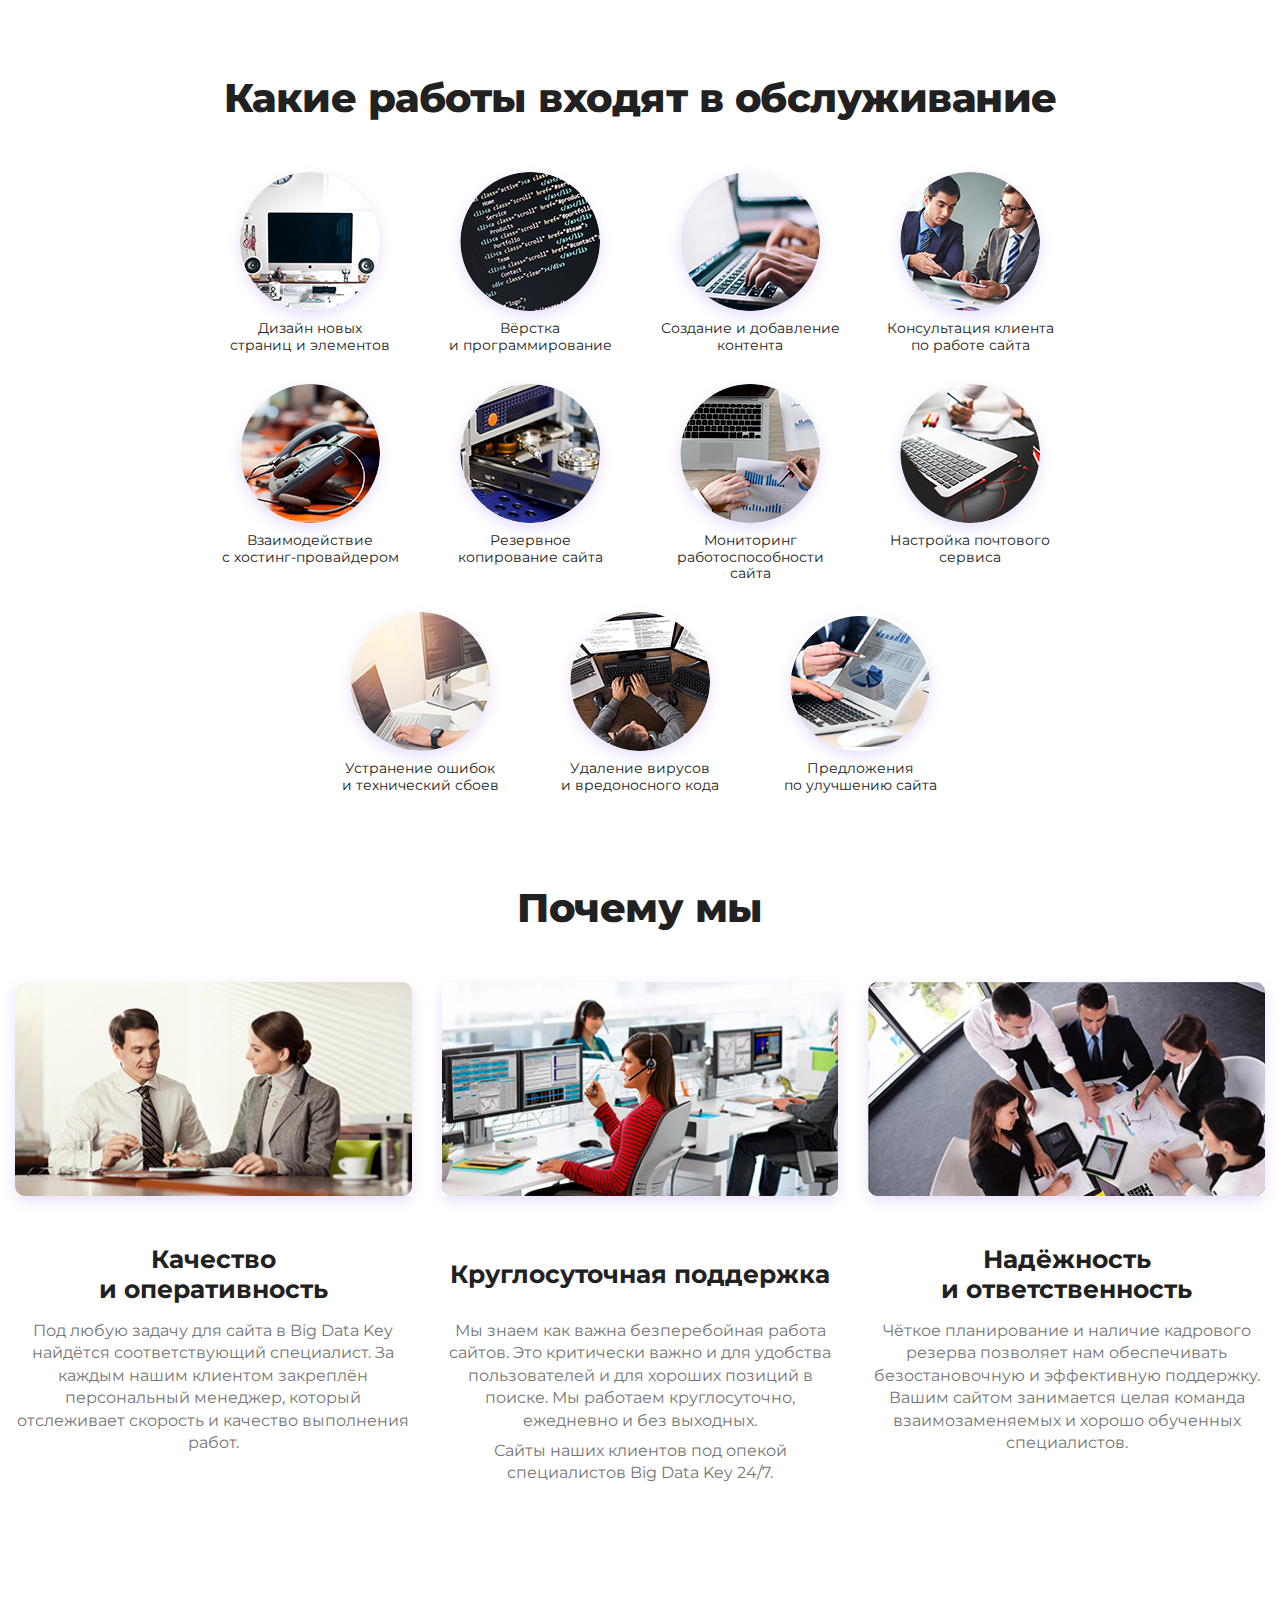
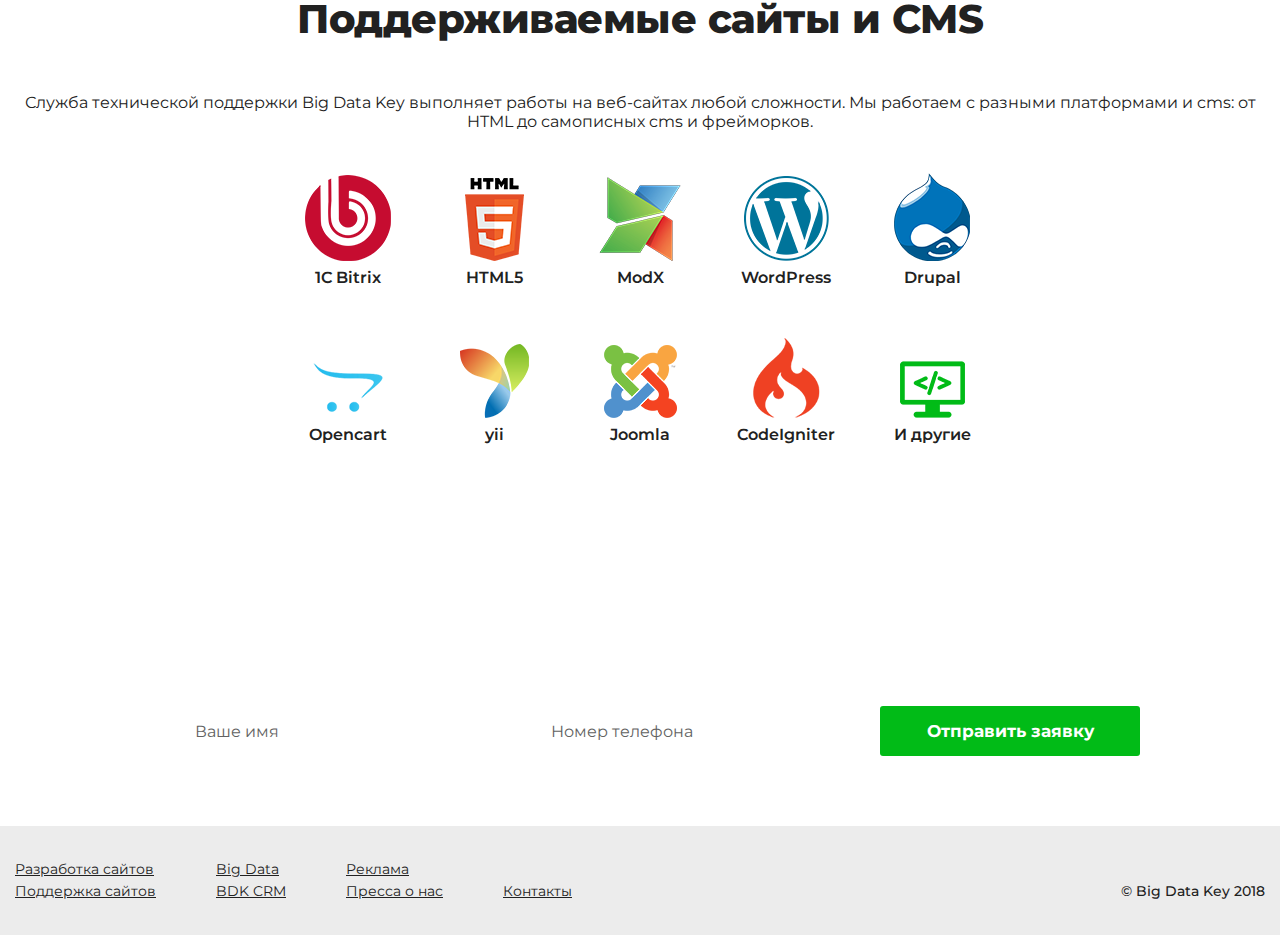
<file: support.html>
<!DOCTYPE html>
<html lang="Ru-ru">
<head>
    <meta charset="UTF-8">
    <title>Big Data Key</title>
    
    <meta http-equiv="x-ua-compatible" content="ie=edge,chrome=1"/>
    <meta name="viewport" content="width=device-width, initial-scale=1"/>
    <link rel="stylesheet" href="css/style.css"/>    
    
<!--
	<link rel="apple-touch-icon" sizes="57x57" href="/img/favicon/favicon/apple-icon-57x57.png">
    <link rel="apple-touch-icon" sizes="60x60" href="/img/favicon/apple-icon-60x60.png">
    <link rel="apple-touch-icon" sizes="72x72" href="/img/favicon/apple-icon-72x72.png">
    <link rel="apple-touch-icon" sizes="76x76" href="/img/favicon/apple-icon-76x76.png">
    <link rel="apple-touch-icon" sizes="114x114" href="/img/favicon/apple-icon-114x114.png">
    <link rel="apple-touch-icon" sizes="120x120" href="/img/favicon/apple-icon-120x120.png">
    <link rel="apple-touch-icon" sizes="144x144" href="/img/favicon/apple-icon-144x144.png">
    <link rel="apple-touch-icon" sizes="152x152" href="/img/favicon/apple-icon-152x152.png">
    <link rel="apple-touch-icon" sizes="180x180" href="/img/favicon/apple-icon-180x180.png">
    <link rel="icon" type="image/png" sizes="192x192"  href="/img/favicon/android-icon-192x192.png">
    <link rel="icon" type="image/png" sizes="32x32" href="/img/favicon/favicon-32x32.png">
    <link rel="icon" type="image/png" sizes="96x96" href="/img/favicon/favicon-96x96.png">
    <link rel="icon" type="image/png" sizes="16x16" href="/img/favicon/favicon-16x16.png">
    <link rel="manifest" href="/manifest.json">
    <meta name="msapplication-TileColor" content="#ffffff">
    <meta name="msapplication-TileImage" content="/img/favicon/ms-icon-144x144.png">
    <meta name="theme-color" content="#ffffff">
-->
    
    <meta name="description" content="Описание">
    <meta name="keywords" content="Ключевые слова через запятую" />

<!--
    <link rel="image_src" href="/img/og.jpg" />  
    
    <meta property="og:type" content="website / movie / book / blog / etc" />
    <meta property="og:url" content="http://site.ru" />
    
    <meta property="og:image" content="http://site.ru/img/og/og.jpg" />
    <meta property="og:image:type" content="image/jpeg" />
    <meta property="og:image:width" content="968">
    <meta property="og:image:height" content="504">
    
    <meta property="og:title" content="Заголовок для соцсети (ограничение в 65 символов)" />
    <meta property="og:description" content="Описание для соцсети" />
    <meta property="og:video" content="http://site.ru" />
    <meta property="og:locale" content="ru_RU / en_GB / de_DE / etc." />
    <meta property="og:site_name" content="site.ru" />

    <meta name="twitter:card" content="summary"/>
    <meta name="twitter:site" content="site.ru"/>
    <meta name="twitter:title" content="Заголовок">
    <meta name="twitter:description" content="Описание"/>
    <meta name="twitter:creator" content="Автор"/>
    <meta name="twitter:image:src" content="https://site.com/img/twitter.png"/>
    <meta name="twitter:domain" content="http://site.ru"/>
-->

	<meta name="theme-color" content="#8753fc">
	<meta name="msapplication-navbutton-color" content="#8753fc">
	<meta name="apple-mobile-web-app-status-bar-style" content="#8753fc">
</head>
<body class="set-1">
    <!--[if lt IE 8]>
        <p class="browserhappy">
            Ваш браузер <strong>устарел</strong>. Пожалуйста <a href="https://browsehappy.com/"  target="_blank">обновите</a>.
        </p>
    <![endif]-->
	<div class="wrapper">
        <header class="header" id="js-header">
            <div class="container">
                <div class="header__wrap">
                    <a href="/" class="header__logo"><img src="img/big_data_key.png" alt="Big Data Key"></a>
                    <nav class="main-menu">
                        <ul>
                            <li>
                            	<div class="active">Сайты</div>
                            	<div class="main-menu__sub">
									<ul>
										<li><a href="web.html">Разработка</a></li>
										<li><a href="support.html" class="active">Поддержка</a></li>
									</ul>
                            	</div>
                            </li>
                            <li><a href="advertising.html">Реклама</a></li>
                            <li>
                            	<div>Бизнес</div>
                            	<div class="main-menu__sub">
									<ul>
										<li><a href="big-data.html">Big Data</a></li>
                            			<li><a href="crm.html">BDK CRM</a></li>
									</ul>
                            	</div>
                            </li>                            
                            <li><a href="pressa.html">Пресса о нас</a></li>
                            <li><a href="contacts.html">Контакты</a></li>
                        </ul>
                    </nav>
                    <div class="header__bar">
                        <a href="tel:+74996488099" class="header__bar-tel">+7 (499) 648-80-99</a>
                        <button class="btn btn--blue header__bar-btn js-order-btn"><span>Заказать звонок</span></button>
                        <button class="btn mob-menu-btn js-mob-menu-btn"><span></span>
                        <span></span>
                        <span></span></button>
                    </div>
                </div>
            </div>
        </header>
        <header class="header-mob" id="js-header-mob">
            <div class="container">
                <div class="header__wrap">
                    <a href="/" class="header-mob__logo"><img src="img/logo1.png" alt="Big Data Key"></a>
                    <nav class="main-menu" id="js-mob-menu">
                        <ul>
                            <li>
                            	<div class="active">Сайты</div>
                            	<div class="main-menu__sub">
									<ul>
										<li><a href="web.html">Разработка</a></li>
										<li><a href="support.html" class="active">Поддержка</a></li>
									</ul>
                            	</div>
                            </li>
                            <li><a href="advertising.html">Реклама</a></li>
                            <li>
                            	<div>Бизнес</div>
                            	<div class="main-menu__sub">
									<ul>
										<li><a href="big-data.html">Big Data</a></li>
                            			<li><a href="crm.html">BDK CRM</a></li>
									</ul>
                            	</div>
                            </li>                            
                            <li><a href="pressa.html">Пресса о нас</a></li>
                            <li><a href="contacts.html">Контакты</a></li>
                        </ul>
                    </nav>
                    <div class="header-mob__bar">
                        <a href="tel:+74996488099" class="header-mob__bar-tel">+7 (499) 648-80-99</a>
                        <button class="btn mob-menu-btn js-mob-menu-btn"><span></span>
                        <span></span>
                        <span></span></button>
                    </div>
                </div>
            </div>
        </header>
        <main class="main">
                <section class="support-main">      
                    <div class="container">
                        <div class="support-main__wrap">
                            <div class="support-main__middle">
                                <h1 class="support-main__title">Поддержка сайтов от Big Data Key</h1>
                            </div>
                            <div class="support-main__icns">
                            	<div class="support-main__icn">
                            		<div class="support-main__icn-img"><img src="img/support/icn-1.png" alt="" style="width: 6.2rem;"></div>
                            		<div class="support-main__icn-txt">Ваш сайт всегда доступен, <br>регулярно проверяется на <br>вирусы и архивируется.</div>
                            	</div>
                            	<div class="support-main__icn">
                            		<div class="support-main__icn-img"><img src="img/support/icn-2.png" alt="" style="width: 6rem;"></div>
                            		<div class="support-main__icn-txt">Какие бы вопросы по работе <br>сайта у вас не возникли, всегда <br>есть специалисты, готовые вас <br>проконсультировать.</div>
                            	</div>
                            	<div class="support-main__icn">
                            		<div class="support-main__icn-img"><img src="img/support/icn-3.png" alt="" style="width: 6.7rem;"></div>
                            		<div class="support-main__icn-txt">Мы оперативно вносим все <br>необходимые правки и <br>доработки на сайт.</div>
                            	</div>
                            	<div class="support-main__icn">
                            		<div class="support-main__icn-img"><img src="img/support/icn-4.png" alt="" style="width: 6.3rem;"></div>
                            		<div class="support-main__icn-txt">Вы регулярно получаете от нас <br>рекомендации по <br>продвижению сайта и <br>улучшению его работы.</div>
                            	</div>
                            </div>
                        </div>
                    </div>
                </section>
                
                <section class="support-tarif">
                	<div class="container">
                        <h2 class="sec__title">Тарифы и стоимость</h2>
                        <div class="support-tarif__wrap">
                        	<div class="support-tarif__item">
                        		<h3 class="support-tarif__title">Минимал</h3>
                        		<p>Количество часов: 6</p>
                        		<p>Стоимость часа: <b>1500 &#8381;</b></p>
                        		<p>Время реакции на запрос: до 4 часов</p>
                        		<p>Работ, проводимых единовременно: 1</p>
                        		<p>Стоимость часа сверхлимита: 2000 &#8381;</p>
                        		<div class="support-tarif__price">9000 &#8381;/мес</div>
                        		<button class="btn js-order-btn support-tarif__btn support-tarif__btn--blue" data-name="Заказать тариф «Минимал»">Заказать «Минимал»</button>
                        	</div>
                        	<div class="support-tarif__item">
                        		<h3 class="support-tarif__title">Базовый</h3>
                        		<p>Количество часов: 15</p>
                        		<p>Стоимость часа: <b>1300 &#8381;</b></p>
                        		<p>Время реакции на запрос: до 3 часов</p>
                        		<p>Работ, проводимых единовременно: 2</p>
                        		<p>Стоимость часа сверхлимита: 1800 &#8381;</p>
                        		<div class="support-tarif__price">19500 &#8381;/мес</div>
                        		<button class="btn js-order-btn support-tarif__btn support-tarif__btn--green" data-name="Заказать тариф «Базовый»">Заказать «Базовый»</button>
                        	</div>
                        	<div class="support-tarif__item">
                        		<h3 class="support-tarif__title">Премиум</h3>
                        		<p>Количество часов: 30</p>
                        		<p>Стоимость часа: <b>1000 &#8381;</b></p>
                        		<p>Время реакции на запрос: до 2 часов</p>
                        		<p>Работ, проводимых единовременно: ∞</p>
                        		<p>Стоимость часа сверхлимита: 1500 &#8381;</p>
                        		<div class="support-tarif__price">30 000 &#8381;/мес</div>
                        		<button class="btn js-order-btn support-tarif__btn support-tarif__btn--black" data-name="Заказать тариф «Премиум»">Заказать «Премиум»</button>
                        	</div>
						</div>
					</div>
				</section>
                <section class="support-list">
                	<div class="container">
                        <h2 class="sec__title support-list__title">Какие работы входят в обслуживание</h2>
                        <ul class="support-list__wrap">
                        	<li class="support-list__item">
                        		<img src="img/support/item-1.png" alt="" class="support-list__img">
                        		<div>Дизайн новых <br>страниц и элементов</div>
                        	</li>
                        	<li class="support-list__item">
                        		<img src="img/support/item-2.png" alt="" class="support-list__img">
                        		<div>Вёрстка <br>и программирование</div>
                        	</li>
                        	<li class="support-list__item">
                        		<img src="img/support/item-3.png" alt="" class="support-list__img">
                        		<div>Создание и добавление <br>контента</div>
                        	</li>
                        	<li class="support-list__item">
                        		<img src="img/support/item-4.png" alt="" class="support-list__img">
                        		<div>Консультация клиента <br>по работе сайта</div>
                        	</li>
                        	<li class="support-list__item">
                        		<img src="img/support/item-5.png" alt="" class="support-list__img">
                        		<div>Взаимодействие <br>с хостинг-провайдером</div>
                        	</li>
                        	<li class="support-list__item">
                        		<img src="img/support/item-6.png" alt="" class="support-list__img">
                        		<div>Резервное <br>копирование сайта</div>
                        	</li>
                        	<li class="support-list__item">
                        		<img src="img/support/item-7.png" alt="" class="support-list__img">
                        		<div>Мониторинг <br>работоспособности сайта</div>
                        	</li>
                        	<li class="support-list__item">
                        		<img src="img/support/item-8.png" alt="" class="support-list__img">
                        		<div>Настройка почтового сервиса</div>
                        	</li>
                        	<li class="support-list__item">
                        		<img src="img/support/item-9.png" alt="" class="support-list__img">
                        		<div>Устранение ошибок <br>и технический сбоев</div>
                        	</li>
                        	<li class="support-list__item">
                        		<img src="img/support/item-10.png" alt="" class="support-list__img">
                        		<div>Удаление вирусов <br>и вредоносного кода</div>
                        	</li>
                        	<li class="support-list__item">
                        		<img src="img/support/item-11.png" alt="" class="support-list__img">
                        		<div>Предложения <br>по улучшению сайта</div>
                        	</li>
						</ul>
					</div>
				</section>
                <section class="partner">
                    <div class="container">
                        <h2 class="sec__title partner__title">Почему мы</h2>
                        <div class="partner__wrap">
                            <div class="partner__item">
                                <div class="partner__item-pic"><img src="img/support/pic-1.jpg" alt=""></div>
                                <div class="partner__item-title">Качество <br>и оперативность</div>
                                <div class="partner__item-txt">
                                    <p>Под любую  задачу для сайта в Big Data Key найдётся соответствующий специалист. За каждым нашим клиентом закреплён персональный менеджер, который отслеживает скорость и качество выполнения работ.</p>
                                </div>
                            </div>
                            <div class="partner__item">
                                <div class="partner__item-pic"><img src="img/support/pic-2.jpg" alt=""></div>
                                <div class="partner__item-title">Круглосуточная поддержка</div>
                                <div class="partner__item-txt">
                                    <p>Мы знаем как важна безперебойная работа сайтов. Это критически важно и для удобства пользователей и для хороших позиций в поиске. Мы работаем круглосуточно, ежедневно и без выходных.</p>
                                    <p>Сайты наших клиентов под опекой специалистов Big Data Key 24/7.</p>
                                </div>
                            </div>
                            <div class="partner__item">
                                <div class="partner__item-pic"><img src="img/support/pic-3.jpg" alt=""></div>
                                <div class="partner__item-title">Надёжность <br>и ответственность</div>
                                <div class="partner__item-txt">
                                    <p>Чёткое планирование и наличие кадрового резерва позволяет нам обеспечивать безостановочную и эффективную поддержку. Вашим сайтом занимается целая команда взаимозаменяемых и хорошо обученных специалистов.</p>
                                </div>
                            </div>
                        </div>
                    </div>
                </section>
                <section class="support-crm">
                	<div class="container">
                        <h2 class="sec__title support-crm__title">Поддерживаемые сайты и CMS</h2>
                        <div class="support-crm__desc">Служба технической поддержки Big Data Key выполняет работы на веб-сайтах любой сложности. Мы работаем с разными платформами и cms: от HTML до самописных cms и фрейморков.</div>
                        <div class="support-crm__wrap">
							<div class="support-crm__item">
								<div class="support-crm__pic"><img src="img/support/cms-1.png" alt=""></div>
								<div class="support-crm__txt">1C Bitrix</div>
							</div>
							<div class="support-crm__item">
								<div class="support-crm__pic"><img src="img/support/cms-2.png" alt=""></div>
								<div class="support-crm__txt">HTML5</div>
							</div>
							<div class="support-crm__item">
								<div class="support-crm__pic"><img src="img/support/cms-3.png" alt=""></div>
								<div class="support-crm__txt">ModX</div>
							</div>
							<div class="support-crm__item">
								<div class="support-crm__pic"><img src="img/support/cms-4.png" alt=""></div>
								<div class="support-crm__txt">WordPress</div>
							</div>
							<div class="support-crm__item">
								<div class="support-crm__pic"><img src="img/support/cms-5.png" alt=""></div>
								<div class="support-crm__txt">Drupal</div>
							</div>
							<div class="support-crm__item">
								<div class="support-crm__pic"><img src="img/support/cms-6.png" alt=""></div>
								<div class="support-crm__txt">Opencart</div>
							</div>
							<div class="support-crm__item">
								<div class="support-crm__pic"><img src="img/support/cms-7.png" alt=""></div>
								<div class="support-crm__txt">yii</div>
							</div>
							<div class="support-crm__item">
								<div class="support-crm__pic"><img src="img/support/cms-8.png" alt=""></div>
								<div class="support-crm__txt">Joomla</div>
							</div>
							<div class="support-crm__item">
								<div class="support-crm__pic"><img src="img/support/cms-9.png" alt=""></div>
								<div class="support-crm__txt">CodeIgniter</div>
							</div>
							<div class="support-crm__item">
								<div class="support-crm__pic"><img src="img/support/cms-10.png" alt=""></div>
								<div class="support-crm__txt">И другие</div>
							</div>
						</div>
					</div>
                </section>
                <section class="support-form">
                    <div class="container">
                        <h2 class="sec__title">Закажите подержку вашего сайта</h2>
                        <div class="main-form main-form--white">
                            <form action="php/mail.php" method="post" class="main-form__form js-form-val" name="main_form" id="main-form">
                                <div class="main-form__group">
                                    <input type="hidden" name="project_name" value="BigDATAkey">
                                    <input type="hidden" name="form_subject" value="BigDATAkey - новая заявка">
                                    <input type="text" class="main-form__input js-val" name="name" placeholder="Ваше имя">
                                    <input type="tel" class="main-form__input js-mask js-val" name="tel" placeholder="Номер телефона">
                                </div>
                                <button class="btn btn--orange main-form__submit" type="submit">Отправить заявку</button>
                            </form>
                        </div>
                    </div>
                </section>
        </main>
        <footer class="footer">
        	<div class="container">
        		<div class="footer__wrap">
        			<nav class="footer__nav">
        				<div class="footer__nav-col">
        					<a href="web.html">Разработка сайтов</a>
        					<a href="support.html">Поддержка сайтов</a>
        				</div>
        				<div class="footer__nav-col">
        					<a href="big-data.html">Big Data</a>
        					<a href="crm.html">BDK CRM</a>
        				</div>
        				<div class="footer__nav-col">
        					<a href="advertising.html">Реклама</a>
        					<a href="pressa.html">Пресса о нас</a>
        				</div>
        				<div class="footer__nav-col">
        					<a href="contacts.html">Контакты</a>
        				</div>
        			</nav>
        			<div class="footer__copyright">© Big Data Key 2018</div>
        		</div>
        	</div>
        </footer>
        <div class="popup" id="js-order-popup">
            <div class="popup__overlay js-order-btn"></div>
            <div class="popup__main" id="js-order-main">
                <button class="btn popup__close js-order-btn" title="Закрыть">Закрыть</button>
                <h2 class="popup__title">Заказать звонок</h2>
                <form action="php/mail.php" method="post" name="order" class="form popup__form js-form-val js-order">
                    <input type="hidden" name="project_name" value="BigDATAkey">
                    <input type="hidden" name="form_subject" value="BigDATAkey - новая заявка">
                    <input type="text" name="name" class="input popup__input js-val" placeholder="Ваше имя">
                    <input type="tel" name="tel" class="input popup__input js-mask js-val" placeholder="Номер телефона">
                    <button class="btn btn--red popup__submit" type="submit">Отправить заявку</button>
                </form>
            </div>
        </div>
        <div class="popup" id="js-popup-ready">
            <div class="popup__overlay js-popup-ready-btn"></div>
            <div class="popup__main" id="js-order-main">
                <button class="btn popup__close js-popup-ready-btn" title="Закрыть">Закрыть</button>
                <h2 class="popup__ready">Ваша заявка была <br>принята</h2>
            </div>
        </div>
	</div>
	<!--jQuery-->
	<script src="js/vendors/jquery.min.js"></script>
	<!--slick-->
	<script src="js/vendors/slick.min.js"></script>
	<!--maskedinput-->
	<script src="js/vendors/jquery.maskedinput.min.js"></script>
	<!--device-->
	<script src="js/vendors/device.min.js"></script>
	<!--init-->
	<script src="js/jquery.init.js"></script>	
	<!--my scripts-->
	<script src="js/jquery.main.js"></script>
    
</body>
</html>
</file>
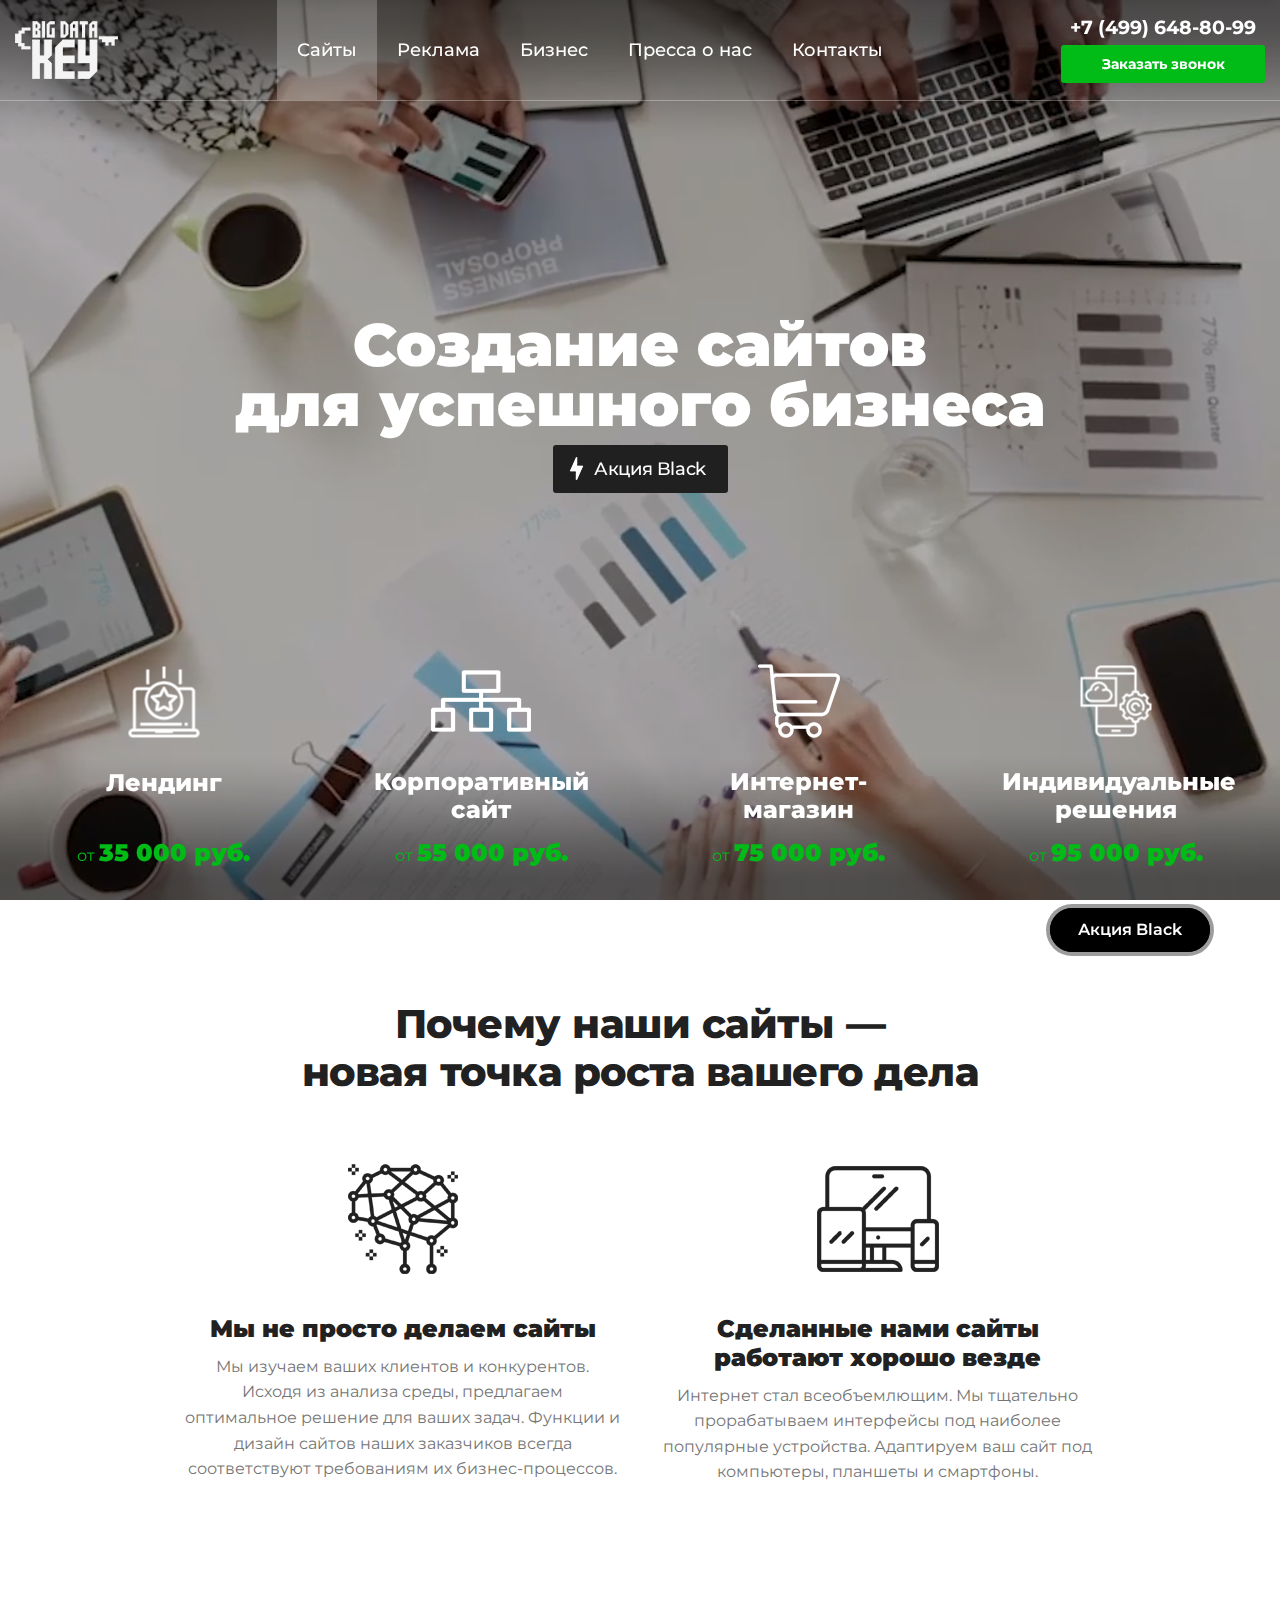
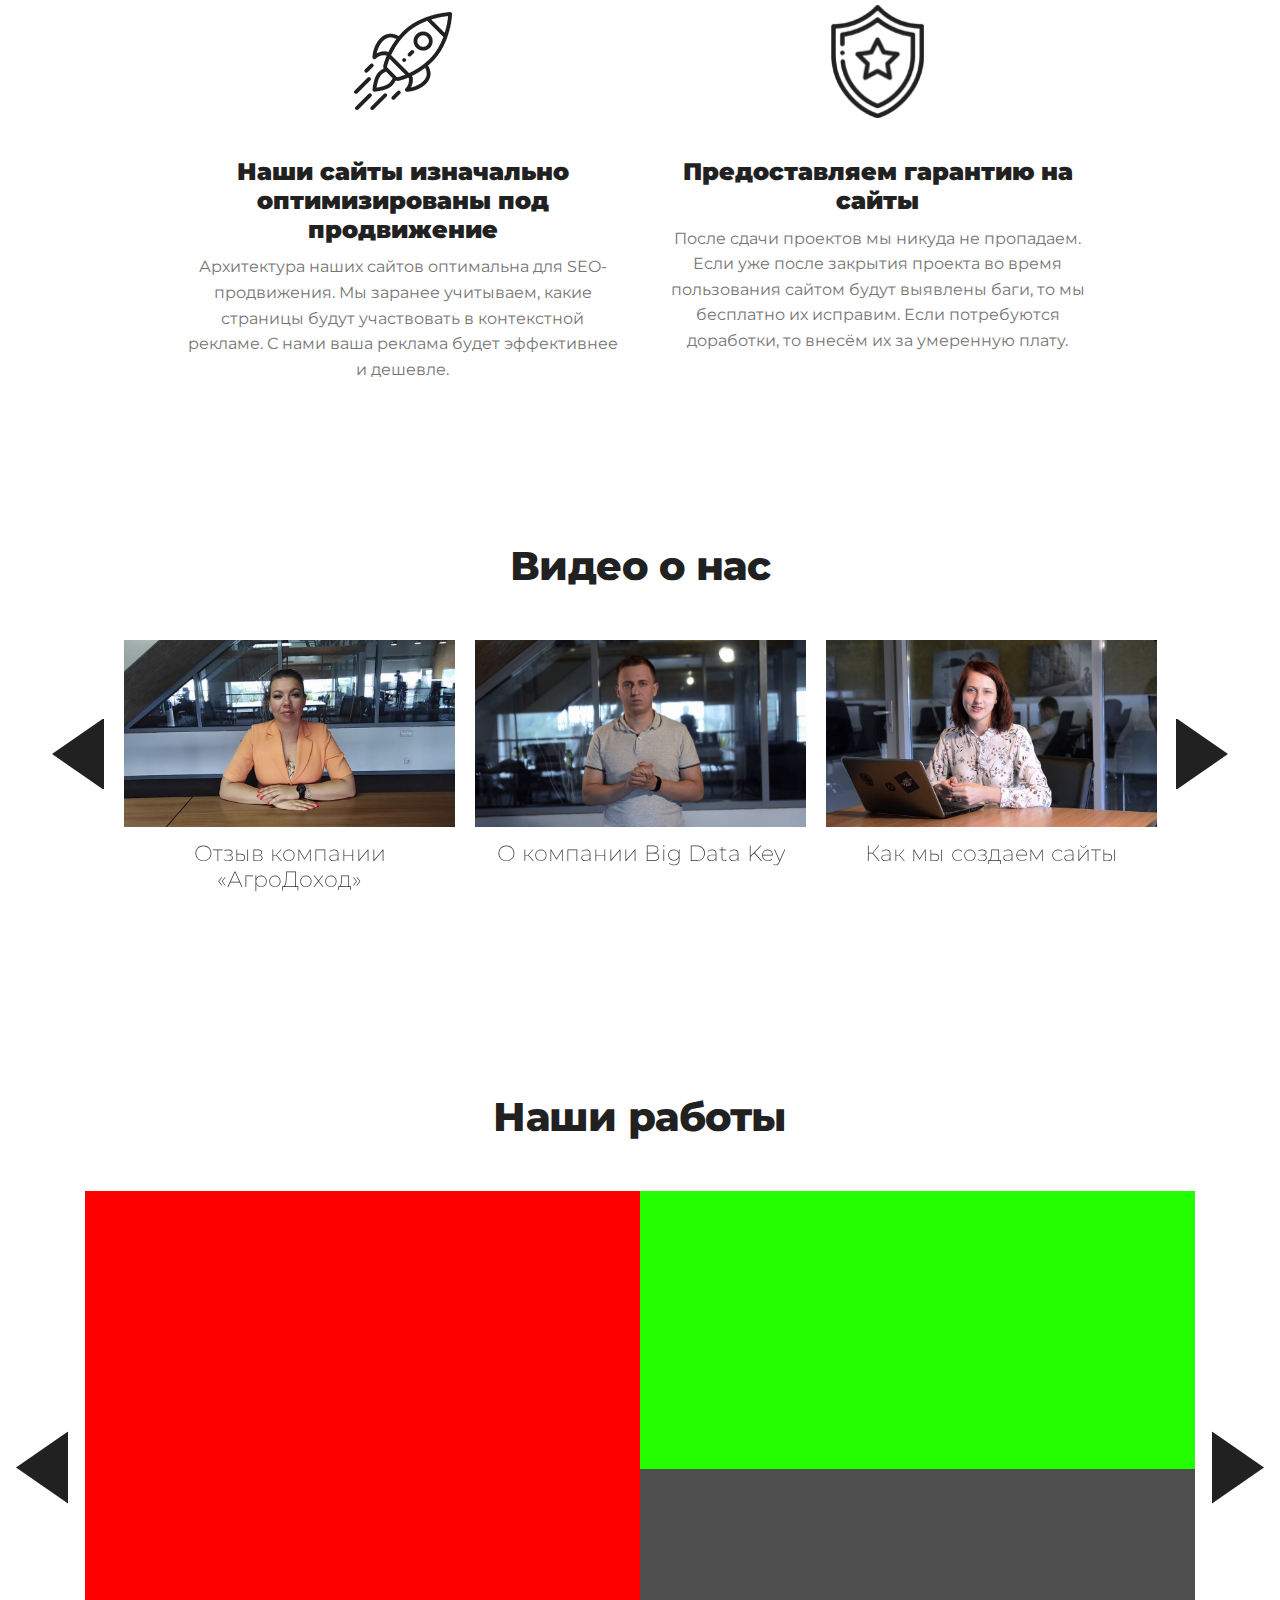
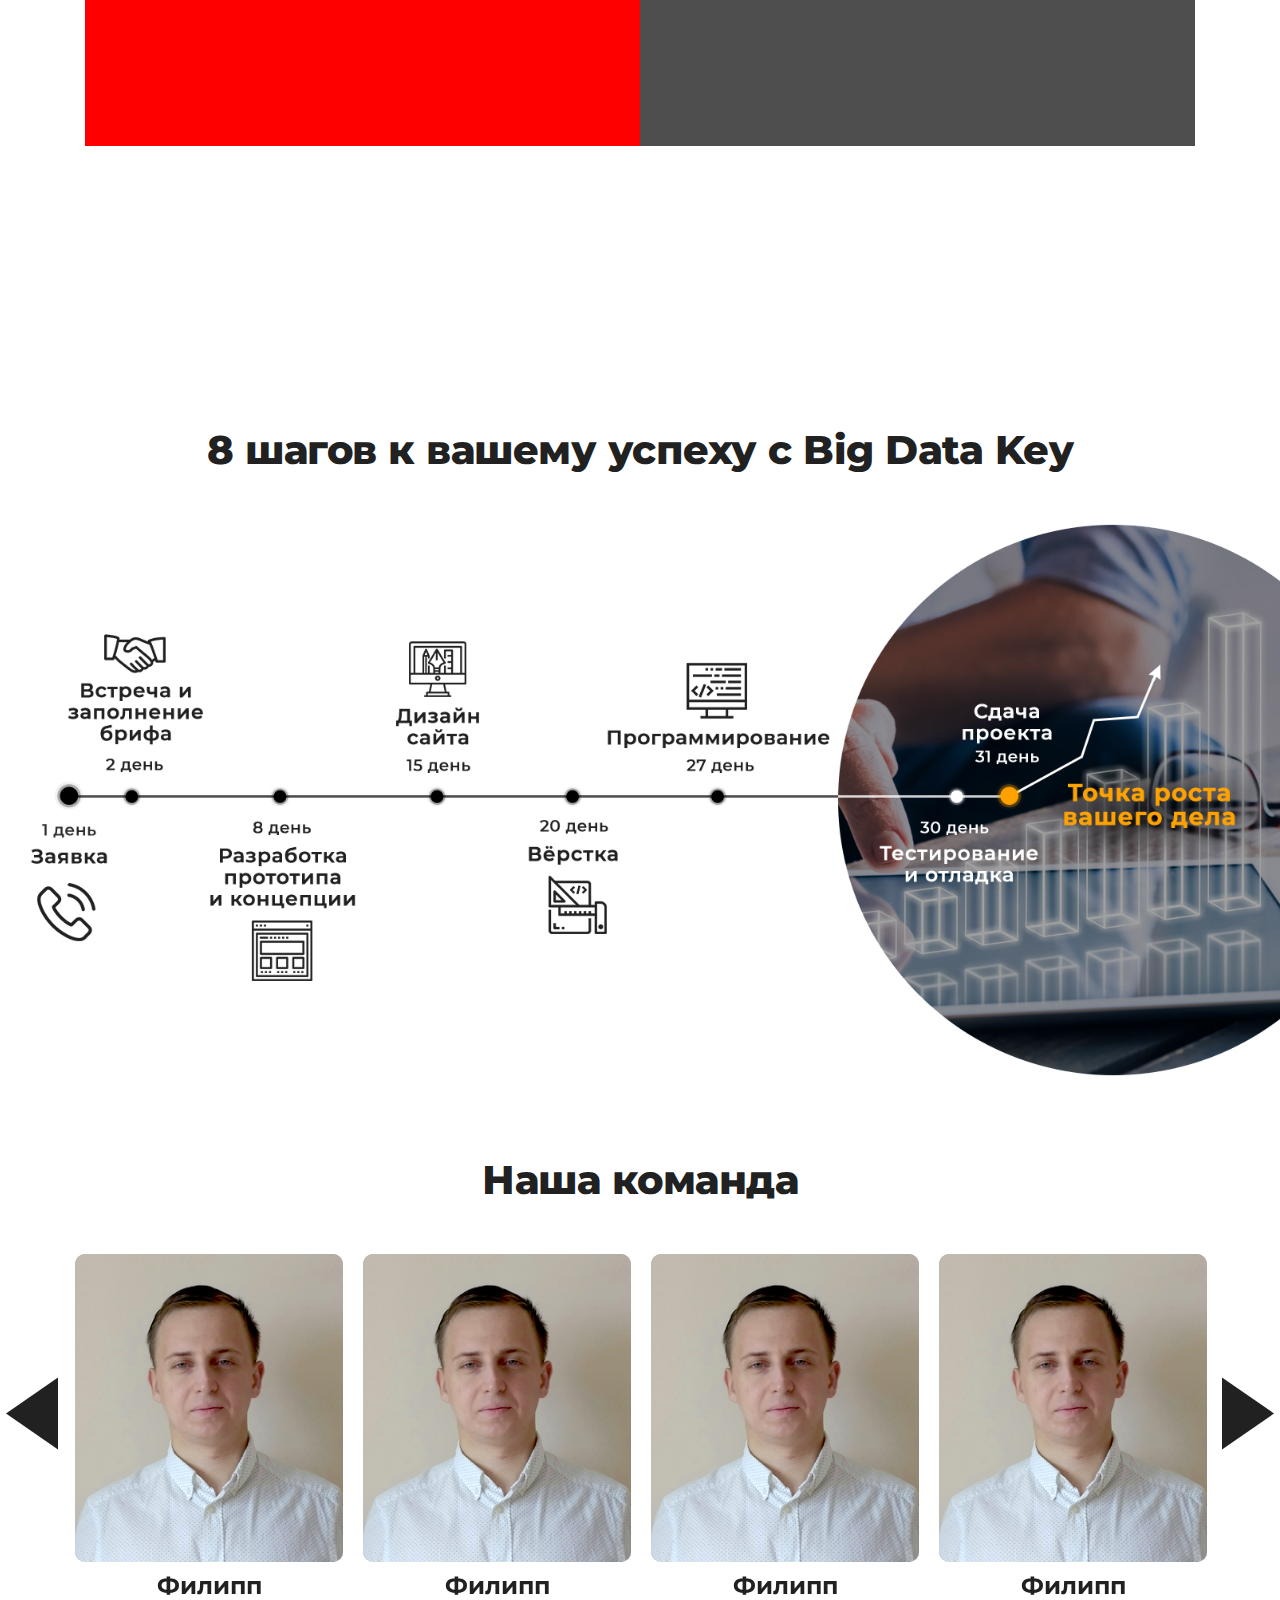
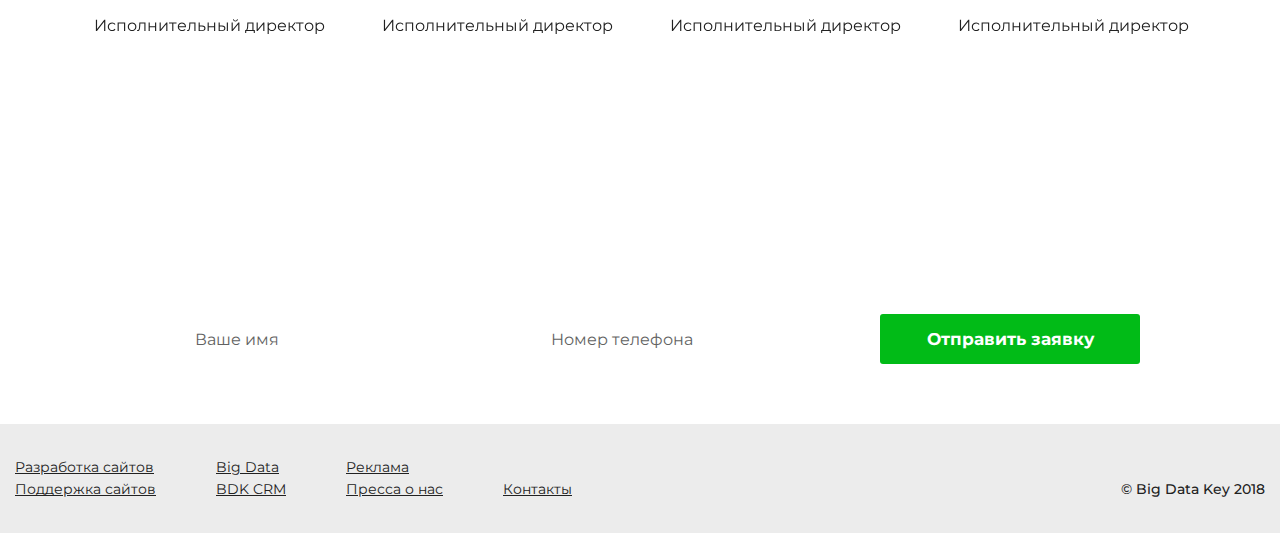
<file: web.html>
<!DOCTYPE html>
<html lang="Ru-ru">
<head>
    <meta charset="UTF-8">
    <title>Big Data Key</title>
    
    <meta http-equiv="x-ua-compatible" content="ie=edge,chrome=1"/>
    <meta name="viewport" content="width=device-width, initial-scale=1"/>
    <link rel="stylesheet" href="css/style.css"/>    
    
<!--
	<link rel="apple-touch-icon" sizes="57x57" href="/img/favicon/favicon/apple-icon-57x57.png">
    <link rel="apple-touch-icon" sizes="60x60" href="/img/favicon/apple-icon-60x60.png">
    <link rel="apple-touch-icon" sizes="72x72" href="/img/favicon/apple-icon-72x72.png">
    <link rel="apple-touch-icon" sizes="76x76" href="/img/favicon/apple-icon-76x76.png">
    <link rel="apple-touch-icon" sizes="114x114" href="/img/favicon/apple-icon-114x114.png">
    <link rel="apple-touch-icon" sizes="120x120" href="/img/favicon/apple-icon-120x120.png">
    <link rel="apple-touch-icon" sizes="144x144" href="/img/favicon/apple-icon-144x144.png">
    <link rel="apple-touch-icon" sizes="152x152" href="/img/favicon/apple-icon-152x152.png">
    <link rel="apple-touch-icon" sizes="180x180" href="/img/favicon/apple-icon-180x180.png">
    <link rel="icon" type="image/png" sizes="192x192"  href="/img/favicon/android-icon-192x192.png">
    <link rel="icon" type="image/png" sizes="32x32" href="/img/favicon/favicon-32x32.png">
    <link rel="icon" type="image/png" sizes="96x96" href="/img/favicon/favicon-96x96.png">
    <link rel="icon" type="image/png" sizes="16x16" href="/img/favicon/favicon-16x16.png">
    <link rel="manifest" href="/manifest.json">
    <meta name="msapplication-TileColor" content="#ffffff">
    <meta name="msapplication-TileImage" content="/img/favicon/ms-icon-144x144.png">
    <meta name="theme-color" content="#ffffff">
-->
    
    <meta name="description" content="Описание">
    <meta name="keywords" content="Ключевые слова через запятую" />

<!--
    <link rel="image_src" href="/img/og.jpg" />  
    
    <meta property="og:type" content="website / movie / book / blog / etc" />
    <meta property="og:url" content="http://site.ru" />
    
    <meta property="og:image" content="http://site.ru/img/og/og.jpg" />
    <meta property="og:image:type" content="image/jpeg" />
    <meta property="og:image:width" content="968">
    <meta property="og:image:height" content="504">
    
    <meta property="og:title" content="Заголовок для соцсети (ограничение в 65 символов)" />
    <meta property="og:description" content="Описание для соцсети" />
    <meta property="og:video" content="http://site.ru" />
    <meta property="og:locale" content="ru_RU / en_GB / de_DE / etc." />
    <meta property="og:site_name" content="site.ru" />

    <meta name="twitter:card" content="summary"/>
    <meta name="twitter:site" content="site.ru"/>
    <meta name="twitter:title" content="Заголовок">
    <meta name="twitter:description" content="Описание"/>
    <meta name="twitter:creator" content="Автор"/>
    <meta name="twitter:image:src" content="https://site.com/img/twitter.png"/>
    <meta name="twitter:domain" content="http://site.ru"/>
-->

	<meta name="theme-color" content="#8753fc">
	<meta name="msapplication-navbutton-color" content="#8753fc">
	<meta name="apple-mobile-web-app-status-bar-style" content="#8753fc">
</head>
<body class="set-1">
    <!--[if lt IE 8]>
        <p class="browserhappy">
            Ваш браузер <strong>устарел</strong>. Пожалуйста <a href="https://browsehappy.com/"  target="_blank">обновите</a>.
        </p>
    <![endif]-->
	<div class="wrapper">
        <header class="header" id="js-header">
            <div class="container">
                <div class="header__wrap">
                    <a href="/" class="header__logo"><img src="img/big_data_key.png" alt="Big Data Key"></a>
                    <nav class="main-menu">
                        <ul>
                            <li>
                            	<div class="active">Сайты</div>
                            	<div class="main-menu__sub">
									<ul>
										<li><a href="web.html" class="active">Разработка</a></li>
										<li><a href="support.html">Поддержка</a></li>
									</ul>
                            	</div>
                            </li>
                            <li><a href="advertising.html">Реклама</a></li>
                            <li>
                            	<div>Бизнес</div>
                            	<div class="main-menu__sub">
									<ul>
										<li><a href="big-data.html">Big Data</a></li>
                            			<li><a href="crm.html">BDK CRM</a></li>
									</ul>
                            	</div>
                            </li>                            
                            <li><a href="pressa.html">Пресса о нас</a></li>
                            <li><a href="contacts.html">Контакты</a></li>
                        </ul>
                    </nav>
                    <div class="header__bar">
                        <a href="tel:+74996488099" class="header__bar-tel">+7 (499) 648-80-99</a>
                        <button class="btn btn--blue header__bar-btn js-order-btn"><span>Заказать звонок</span></button>
                        <button class="btn mob-menu-btn js-mob-menu-btn"><span></span>
                        <span></span>
                        <span></span></button>
                    </div>
                </div>
            </div>
        </header>
        <header class="header-mob" id="js-header-mob">
            <div class="container">
                <div class="header__wrap">
                    <a href="/" class="header-mob__logo"><img src="img/logo1.png" alt="Big Data Key"></a>
                    <nav class="main-menu" id="js-mob-menu">
                        <ul>
                            <li>
                            	<div class="active">Сайты</div>
                            	<div class="main-menu__sub">
									<ul>
										<li><a href="web.html" class="active">Разработка</a></li>
										<li><a href="support.html">Поддержка</a></li>
									</ul>
                            	</div>
                            </li>
                            <li><a href="advertising.html">Реклама</a></li>
                            <li>
                            	<div>Бизнес</div>
                            	<div class="main-menu__sub">
									<ul>
										<li><a href="big-data.html">Big Data</a></li>
                            			<li><a href="crm.html">BDK CRM</a></li>
									</ul>
                            	</div>
                            </li>                            
                            <li><a href="pressa.html">Пресса о нас</a></li>
                            <li><a href="contacts.html">Контакты</a></li>
                        </ul>
                    </nav>
                    <div class="header-mob__bar">
                        <a href="tel:+74996488099" class="header-mob__bar-tel">+7 (499) 648-80-99</a>
                        <button class="btn mob-menu-btn js-mob-menu-btn"><span></span>
                        <span></span>
                        <span></span></button>
                    </div>
                </div>
            </div>
        </header>
        <main class="main">
                <section class="maine-sec" id="js-main-sec">
                    <video class="maine-sec__video" muted="" autoplay="autoplay" loop="loop" preload="auto">               
                        <source src="video/videobg.mp4" type='video/mp4'>
                    </video>       
                    <div class="container">
                        <div class="maine-sec__wrap">
                            <div class="maine-sec__middle">
                                <h1 class="maine-sec__title">Создание сайтов <br>для успешного бизнеса</h1>
                                <button class="btn main-action-btn js-action-main-btn">Акция Black</button>
                            </div>
                            <div class="price">
                                <div class="price__item">
                                    <div class="price__item-icn price__item-icn--landing">
                                        <img class="price__item-img" src="img/icn-1.png" alt="">
                                        <img class="price__item-img-hover" src="img/icn-1-h.png" alt="">
                                    </div>
                                    <div class="price__item-name">Лендинг</div>
                                    <div class="price__item-txt">Продающий одностраничный сайт. Концентрируем внимание на одном товаре или услуге. Быстрый результат при минимуме затрат.</div>
                                    <div class="price__item-price">от <strong>35 000 руб.</strong></div>
                                    <buttom class="btn btn--red price__item-btn js-order-btn" data-name="Заказать лендинг">Заказать</buttom>
                                </div>
                                <div class="price__item">
                                    <div class="price__item-icn price__item-icn--corporate">
                                        <img class="price__item-img" src="img/icn-2.png" alt="">
                                        <img class="price__item-img-hover" src="img/icn-2-h.png" alt="">
                                    </div>
                                    <div class="price__item-name">Корпоративный сайт</div>
                                    <div class="price__item-txt">Рассказать о вашей компании. Показать её преимущества и сильные стороны. Привлечь новых клиентов.</div>
                                    <div class="price__item-price">от <strong>55 000 руб.</strong></div>
                                    <buttom class="btn btn--red price__item-btn js-order-btn" data-name="Заказать корпоративный сайт">Заказать</buttom>
                                </div>
                                <div class="price__item">
                                    <div class="price__item-icn price__item-icn--store">
                                        <img class="price__item-img" src="img/icn-3.png" alt="">
                                        <img class="price__item-img-hover" src="img/icn-3-h.png" alt="">
                                    </div>
                                    <div class="price__item-name">Интернет-магазин</div>
                                    <div class="price__item-txt">Удобный каталог и поиск товаров. Лёгкий процесс покупки и оплаты. Максимум продаж</div>
                                    <div class="price__item-price">от <strong>75 000 руб.</strong></div>
                                    <buttom class="btn btn--red price__item-btn js-order-btn" data-name="Заказать интернет-магазин">Заказать</buttom>
                                </div>
                                <div class="price__item">
                                    <div class="price__item-icn price__item-icn--application">
                                        <img class="price__item-img" src="img/icn-4.png" alt="">
                                        <img class="price__item-img-hover" src="img/icn-4-h.png" alt="">
                                    </div>
                                    <div class="price__item-name">Индивидуальные решения</div>
                                    <div class="price__item-txt">Высоконагруженные проекты. Big Data. Нестандартный функционал. Сможем всё.</div>
                                    <div class="price__item-price">от <strong>95 000 руб.</strong></div>
                                    <buttom class="btn btn--red price__item-btn js-order-btn" data-name="Заказать индивидуальное">Заказать</buttom>
                                </div>
                            </div>
                        </div>
                    </div>
                </section>
                <section class="sec advantages scroll-animate">
<!--
                    <div class="coffe">
                        <div class="coffe-animation coffe-animation_1 active"></div>
                        <div class="coffe-animation coffe-animation_2"></div>
                        <div class="coffe-animation coffe-animation_3"></div>
                        <div class="coffe-animation coffe-animation_4"></div>
                        <div class="coffe-animation coffe-animation_5"></div>
                        <div class="coffe-animation coffe-animation_6"></div>
                        <div class="coffe-animation coffe-animation_7"></div>
                        <div class="coffe-animation coffe-animation_8"></div>
                        <div class="coffe-animation coffe-animation_9"></div>
                        <div class="coffe-animation coffe-animation_10"></div>
                        <div class="coffe-animation coffe-animation_11"></div>
                        <div class="coffe-animation coffe-animation_12"></div>
                        <div class="coffe-animation coffe-animation_13"></div>
                        <div class="coffe-animation coffe-animation_14"></div>
                        <div class="coffe-animation coffe-animation_15"></div>
                        <div class="coffe-animation coffe-animation_16"></div>
                        <div class="coffe-animation coffe-animation_17"></div>
                        <div class="coffe-animation coffe-animation_18"></div>
                        <div class="coffe-animation coffe-animation_19"></div>
                        <div class="coffe-animation coffe-animation_20"></div>
                        <div class="coffe-animation coffe-animation_21"></div>
                        <div class="coffe-animation coffe-animation_22"></div>
                        <div class="coffe-animation coffe-animation_23"></div>
                        <div class="coffe-animation coffe-animation_24"></div>
                        <div class="coffe-animation coffe-animation_25"></div>
                        <div class="coffe-animation coffe-animation_26"></div>
                        <div class="coffe-animation coffe-animation_27"></div>
                        <div class="coffe-animation coffe-animation_28"></div>
                        <div class="coffe-animation coffe-animation_29"></div>
                        <div class="coffe-animation coffe-animation_30"></div>
                        <div class="coffe-animation coffe-animation_31"></div>
                        <div class="coffe-animation coffe-animation_32"></div>
                        <div class="coffe-animation coffe-animation_33"></div>
                        <div class="coffe-animation coffe-animation_34"></div>
                        <div class="coffe-animation coffe-animation_35"></div>
                        <div class="coffe-animation coffe-animation_36"></div>
                        <div class="coffe-animation coffe-animation_37"></div>
                        <div class="coffe-animation coffe-animation_38"></div>
                        <div class="coffe-animation coffe-animation_39"></div>
                        <div class="coffe-animation coffe-animation_40"></div>
                        <div class="coffe-animation coffe-animation_41"></div>
                        <div class="coffe-animation coffe-animation_42"></div>
                        <div class="coffe-animation coffe-animation_43"></div>
                        <div class="coffe-animation coffe-animation_44"></div>
                        <div class="coffe-animation coffe-animation_45"></div>
                        <div class="coffe-animation coffe-animation_46"></div>
                      </div>
-->
                    <div class="gaph">
                        <div class="gaph__inner">
                            <div class="graph-line"></div>
                            <div><span></span><span></span><span></span><span></span><span></span></div>
                        </div>
                    </div>
                    <div class="container">
                        <h2 class="sec__title advantages__title">Почему наши сайты —<br>новая точка роста вашего дела</h2>
                        <div class="advantages__wrap">
                            <div class="advantages__item">
                                <div class="advantages__item-icn"><img src="img/brain.png" alt=""></div>
                                <div class="advantages__item-title">Мы не просто делаем сайты</div>
                                <div class="advantages__item-txt">Мы изучаем ваших клиентов и конкурентов. Исходя из анализа среды, предлагаем оптимальное решение для ваших задач. Функции и дизайн сайтов наших заказчиков всегда соответствуют требованиям их бизнес-процессов.</div>
                            </div>
                            <div class="advantages__item">
                                <div class="advantages__item-icn"><img src="img/devices.png" alt=""></div>
                                <div class="advantages__item-title">Сделанные нами сайты <br>работают хорошо везде</div>
                                <div class="advantages__item-txt">Интернет стал всеобъемлющим. Мы тщательно прорабатываем интерфейсы под наиболее популярные устройства. Адаптируем ваш сайт под компьютеры, планшеты и смартфоны.</div>
                            </div>
                            <div class="advantages__item">
                                <div class="advantages__item-icn"><img src="img/chip.png" alt=""></div>
                                <div class="advantages__item-title">Наши сайты изначально <br>оптимизированы под продвижение</div>
                                <div class="advantages__item-txt">Архитектура наших сайтов оптимальна для SEO-продвижения. Мы заранее учитываем, какие страницы будут участвовать в контекстной рекламе. С нами ваша реклама будет эффективнее и дешевле.</div>
                            </div>
                            <div class="advantages__item">
                                <div class="advantages__item-icn"><img src="img/shield.png" alt=""></div>
                                <div class="advantages__item-title">Предоставляем гарантию на сайты</div>
                                <div class="advantages__item-txt">После сдачи проектов мы никуда не пропадаем. Если уже после закрытия проекта во время пользования сайтом будут выявлены баги, то мы бесплатно их исправим. Если потребуются доработки, то внесём их за умеренную плату.</div>
                            </div>
                        </div>
                    </div>
                </section>
                <section class="sec video">
                        <h2 class="sec__title video__title">Видео о нас</h2>
                        <div class="video__slider" id="js-video-slider">
                            <div>
                                <div class="video__slide">
                                    <div class="video__container">
                                        <div class="video__blind js-blind" data-href="https://www.youtube.com/embed/Fo6rCkFrpe8"><img src="img/video/3.jpg" alt=""></div>
                                    </div>
                                    <div class="video__name">Отзыв компании «АгроДоход»</div>
                                </div>
                            </div>
                            <div>
                                <div class="video__slide">
                                    <div class="video__container">
                                        <div class="video__blind js-blind" data-href="https://www.youtube.com/embed/-UcpQImGI7w"><img src="img/video/2.jpg" alt=""></div>
                                    </div>
                                    <div class="video__name">О компании Big Data Key</div>
                                </div>
                            </div>
                            <div>
                                <div class="video__slide">
                                    <div class="video__container">
                                        <div class="video__blind js-blind" data-href="https://www.youtube.com/embed/TaJ9WORUuhI"><img src="img/video/1.jpg" alt=""></div>
                                    </div>
                                    <div class="video__name">Как мы создаем сайты</div>
                                </div>
                            </div>
                            <div>
                                <div class="video__slide">
                                    <div class="video__container">
                                        <div class="video__blind js-blind" data-href="https://www.youtube.com/embed/Fo6rCkFrpe8"><img src="img/video/3.jpg" alt=""></div>
                                    </div>
                                    <div class="video__name">Отзыв компании «АгроДоход»</div>
                                </div>
                            </div>
                        </div>
                        <div class="video-wrapper" id="js-video-vrapper">
                            <div class="video-wrapper__overlay js-video-close"></div>
                            <div class="video-wrapper__container">
                                <button class="btn video-wrapper__close js-video-close" title="Закрыть">Закрыть</button>
                                <div class="video-wrapper__blc" id="js-video-container">
                                    <iframe frameborder="0" allowfullscreen=""></iframe>
<!--                                    <iframe frameborder="0" allowfullscreen=""></iframe>-->
                                </div>
                            </div>
                        </div>
                </section>
                <section class="sec portfolio">
                    <div class="container">
                        <h2 class="sec__title portfolio__title">Наши работы</h2>
                        <div class="portfolio__slider js-portfolio-slider">
                        	<div>
                        		<div class="portfolio__slide clearfix">
                        			<a href="#" target="_blank" class="portfolio__blc portfolio__blc--05_1 portfolio__blc--left">
                        				<div class="portfolio__blc-main" style="background-color: #ff0000;"></div>
                        				<div class="portfolio__blc-hover" style="background-color: #fc00ff;"></div>
                        			</a>
                        			<a href="#" target="_blank" class="portfolio__blc portfolio__blc--05_05 portfolio__blc--right">
                        				<div class="portfolio__blc-main" style="background-color: #24ff00;"></div>
                        				<div class="portfolio__blc-hover" style="background-color: #ffd800;"></div>
                        			</a>
                        			<a href="#" target="_blank" class="portfolio__blc portfolio__blc--05_05 portfolio__blc--right">
                        				<div class="portfolio__blc-main" style="background-color: #4e4e4e;"></div>
                        				<div class="portfolio__blc-hover" style="background-color: #1800ff;"></div>
                        			</a>
                        		</div>
                        	</div>
                        	<div>
                        		<div class="portfolio__slide clearfix">
                        			<a href="#" target="_blank" class="portfolio__blc portfolio__blc--1_05">
                        				<div class="portfolio__blc-main" style="background-color: #1e00ff;"></div>
                        				<div class="portfolio__blc-hover" style="background-color: #ff0000;"></div>
                        			</a>
                        			<a href="#" target="_blank" class="portfolio__blc portfolio__blc--05_05 portfolio__blc--left">
                        				<div class="portfolio__blc-main" style="background-color: #ffba00;"></div>
                        				<div class="portfolio__blc-hover" style="background-color: #00ff66;"></div>
                        			</a>
                        			<a href="#" target="_blank" class="portfolio__blc portfolio__blc--05_05 portfolio__blc--right">
                        				<div class="portfolio__blc-main" style="background-color: #ff00f0;"></div>
                        				<div class="portfolio__blc-hover" style="background-color: #4e4e4e;"></div>
                        			</a>
                        		</div>
                        	</div>
                        	<div>
                        		<div class="portfolio__slide clearfix">
                        			<a href="#" target="_blank" class="portfolio__blc portfolio__blc--05_05 portfolio__blc--left">
                        				<div class="portfolio__blc-main" style="background-color: #ff9600;"></div>
                        				<div class="portfolio__blc-hover" style="background-color: #0cff00;"></div>
                        			</a>
                        			<a href="#" target="_blank" class="portfolio__blc portfolio__blc--05_1 portfolio__blc--right">
                        				<div class="portfolio__blc-main" style="background-color: #0600ff;"></div>
                        				<div class="portfolio__blc-hover" style="background-color: #ff0000;"></div>
                        			</a>
                        			<a href="#" target="_blank" class="portfolio__blc portfolio__blc--05_05 portfolio__blc--left">
                        				<div class="portfolio__blc-main" style="background-color: #ff00f6;"></div>
                        				<div class="portfolio__blc-hover" style="background-color: #4e4e4e;"></div>
                        			</a>
                        		</div>
                        	</div>
                        </div>
                        <div class="portfolio__mob-slider js-portfolio-slider">
                        	<div><a href="#" target="_blank" class="portfolio__mob-slide"><div class="portfolio__mob-blc" style="background: red;"></div></a></div>
                        	<div><a href="#" target="_blank" class="portfolio__mob-slide"><div class="portfolio__mob-blc" style="background: green;"></div></a></div>
                        	<div><a href="#" target="_blank" class="portfolio__mob-slide"><div class="portfolio__mob-blc" style="background: blue;"></div></a></div>
                        	<div><a href="#" target="_blank" class="portfolio__mob-slide"><div class="portfolio__mob-blc" style="background: grey;"></div></a></div>
                        	<div><a href="#" target="_blank" class="portfolio__mob-slide"><div class="portfolio__mob-blc" style="background: yellow;"></div></a></div>
                        	<div><a href="#" target="_blank" class="portfolio__mob-slide"><div class="portfolio__mob-blc" style="background: black;"></div></a></div>
                        	<div><a href="#" target="_blank" class="portfolio__mob-slide"><div class="portfolio__mob-blc" style="background: violet;"></div></a></div>
                        	<div><a href="#" target="_blank" class="portfolio__mob-slide"><div class="portfolio__mob-blc" style="background: orange;"></div></a></div>
                        	<div><a href="#" target="_blank" class="portfolio__mob-slide"><div class="portfolio__mob-blc" style="background: brown;"></div></a></div>
						</div>
                    </div>
                </section>
                <section class="sec shem">
                    <div class="container">
                        <h2 class="sec__title shem__title">8 шагов к вашему успеху с Big Data Key</h2>
                    </div>
                    <div class="shem__wrap">
                        <img src="img/shem.jpg" alt="" class="shem__desc">
                        <img src="img/shem-mob.jpg" alt="" class="shem__mob">
                    </div>
                </section>
                <section class="sec team">
                    <div class="container">
                        <h2 class="sec__title team__title">Наша команда</h2>
                        <div class="team__slider" id="js-team-slider">
                            <div>
                                <div class="team__slide">
                                    <div class="team__slide-photo">
                                        <img src="img/ava_6.jpg" alt="">
                                    </div>
                                    <div class="team__slide-main">
                                        <div class="team__slide-name">Филипп</div>
                                        <div class="team__slide-status">Исполнительный директор</div>
                                        <blockquote class="team__slide-quote">«Руковожу компанией, как многорукий Ганеша»</blockquote>
                                    </div>
                                </div>
                            </div>
                            <div>
                                <div class="team__slide">
                                    <div class="team__slide-photo">
                                        <img src="img/ava_6.jpg" alt="">
                                    </div>
                                    <div class="team__slide-main">
                                        <div class="team__slide-name">Филипп</div>
                                        <div class="team__slide-status">Исполнительный директор</div>
                                        <blockquote class="team__slide-quote">«Руковожу компанией, как многорукий Ганеша»</blockquote>
                                    </div>
                                </div>
                            </div>
                            <div>
                                <div class="team__slide">
                                    <div class="team__slide-photo">
                                        <img src="img/ava_6.jpg" alt="">
                                    </div>
                                    <div class="team__slide-main">
                                        <div class="team__slide-name">Филипп</div>
                                        <div class="team__slide-status">Исполнительный директор</div>
                                        <blockquote class="team__slide-quote">«Руковожу компанией, как многорукий Ганеша»</blockquote>
                                    </div>
                                </div>
                            </div>
                            <div>
                                <div class="team__slide">
                                    <div class="team__slide-photo">
                                        <img src="img/ava_6.jpg" alt="">
                                    </div>
                                    <div class="team__slide-main">
                                        <div class="team__slide-name">Филипп</div>
                                        <div class="team__slide-status">Исполнительный директор</div>
                                        <blockquote class="team__slide-quote">«Руковожу компанией, как многорукий Ганеша»</blockquote>
                                    </div>
                                </div>
                            </div>
                            <div>
                                <div class="team__slide">
                                    <div class="team__slide-photo">
                                        <img src="img/ava_6.jpg" alt="">
                                    </div>
                                    <div class="team__slide-main">
                                        <div class="team__slide-name">Филипп</div>
                                        <div class="team__slide-status">Исполнительный директор</div>
                                        <blockquote class="team__slide-quote">«Руковожу компанией, как многорукий Ганеша»</blockquote>
                                    </div>
                                </div>
                            </div>
                        </div>                        
                    </div>
                </section>
                <section class="sec web-form">
					<div class="container">
						<h2 class="sec__title key__title">Закажите свой уникальный сайт</h2>
						<div class="main-form main-form--white">
							<form action="php/mail.php" method="post" class="main-form__form js-form-val" name="main_form" id="main-form">
								<div class="main-form__group">
									<input type="hidden" name="project_name" value="BigDATAkey">
									<input type="hidden" name="form_subject" value="BigDATAkey - новая заявка">
									<input type="text" class="main-form__input js-val" name="name" placeholder="Ваше имя">
									<input type="tel" class="main-form__input js-mask js-val" name="tel" placeholder="Номер телефона">
								</div>
								<button class="btn btn--orange main-form__submit" type="submit">Отправить заявку</button>
							</form>
						</div>
					</div>
				</section>
        </main>
        <footer class="footer">
        	<div class="container">
        		<div class="footer__wrap">
        			<nav class="footer__nav">
        				<div class="footer__nav-col">
        					<a href="web.html">Разработка сайтов</a>
        					<a href="support.html">Поддержка сайтов</a>
        				</div>
        				<div class="footer__nav-col">
        					<a href="big-data.html">Big Data</a>
        					<a href="crm.html">BDK CRM</a>
        				</div>
        				<div class="footer__nav-col">
        					<a href="advertising.html">Реклама</a>
        					<a href="pressa.html">Пресса о нас</a>
        				</div>
        				<div class="footer__nav-col">
        					<a href="contacts.html">Контакты</a>
        				</div>
        			</nav>
        			<div class="footer__copyright">© Big Data Key 2018</div>
        		</div>
        	</div>
        </footer>
        <div class="popup" id="js-order-popup">
            <div class="popup__overlay js-order-btn"></div>
            <div class="popup__main" id="js-order-main">
                <button class="btn popup__close js-order-btn" title="Закрыть">Закрыть</button>
                <h2 class="popup__title">Заказать звонок</h2>
                <form action="php/mail.php" method="post" name="order" class="form popup__form js-form-val js-order">
                    <input type="hidden" name="project_name" value="BigDATAkey">
                    <input type="hidden" name="form_subject" value="BigDATAkey - новая заявка">
                    <input type="text" name="name" class="input popup__input js-val" placeholder="Ваше имя">
                    <input type="tel" name="tel" class="input popup__input js-mask js-val" placeholder="Номер телефона">
                    <button class="btn btn--red popup__submit" type="submit">Отправить заявку</button>
                </form>
            </div>
        </div>
        <div class="popup" id="js-popup-ready">
            <div class="popup__overlay js-popup-ready-btn"></div>
            <div class="popup__main" id="js-order-main">
                <button class="btn popup__close js-popup-ready-btn" title="Закрыть">Закрыть</button>
                <h2 class="popup__ready">Ваша заявка была <br>принята</h2>
            </div>
        </div>
        <button class="btn action-btn js-action-btn" id="js-action-btn"><span>Акция Black</span></button>
        <div class="action" id="js-action">
            <button class="btn action__close js-action-btn" title="Закрыть">Закрыть</button>
<!--
            <button class="btn action__open js-action-btn">
                Сэкономь 10 000 ₽ <br>на рекламе
                <span class="action__anim"></span>
            </button>
-->
            <h2 class="action__title">Акция Black </h2>
            <div class="action__txt">
				<p>Закажите у нас сайт и получите бесплатно семантическое ядро и 1 месяц ведения контекстной рекламы.</p>
				<p>Хотите? Позвоните по телефону <br>
				<a href="tel:+74996488099 ">+7 (499) 648-80-99</a><br>
				и скажите фразу «Акция Блэк». <br>
				Или оставьте заявку в этой форме:</p>                
            </div>
            <form action="php/mail.php" method="post" name="order" class="form popup__form js-form-val js-order">
                <input type="hidden" name="project_name" value="BigDATAkey">
                <input type="hidden" name="form_subject" value="Акция!">
                <input type="text" name="name" class="input popup__input js-val" placeholder="Ваше имя">
                <input type="tel" name="tel" class="input popup__input js-mask js-val" placeholder="Номер телефона">
                <button class="btn btn--black popup__submit" type="submit">Отправить заявку</button>
            </form>            
        </div>
        <div class="action__overlay js-action-btn" id="js-action-overlay"></div>
        <div class="action action--main" id="js-action-main">
            <button class="btn action__close js-action-main-btn" title="Закрыть">Закрыть</button>
<!--
            <button class="btn action__open js-action-btn">
                Сэкономь 10 000 ₽ <br>на рекламе
                <span class="action__anim"></span>
            </button>
-->
            <h2 class="action__title">Акция Black </h2>
            <div class="action__txt">
				<p>Закажите у нас сайт и получите бесплатно семантическое ядро и 1 месяц ведения контекстной рекламы.</p>
				<p>Хотите? Позвоните по телефону <br>
				<a href="tel:+74996488099 ">+7 (499) 648-80-99</a><br>
				и скажите фразу «Акция Блэк». <br>
				Или оставьте заявку в этой форме:</p>                
            </div>
            <form action="php/mail.php" method="post" name="order" class="form popup__form js-form-val js-order">
                <input type="hidden" name="project_name" value="BigDATAkey">
                <input type="hidden" name="form_subject" value="Акция!">
                <input type="text" name="name" class="input popup__input js-val" placeholder="Ваше имя">
                <input type="tel" name="tel" class="input popup__input js-mask js-val" placeholder="Номер телефона">
                <button class="btn btn--black popup__submit" type="submit">Отправить заявку</button>
            </form>            
        </div>
        <div class="action__overlay js-action-main-btn" id="js-action-main-overlay"></div>
        
	</div>
	<!--jQuery-->
	<script src="js/vendors/jquery.min.js"></script>
	<!--slick-->
	<script src="js/vendors/slick.min.js"></script>
	<!--maskedinput-->
	<script src="js/vendors/jquery.maskedinput.min.js"></script>
	<!--device-->
	<script src="js/vendors/device.min.js"></script>
	<!--init-->
	<script src="js/jquery.init.js"></script>	
	<!--my scripts-->
	<script src="js/jquery.main.js"></script>
</body>
</html>
</file>
<file: css/style.css>
@import url(https://fonts.googleapis.com/css?family=Montserrat:200,300,400,400i,500,700,800,900&subset=cyrillic,cyrillic-ext,latin-ext);/*! normalize.css v4.1.1 | MIT License | github.com/necolas/normalize.css */html{font-family:sans-serif;line-height:1.15;-ms-text-size-adjust:100%;-webkit-text-size-adjust:100%}body{margin:0}article,aside,details,figcaption,figure,footer,header,main,menu,nav,section,summary{display:block}audio,canvas,progress,video{display:inline-block}audio:not([controls]){display:none;height:0}progress{vertical-align:baseline}[hidden],template{display:none}a{background-color:transparent;-webkit-text-decoration-skip:objects}a:active,a:hover{outline-width:0}abbr[title]{border-bottom:none;text-decoration:underline;text-decoration:underline dotted}b,strong{font-weight:inherit}b,strong{font-weight:bolder}dfn{font-style:italic}h1{font-size:2em;margin:.67em 0}mark{background-color:#ff0;color:#000}small{font-size:80%}sub,sup{font-size:75%;line-height:0;position:relative;vertical-align:baseline}sub{bottom:-.25em}sup{top:-.5em}img{border-style:none}svg:not(:root){overflow:hidden}code,kbd,pre,samp{font-family:monospace,monospace;font-size:1em}figure{margin:1em 40px}hr{box-sizing:content-box;height:0;overflow:visible}button,input,optgroup,select,textarea{font:inherit;margin:0}optgroup{font-weight:700}button,input{overflow:visible}button,select{text-transform:none}[type=reset],[type=submit],button,html [type=button]{-webkit-appearance:button}[type=button]::-moz-focus-inner,[type=reset]::-moz-focus-inner,[type=submit]::-moz-focus-inner,button::-moz-focus-inner{border-style:none;padding:0}[type=button]:-moz-focusring,[type=reset]:-moz-focusring,[type=submit]:-moz-focusring,button:-moz-focusring{outline:1px dotted ButtonText}fieldset{border:1px solid silver;margin:0 2px;padding:.35em .625em .75em}legend{box-sizing:border-box;color:inherit;display:table;max-width:100%;padding:0;white-space:normal}textarea{overflow:auto}[type=checkbox],[type=radio]{box-sizing:border-box;padding:0}[type=number]::-webkit-inner-spin-button,[type=number]::-webkit-outer-spin-button{height:auto}[type=search]{-webkit-appearance:textfield;outline-offset:-2px}[type=search]::-webkit-search-cancel-button,[type=search]::-webkit-search-decoration{-webkit-appearance:none}::-webkit-input-placeholder{color:inherit;opacity:.54}::-webkit-file-upload-button{-webkit-appearance:button;font:inherit}.slick-slider{position:relative;display:block;box-sizing:border-box;-webkit-user-select:none;-moz-user-select:none;-ms-user-select:none;user-select:none;-webkit-touch-callout:none;-khtml-user-select:none;-ms-touch-action:pan-y;touch-action:pan-y;-webkit-tap-highlight-color:transparent}.slick-list{position:relative;display:block;overflow:hidden;margin:0;padding:0}.slick-list:focus{outline:0}.slick-list.dragging{cursor:pointer;cursor:hand}.slick-slider .slick-list,.slick-slider .slick-track{-webkit-transform:translate3d(0,0,0);-moz-transform:translate3d(0,0,0);-ms-transform:translate3d(0,0,0);-o-transform:translate3d(0,0,0);transform:translate3d(0,0,0)}.slick-track{position:relative;top:0;left:0;display:block}.slick-track:after,.slick-track:before{display:table;content:''}.slick-track:after{clear:both}.slick-loading .slick-track{visibility:hidden}.slick-slide{display:none;float:left;height:100%;min-height:1px}[dir=rtl] .slick-slide{float:right}.slick-slide img{display:block}.slick-slide.slick-loading img{display:none}.slick-slide.dragging img{pointer-events:none}.slick-initialized .slick-slide{display:block}.slick-loading .slick-slide{visibility:hidden}.slick-vertical .slick-slide{display:block;height:auto;border:1px solid transparent}.slick-arrow.slick-hidden{display:none}body,html{min-height:100%;width:100%;font-size:10px}body{font:1.6rem/1.2 Montserrat,sans-serif;color:#212121;background:#fff;font-weight:400;min-width:310px;min-height:100%;position:relative;overflow-x:hidden;font-stretch:condensed;opacity:1;-webkit-font-smoothing:antialiased;-webkit-text-size-adjust:none}.clearfix:after,.clearfix:before{content:" ";display:table}.clearfix:after{clear:both}.clearfix{zoom:1}*,:after,:before,input[type=search]{-webkit-box-sizing:border-box;box-sizing:border-box}.browserhappy{background:red;text-align:center;position:fixed;z-index:9999;top:0;left:0;width:100%;padding:2.5rem;font-size:2rem;color:#fff}.browserhappy strong{text-transform:uppercase}.browserhappy a{color:#ff0;text-decoration:underline}.browserhappy a:hover{text-decoration:none}li,ol,ul{margin:0;padding:0}ul li{list-style:none}h1,h2,h3,h4,h5,h6,p{margin:0;padding:0}a{text-decoration:none;outline:0;-webkit-transition:.25s ease;-o-transition:.25s ease;transition:.25s ease;-webkit-tap-highlight-color:transparent}img{display:block;max-width:100%;height:auto}.wrapper{width:100%;min-height:100vh;overflow:hidden;display:-webkit-box;display:-ms-flexbox;display:flex;-webkit-box-align:stretch;-ms-flex-align:stretch;align-items:stretch;-webkit-box-pack:justify;-ms-flex-pack:justify;justify-content:space-between;-webkit-box-orient:vertical;-webkit-box-direction:normal;-ms-flex-direction:column;flex-direction:column;overflow:hidden}.main{-webkit-box-flex:1;-ms-flex-positive:1;flex-grow:1}.footer,.header,.header-mob,.main{width:100%}.container{margin:0 auto;padding:0 1.5rem;max-width:129rem}.sec{position:relative;padding:10rem 0 18rem 0}.sec__title{text-align:center;font-weight:800;font-size:4rem;margin-bottom:5rem;letter-spacing:-.05rem}.btn{display:block;padding:0;outline:0!important;outline-color:transparent!important;outline-width:0!important;outline-style:none!important;-webkit-box-shadow:none;box-shadow:none;border:none;background:0 0;box-shadow:none;-webkit-transition:.25s ease;-o-transition:.25s ease;transition:.25s ease;cursor:pointer;border-radius:0;white-space:nowrap;-webkit-tap-highlight-color:transparent}.btn:-moz-any-link:focus,.btn:-moz-focusring,.btn::-moz-focus-inner,.btn::-moz-focus-outer{outline:0!important;outline:0}.btn:disabled{cursor:default;opacity:.3;-webkit-user-select:none;-moz-user-select:none;-ms-user-select:none;user-select:none}.btn--blue,.btn--orange,.btn--red{color:#fff;text-align:center;position:relative;height:3.8rem;line-height:3.8rem;font-size:1.4rem;background:#01bb17;font-weight:700;border-radius:.3rem}.btn--blue span,.btn--orange span,.btn--red span{position:relative;z-index:2}.btn--blue:hover,.btn--orange:hover,.btn--red:hover{opacity:.5}.btn--black{width:26rem;height:5.2rem;border:1px solid #000;line-height:calc(5.2rem - 2px);text-align:center;color:#fff;border-radius:3px;font-size:1.6rem;font-weight:600;background:#000}.btn--black:hover{background:#fff;color:#000}.header-mob{position:fixed;width:100%;top:0;right:0;z-index:20;-webkit-transform:translateY(-100%);-ms-transform:translateY(-100%);transform:translateY(-100%);-webkit-transition:-webkit-transform .25s ease;transition:-webkit-transform .25s ease;-o-transition:transform .25s ease;transition:transform .25s ease;transition:transform .25s ease,-webkit-transform .25s ease;background-color:#fff;-webkit-box-shadow:0 2px 1.6rem rgba(0,0,0,.16);box-shadow:0 2px 1.6rem rgba(0,0,0,.16)}.header-mob.fix,.header-mob.static{-webkit-transform:translateY(0);-ms-transform:translateY(0);transform:translateY(0)}.header-mob__wrap{display:-webkit-box;display:-ms-flexbox;display:flex;-webkit-box-align:center;-ms-flex-align:center;align-items:center;-webkit-box-pack:justify;-ms-flex-pack:justify;justify-content:space-between}.header-mob__logo{display:block;width:14.9rem}.header-mob__bar-tel{font-size:2.1rem;color:#212121;font-weight:700}.header-mob .main-menu ul li a,.header-mob .main-menu ul li div{height:7.3rem;line-height:7.3rem;color:#212121}.header-mob .main-menu ul li .active,.header-mob .main-menu ul li a:hover,.header-mob .main-menu ul li>div.active,.header-mob .main-menu ul li>div:hover{background:#ececec}.header-mob .main-menu ul li .main-menu__sub li a.active,.header-mob .main-menu ul li .main-menu__sub li:hover a{color:#01bb17}.header-mob .main-menu__sub:before{background:url(../img/shaddow.png) 0 0 repeat-x #ececec}@media only screen and (max-width:767px){.header-mob{padding:.6rem 0}.header-mob__logo{width:65px;height:38px;background:url(../img/logo2.png) center center no-repeat;background-size:contain}.header-mob__logo img{display:none}.header-mob .main-menu{display:none}.header-mob__bar{width:auto;display:-webkit-box;display:-ms-flexbox;display:flex;-webkit-box-align:center;-ms-flex-align:center;align-items:center;-webkit-box-pack:end;-ms-flex-pack:end;justify-content:flex-end}.header-mob__bar-tel{font-size:1.6rem}}.header{position:absolute;top:0;left:0;width:100%;z-index:10;border-bottom:1px solid rgba(255,255,255,.3)}.header__wrap{display:-webkit-box;display:-ms-flexbox;display:flex;-webkit-box-align:center;-ms-flex-align:center;align-items:center;-webkit-box-pack:justify;-ms-flex-pack:justify;justify-content:space-between}.header__logo{display:block;width:10.3rem}.header__bar{width:20.4rem}.header__bar-tel{white-space:nowrap;display:block;width:100%;text-align:center;font-size:1.9rem;font-weight:700;color:#fff}.header__bar-btn{width:100%;margin-top:.6rem}.header--white{padding:0;-webkit-box-shadow:0 2px 1.6rem rgba(0,0,0,.16);box-shadow:0 2px 1.6rem rgba(0,0,0,.16);border-bottom:none;z-index:20}.header--white .header__wrap{height:10rem}.header--white .header__bar-tel{color:#121212}.header--white .main-menu__sub:before{background:url(../img/shaddow.png) 0 0 repeat-x #ececec}.header--white .main-menu ul li{margin:0}.header--white .main-menu ul li a,.header--white .main-menu ul li div{display:block;height:10rem;line-height:10rem;color:#121212;padding:0 2rem}.header--white .main-menu ul li a.active,.header--white .main-menu ul li a:hover,.header--white .main-menu ul li div.active,.header--white .main-menu ul li div:hover{background:0 0;color:#01bb17;opacity:1}.main-menu ul{display:-webkit-box;display:-ms-flexbox;display:flex;-webkit-box-align:center;-ms-flex-align:center;align-items:center;-webkit-box-pack:justify;-ms-flex-pack:justify;justify-content:space-between}.main-menu ul li{margin:0;position:relative}.main-menu ul li a,.main-menu ul li>div{display:block;color:#fff;font-size:1.8rem;font-weight:500;height:10rem;line-height:10rem;padding:0 2rem;white-space:nowrap}.main-menu ul li a.active,.main-menu ul li a:hover,.main-menu ul li>div.active,.main-menu ul li>div:hover{background:rgba(255,255,255,.24)}.main-menu ul li:hover .main-menu__sub{display:block!important}.main-menu ul li:hover .main-menu__sub a.active,.main-menu ul li:hover .main-menu__sub a:hover{color:#212121;background:0 0}.main-menu__sub{display:none!important;position:absolute;top:100%;left:0;padding:0!important;background:0 0!important}.main-menu__sub:before{content:'';display:block;width:200vw;height:100%;position:absolute;top:0;left:50%;-webkit-transform:translateX(-50%);-ms-transform:translateX(-50%);transform:translateX(-50%);background:rgba(255,255,255,.24)}.main-menu__sub ul{-webkit-box-pack:start;-ms-flex-pack:start;justify-content:flex-start;max-width:64.2rem;margin:0 auto}.mob-menu-btn{display:none}.footer{background:#ececec;padding:3.5rem 0}.footer__wrap{display:-webkit-box;display:-ms-flexbox;display:flex;-webkit-box-align:end;-ms-flex-align:end;align-items:flex-end;-webkit-box-pack:justify;-ms-flex-pack:justify;justify-content:space-between}.footer__nav{display:-webkit-box;display:-ms-flexbox;display:flex;-webkit-box-align:end;-ms-flex-align:end;align-items:flex-end;-webkit-box-pack:start;-ms-flex-pack:start;justify-content:flex-start}.footer__nav-col{margin-right:6rem}.footer__nav-col:last-child{margin-right:0}.footer__nav-col a{display:block;text-decoration:underline;margin-bottom:.5rem;font-size:1.4rem;color:#212121}.footer__nav-col a:last-child{margin-bottom:0}.footer__nav-col a:hover{text-decoration:none}.footer__copyright{font-size:1.4rem;font-weight:500}.maine-sec{overflow:hidden;position:relative}.maine-sec .container{position:relative;z-index:3}.maine-sec:before{content:'';position:absolute;left:0;right:0;top:0;z-index:1;bottom:0;background:url(../img/main-shaddow.png) 0 0 repeat-x rgba(0,0,0,.31);background-size:auto 100%}.maine-sec__video{position:absolute;right:0;bottom:0;z-index:0;min-width:100%;min-height:100%}.maine-sec__wrap{height:100vh;min-height:720px;display:-webkit-box;display:-ms-flexbox;display:flex;-webkit-box-align:center;-ms-flex-align:center;align-items:center;-webkit-box-pack:justify;-ms-flex-pack:justify;justify-content:space-between;-webkit-box-orient:vertical;-webkit-box-direction:normal;-ms-flex-direction:column;flex-direction:column;text-align:center}.maine-sec__wrap:before{content:'';display:block;height:14rem;width:100%}.maine-sec__middle{width:100%;margin:4rem 0}.maine-sec__title{color:#fff;font-size:6rem;margin-bottom:1rem;font-weight:900;line-height:1}.maine-sec__subtitle{font-size:2.4rem;color:#fff}.price{display:-webkit-box;display:-ms-flexbox;display:flex;-webkit-box-align:end;-ms-flex-align:end;align-items:flex-end;-webkit-box-pack:justify;-ms-flex-pack:justify;justify-content:space-between;height:23.3rem;width:100%;z-index:3}.price__item{width:-ms-calc((100% - 60px)/ 4);width:calc((100% - 60px)/ 4);padding:3.4rem 3.4rem 3.2rem 3.4rem;-webkit-transition:background-color .25s ease;-o-transition:background-color .25s ease;transition:background-color .25s ease;cursor:pointer;border-radius:1rem}.price__item:hover{background-color:#fff}.price__item:hover .price__item-img{opacity:0}.price__item:hover .price__item-img-hover{opacity:1}.price__item:hover .price__item-name{color:#212121}.price__item:hover .price__item-price{color:#212121}.price__item:hover .price__item-name{min-height:auto}.price__item:hover .price__item-txt{height:auto;opacity:1;margin-bottom:1rem}.price__item:hover .price__item-btn{height:4rem;margin-top:3rem}.price__item-icn{height:7.4rem;margin-bottom:3rem;position:relative;width:100%}.price__item-icn--landing img{height:7.1rem}.price__item-icn--corporate img{height:6.2rem}.price__item-icn--store img{height:7.4rem}.price__item-icn--application img{height:7.1rem}.price__item-img{position:absolute;top:50%;left:50%;-webkit-transform:translate(-50%,-50%);-ms-transform:translate(-50%,-50%);transform:translate(-50%,-50%);-webkit-transition:opacity .25s ease;-o-transition:opacity .25s ease;transition:opacity .25s ease;opacity:1}.price__item-img-hover{position:absolute;top:50%;left:50%;-webkit-transform:translate(-50%,-50%);-ms-transform:translate(-50%,-50%);transform:translate(-50%,-50%);opacity:0;-webkit-transition:opacity .25s ease;-o-transition:opacity .25s ease;transition:opacity .25s ease}.price__item-name{font-weight:800;margin-bottom:1.4rem;font-size:2.4rem;-webkit-transition:color .25s ease;-o-transition:color .25s ease;transition:color .25s ease;color:#fff;width:100%;min-height:5.6rem}.price__item-price{font-size:1.6rem;color:#01bb17;-webkit-transition:color .25s ease;-o-transition:color .25s ease;transition:color .25s ease;width:100%}.price__item-price strong{font-size:2.4rem;font-weight:900}.price__item-txt{opacity:0;height:0;overflow:hidden;font-size:1.6rem;line-height:1.8;color:#757575;margin-bottom:0;-webkit-transition:.25s ease;-o-transition:.25s ease;transition:.25s ease;width:100%}.price__item-btn{width:100%;height:0;overflow:hidden}.advantages{text-align:center;background:url(../img/green.png) right 10rem no-repeat;background-size:26.1rem auto;padding-bottom:0}.advantages .container{position:relative;z-index:4}.advantages__wrap{display:-webkit-box;display:-ms-flexbox;display:flex;-webkit-box-align:start;-ms-flex-align:start;align-items:flex-start;-webkit-box-pack:justify;-ms-flex-pack:justify;justify-content:space-between;-ms-flex-wrap:wrap;flex-wrap:wrap;padding-top:1.6rem;margin:0 auto;max-width:114rem}.advantages__item{width:calc(50% - 2rem);max-width:50rem;margin-bottom:12rem}.advantages__item-icn{height:11.3rem;display:-webkit-box;display:-ms-flexbox;display:flex;-webkit-box-align:center;-ms-flex-align:center;align-items:center;-webkit-box-pack:center;-ms-flex-pack:center;justify-content:center;margin-bottom:4rem}.advantages__item-icn img{max-height:100%}.advantages__item-title{font-size:2.4rem;font-weight:900;margin-bottom:1rem}.advantages__item-txt{line-height:1.6;color:#757575;font-size:1.6rem}.coffe{width:59.4rem;height:38.4rem;position:absolute;top:54.3rem;right:50%;margin-right:56rem}.coffe-animation{background:center center no-repeat;background-size:60rem 49.4rem;position:absolute;top:0;bottom:0;left:0;right:0;opacity:0}.coffe-animation.active{opacity:1}.coffe-animation_1{background-image:url(../img/coffee/1.png)}.coffe-animation_2{background-image:url(../img/coffee/2.png)}.coffe-animation_3{background-image:url(../img/coffee/3.png)}.coffe-animation_4{background-image:url(../img/coffee/4.png)}.coffe-animation_5{background-image:url(../img/coffee/5.png)}.coffe-animation_6{background-image:url(../img/coffee/6.png)}.coffe-animation_7{background-image:url(../img/coffee/7.png)}.coffe-animation_8{background-image:url(../img/coffee/8.png)}.coffe-animation_9{background-image:url(../img/coffee/9.png)}.coffe-animation_10{background-image:url(../img/coffee/10.png)}.coffe-animation_11{background-image:url(../img/coffee/11.png)}.coffe-animation_12{background-image:url(../img/coffee/12.png)}.coffe-animation_13{background-image:url(../img/coffee/13.png)}.coffe-animation_14{background-image:url(../img/coffee/14.png)}.coffe-animation_15{background-image:url(../img/coffee/15.png)}.coffe-animation_16{background-image:url(../img/coffee/16.png)}.coffe-animation_17{background-image:url(../img/coffee/17.png)}.coffe-animation_18{background-image:url(../img/coffee/18.png)}.coffe-animation_19{background-image:url(../img/coffee/19.png)}.coffe-animation_20{background-image:url(../img/coffee/20.png)}.coffe-animation_21{background-image:url(../img/coffee/21.png)}.coffe-animation_22{background-image:url(../img/coffee/22.png)}.coffe-animation_23{background-image:url(../img/coffee/23.png)}.coffe-animation_24{background-image:url(../img/coffee/24.png)}.coffe-animation_25{background-image:url(../img/coffee/25.png)}.coffe-animation_26{background-image:url(../img/coffee/26.png)}.coffe-animation_27{background-image:url(../img/coffee/27.png)}.coffe-animation_28{background-image:url(../img/coffee/28.png)}.coffe-animation_29{background-image:url(../img/coffee/29.png)}.coffe-animation_30{background-image:url(../img/coffee/30.png)}.coffe-animation_31{background-image:url(../img/coffee/31.png)}.coffe-animation_32{background-image:url(../img/coffee/32.png)}.coffe-animation_33{background-image:url(../img/coffee/33.png)}.coffe-animation_34{background-image:url(../img/coffee/34.png)}.coffe-animation_35{background-image:url(../img/coffee/35.png)}.coffe-animation_36{background-image:url(../img/coffee/36.png)}.coffe-animation_37{background-image:url(../img/coffee/37.png)}.coffe-animation_38{background-image:url(../img/coffee/38.png)}.coffe-animation_39{background-image:url(../img/coffee/39.png)}.coffe-animation_40{background-image:url(../img/coffee/40.png)}.coffe-animation_41{background-image:url(../img/coffee/41.png)}.coffe-animation_42{background-image:url(../img/coffee/42.png)}.coffe-animation_43{background-image:url(../img/coffee/43.png)}.coffe-animation_44{background-image:url(../img/coffee/44.png)}.coffe-animation_45{background-image:url(../img/coffee/45.png)}.coffe-animation_46{background-image:url(../img/coffee/46.png)}.phone{position:absolute;top:-10rem;right:50%;margin-right:59.5rem;width:30.1rem;height:44.6rem;background:url(../img/crm/phone.png) no-repeat;background-size:contain}.phone__content{overflow:hidden;position:absolute;top:6rem;left:6.3rem;right:6.2rem;bottom:8rem;-webkit-transform:translateY(0) rotate(-17deg);-ms-transform:translateY(0) rotate(-17deg);transform:translateY(0) rotate(-17deg)}.phone__content div{width:17.9rem;height:300rem;background:url(../img/mobile.png);background-size:100% auto}.gaph{position:absolute;top:8rem;right:50%;margin-right:62rem;width:41.4rem;height:70.1rem;background:url(../img/planshet.png) no-repeat;background-size:contain}.gaph span{position:absolute;left:2rem;bottom:0;width:3.5rem;margin-right:2rem;-webkit-transition:.2s ease all;-o-transition:.2s ease all;transition:.2s ease all}.gaph span:nth-child(1){background:#91be00}.gaph span:nth-child(2){background:#68b700;left:7.5rem}.gaph span:nth-child(3){background:#589d00;left:13rem}.gaph span:nth-child(4){background:#388500;left:18.5rem}.gaph span:nth-child(5){background:#214f00;left:24rem}.gaph__inner{width:33rem;height:56rem;position:absolute;top:-4.2rem;left:0;-webkit-transform:rotate(-9deg);-ms-transform:rotate(-9deg);transform:rotate(-9deg);overflow:hidden}.gaph .graph-line{height:3.5rem;width:0;position:absolute;background:url(../img/line.png) no-repeat;background-size:contain;bottom:26.1rem;left:-5.9rem;-webkit-transform:rotate(-45deg);-ms-transform:rotate(-45deg);transform:rotate(-45deg);-webkit-transition:.5s ease all;-o-transition:.5s ease all;transition:.5s ease all}.gaph .graph-line.is-visible{width:35.8rem}.video{position:relative;padding:4rem 11.4rem 10rem 11.4rem}.video__slider .slick-slide{outline:0}.video__slider .slick-arrow{padding:0;display:block;cursor:pointer;outline:0;border:none;position:absolute;top:45%;-webkit-transform:translateY(-50%);-ms-transform:translateY(-50%);transform:translateY(-50%);z-index:5;font-size:0;text-indent:-9999em;background:#212121;width:5.2rem;height:7rem;-webkit-transition:opacity .25s ease;-o-transition:opacity .25s ease;transition:opacity .25s ease}.video__slider .slick-arrow:hover{opacity:.5}.video__slider .slick-prev{left:-6.2rem}.video__slider .slick-prev:before{content:'';display:block;border-top:3.6rem solid #fff;border-bottom:3.6rem solid #fff;border-left:5.2rem solid #fff;border-right:5.2rem solid transparent;position:absolute;top:-.1rem;right:0}.video__slider .slick-next{right:-6.2rem}.video__slider .slick-next:before{content:'';display:block;border-top:3.6rem solid #fff;border-bottom:3.6rem solid #fff;border-left:5.2rem solid transparent;border-right:5.2rem solid #fff;border-left-image:linear-gradient(to bottom,#f81e72 0,#da2888 100%);position:absolute;top:-.1rem;left:0}.video__slide{padding:0 1rem}.video__container{position:relative;padding-top:56.25%;height:0}.video__container iframe{position:absolute;top:0;left:0;width:100%!important;height:100%!important}.video__name{padding-top:1.4rem;text-align:center;font-size:2.2rem;font-weight:200;color:#303030}.video__blind{position:absolute;width:100%;top:0;left:0;z-index:2;cursor:pointer}.video-wrapper{display:none;position:fixed;top:0;left:0;width:100%;height:100%;z-index:300}.video-wrapper__overlay{background:rgba(0,0,0,.6);position:absolute;top:0;left:0;width:100%;height:100%}.video-wrapper__container{width:86rem;position:absolute;top:50%;left:50%;-webkit-transform:translate(-50%,-50%) scale(.3);-ms-transform:translate(-50%,-50%) scale(.3);transform:translate(-50%,-50%) scale(.3);opacity:0;-webkit-transition:-webkit-transform .25s ease;transition:-webkit-transform .25s ease;-o-transition:transform .25s ease;transition:transform .25s ease;transition:transform .25s ease,-webkit-transform .25s ease;background:#000}.video-wrapper.show .video-wrapper__container{opacity:1;-webkit-transform:translate(-50%,-50%) scale(1);-ms-transform:translate(-50%,-50%) scale(1);transform:translate(-50%,-50%) scale(1)}.video-wrapper__blc{position:relative;padding-top:60.25%;width:100%}.video-wrapper__blc iframe{position:absolute;top:0;left:0;width:100%!important;height:100%!important}.video-wrapper__close{width:3rem;height:3rem;position:absolute;top:-3rem;right:-3rem;font-size:0}.video-wrapper__close:after,.video-wrapper__close:before{content:'';display:block;width:3rem;height:3rem;background:#fff;height:.4rem;border-radius:.2rem;position:absolute;top:50%;left:50%;margin:-.2rem 0 0 -1.5rem}.video-wrapper__close:before{-webkit-transform:rotate(-45deg);-ms-transform:rotate(-45deg);transform:rotate(-45deg)}.video-wrapper__close:after{-webkit-transform:rotate(45deg);-ms-transform:rotate(45deg);transform:rotate(45deg)}.portfolio__slider{position:relative}.portfolio__slider .slick-slide{outline:0}.portfolio__slider .slick-arrow{padding:0;display:block;cursor:pointer;outline:0;border:none;position:absolute;top:50%;-webkit-transform:translateY(-50%);-ms-transform:translateY(-50%);transform:translateY(-50%);z-index:5;font-size:0;text-indent:-9999em;background:0 0;overflow:hidden;width:5.3rem;height:7.5rem;-webkit-transition:opacity .25s ease;-o-transition:opacity .25s ease;transition:opacity .25s ease}.portfolio__slider .slick-arrow:hover{opacity:.5}.portfolio__slider .slick-prev{left:-7.3rem}.portfolio__slider .slick-prev:before{content:'';display:block;border-top:3.6rem solid transparent;border-bottom:3.6rem solid transparent;border-left:5.2rem solid transparent;border-right:5.2rem solid #212121;position:absolute;top:0;right:0}.portfolio__slider .slick-next{right:-7.3rem}.portfolio__slider .slick-next:before{content:'';display:block;border-top:3.6rem solid transparent;border-bottom:3.6rem solid transparent;border-left:5.2rem solid #212121;border-right:5.2rem solid transparent;position:absolute;top:0;left:0}.portfolio__slide{overflow:hidden}.portfolio__slide a{display:block;overflow:hidden}.portfolio__blc{position:relative}.portfolio__blc-main{position:absolute;top:0;left:0;width:100%;height:100%;background:center center no-repeat;background-size:cover}.portfolio__blc-hover{position:absolute;top:0;left:0;width:100%;height:100%;z-index:2;opacity:0;-webkit-transition:opacity .25s ease;-o-transition:opacity .25s ease;transition:opacity .25s ease;background:center center no-repeat;background-size:cover}.portfolio__blc:hover .portfolio__blc-hover{opacity:1}.portfolio__blc--left{float:left}.portfolio__blc--right{float:right}.portfolio__blc--05_1{width:50%;padding-top:50%}.portfolio__blc--05_05{width:50%;padding-top:25%}.portfolio__blc--1_05{width:100%;padding-top:25%}.portfolio__mob-slider{display:none}.shem{padding-bottom:0}.shem__wrap{padding-left:3rem;display:-webkit-box;display:-ms-flexbox;display:flex;-webkit-box-align:center;-ms-flex-align:center;align-items:center;-webkit-box-pack:end;-ms-flex-pack:end;justify-content:flex-end}.shem__wrap img{max-width:100%}.shem__mob{display:none}.key{padding-bottom:4rem;position:relative}.key__title{margin-bottom:2.2rem}.key:before{content:'';display:block;background:url(../img/key.png) center center no-repeat;background-size:contain;width:38.5rem;height:46.1rem;position:absolute;right:50%;top:0;margin-right:50rem}.main-form{text-align:center}.main-form__desc{margin-bottom:4rem;font-size:2.3rem;line-height:1.4;color:#212121;font-weight:500}.main-form__desc a{color:#8753fc}.main-form__form,.main-form__group{margin:0 auto;max-width:100rem;display:-webkit-box;display:-ms-flexbox;display:flex;-webkit-box-align:center;-ms-flex-align:center;align-items:center;-webkit-box-pack:justify;-ms-flex-pack:justify;justify-content:space-between}.main-form__form{-ms-flex-wrap:wrap;flex-wrap:wrap}.main-form__group{width:calc(100% - 30.8rem)}.main-form__input{display:block;width:calc(50% - 1rem);height:5rem;text-align:center;background:#fff;border:1px solid #212121;border-radius:.5rem;font-size:1.6rem;color:#212121;outline:0;padding:0 3rem;text-align:left}.main-form__input::-webkit-input-placeholder{opacity:1;color:#626262}.main-form__input::-moz-placeholder{opacity:1;color:#626262}.main-form__input:-moz-placeholder{opacity:1;color:#626262}.main-form__input:-ms-input-placeholder{opacity:1;color:#626262}.main-form__input:placeholder{opacity:1;color:#626262}.main-form__input.error{border-color:red}.main-form__textarea{width:100%;height:25.5rem;margin-bottom:2rem;resize:none;padding:2.6rem 3rem}.main-form__thanks{display:none;width:100%;line-height:5rem;font-weight:500;font-size:2rem}.main-form__submit{width:26rem;height:5rem;line-height:5rem;font-size:1.7rem}.main-form--white{color:#fff}.main-form--white .main-form__desc{color:#fff}.main-form--white .main-form__desc a{color:#ffe400}.main-form--white .main-form__input{border-color:#fff}.team{margin:8rem 0;padding:0}.team__slider{margin-bottom:9.6rem;width:calc(100% + 2rem);margin-left:-1rem;position:relative}.team__slider .slick-slide{outline:0}.team__slider .slick-arrow{padding:0;display:block;cursor:pointer;outline:0;border:none;position:absolute;top:37%;-webkit-transform:translateY(-50%);-ms-transform:translateY(-50%);transform:translateY(-50%);z-index:5;font-size:0;text-indent:-9999em;background:0 0;overflow:hidden;width:5.3rem;height:7.5rem;-webkit-transition:opacity .25s ease;-o-transition:opacity .25s ease;transition:opacity .25s ease}.team__slider .slick-arrow:hover{opacity:.5}.team__slider .slick-prev{left:-7.3rem}.team__slider .slick-prev:before{content:'';display:block;border-top:3.6rem solid transparent;border-bottom:3.6rem solid transparent;border-left:5.2rem solid transparent;border-right:5.2rem solid #212121;position:absolute;top:0;right:0}.team__slider .slick-next{right:-7.3rem}.team__slider .slick-next:before{content:'';display:block;border-top:3.6rem solid transparent;border-bottom:3.6rem solid transparent;border-left:5.2rem solid #212121;border-right:5.2rem solid transparent;position:absolute;top:0;left:0}.team__slide{padding:0 1rem;color:#212121;text-align:center}.team__slide-photo{overflow:hidden;background:rgba(0,0,0,.27);border-radius:1rem;margin-bottom:1rem}.team__slide-photo img{width:100%}.team__slide-name{font-weight:700;font-size:2.4rem;margin-bottom:1.5rem}.team__slide-status{margin-bottom:1.5rem;font-size:1.6rem}.team__slide-quote{display:block;font-size:1.6rem;margin:0;padding:0;font-weight:300;font-style:italic;opacity:0;-webkit-transition:.4s ease opacity;-o-transition:.4s ease opacity;transition:.4s ease opacity}.team__slide:hover .team__slide-quote{opacity:.5}.footer-blc{padding:10rem 0 4rem 0;background:url(../img/footer-bg.png) no-repeat center 0;background-size:100% 100%}.footer-blc--fix{width:100%;background:url(../img/main/footer.png) center 0 no-repeat;background-size:100% 100%;height:30.1rem;padding:10.1rem 0 0 0;position:absolute;bottom:0;left:0;z-index:3}.footer__mainlogo{opacity:.5;-webkit-transition:opacity .25s ease;-o-transition:opacity .25s ease;transition:opacity .25s ease;display:block;margin:0 auto;width:27.3rem}.footer__mainlogo:hover{opacity:1}.copyright{font-size:1.7rem;font-weight:500;color:#212121}.pressa-form{background:url(../img/press-form.jpg) center center no-repeat;background-size:cover;background-attachment:fixed;padding:6rem 0;color:#fff}.pressa-form .sec__title{color:#fff}.web-form{background:url(../img/web-form.jpg) center center no-repeat;background-size:cover;background-attachment:fixed;padding:6rem 0;color:#fff}.web-form .sec__title{color:#fff}.pressa{margin:15rem 0 6.4rem 0}.pressa__wrap{margin:0 auto;max-width:78rem}.pressa__item{display:-webkit-box;display:-ms-flexbox;display:flex;-webkit-box-align:stretch;-ms-flex-align:stretch;align-items:stretch;-webkit-box-pack:justify;-ms-flex-pack:justify;justify-content:space-between;margin-bottom:3.6rem}.pressa__item:nth-child(even){-webkit-box-orient:horizontal;-webkit-box-direction:reverse;-ms-flex-direction:row-reverse;flex-direction:row-reverse}.pressa__item:last-child{margin-bottom:0}.pressa__item-logo{width:calc(50% - 1rem);max-width:380px;display:block;border-radius:1rem;overflow:hidden;-webkit-transition:opacity .25s ease;-o-transition:opacity .25s ease;transition:opacity .25s ease}.pressa__item-logo img{width:100%}.pressa__item-desc{width:calc(50% - 1rem);border-radius:1rem;border:1px dashed #212121;display:-webkit-box;display:-ms-flexbox;display:flex;-webkit-box-align:start;-ms-flex-align:start;align-items:flex-start;-webkit-box-pack:center;-ms-flex-pack:center;justify-content:center;-webkit-box-orient:vertical;-webkit-box-direction:normal;-ms-flex-direction:column;flex-direction:column;padding:2.5rem 4.5rem;-webkit-transition:border-color .25s ease;-o-transition:border-color .25s ease;transition:border-color .25s ease;max-width:380px}.pressa__item-title{width:100%;font-size:2.2rem;font-weight:500;margin-bottom:2.6rem}.pressa__item-txt{width:100%;font-size:1.6rem;line-height:1.4;margin-bottom:3.2rem}.pressa__item-link{color:#8753fc;font-size:1.6rem;text-decoration:underline}.pressa__item-link:hover{text-decoration:none}.pressa__item:hover .pressa__item-logo{opacity:1}.pressa__item:hover .pressa__item-desc{border-color:#fff}.bd-main{background:url(../img/big-date/bg.jpg) center bottom no-repeat;background-size:cover;color:#fff;position:relative}.bd-main__wrap{height:100vh;min-height:68rem;display:-webkit-box;display:-ms-flexbox;display:flex;-webkit-box-align:center;-ms-flex-align:center;align-items:center;-webkit-box-pack:justify;-ms-flex-pack:justify;justify-content:space-between;-webkit-box-orient:vertical;-webkit-box-direction:normal;-ms-flex-direction:column;flex-direction:column;text-align:center}.bd-main__wrap:before{content:'';display:block;width:100%;height:10rem}.bd-main__title{color:#fff;font-size:8rem;font-weight:700;width:100%}.bd-main__subtitle{font-size:3rem;font-weight:500;color:rgba(255,255,255,.7)}.bd-main__icns{width:100%;display:-webkit-box;display:-ms-flexbox;display:flex;-webkit-box-align:start;-ms-flex-align:start;align-items:flex-start;-webkit-box-pack:justify;-ms-flex-pack:justify;justify-content:space-between}.bd-main__icn{width:calc((100% - 6rem)/ 4);padding-bottom:3.6rem}.bd-main__icn-img{height:10rem;margin-bottom:2.4rem;width:100%}.bd-main__icn-img img{margin:0 auto;max-height:100%}.bd-main__icn-title{margin-bottom:1.4rem;font-size:2.4rem;line-height:1.1;font-weight:700;color:#fff;letter-spacing:-.04rem;width:100%}.bd-main__icn-txt{font-size:1.6rem;line-height:1.4;color:#fff;width:100%;opacity:.5}.bd-list{padding:6rem 0 0 0;color:#212121}.bd-list__wrap{max-width:110rem;margin:0 auto}.bd-list__item{margin-bottom:9rem;display:-webkit-box;display:-ms-flexbox;display:flex;-webkit-box-align:start;-ms-flex-align:start;align-items:flex-start;-webkit-box-pack:justify;-ms-flex-pack:justify;justify-content:space-between}.bd-list__item-icn{width:22rem;padding:7rem 0 0 0}.bd-list__item-icn img{max-width:16.4rem}.bd-list__item-main{width:calc(100% - 22rem);padding-left:4.5rem}.bd-list__item-title{margin-bottom:2rem;font-weight:700;font-size:4rem}.bd-list__item-txt{font-size:2rem;line-height:1.5}.bd-list__item-txt p{margin-bottom:2.4rem}.bd-list__item-txt p:last-child{margin-bottom:0}.bd-what{background:#eaeaea;padding:10.8rem 0 12rem 0}.bd-what .bd-list__item{margin:0;max-width:100%;-webkit-box-pack:start;-ms-flex-pack:start;justify-content:flex-start}.bd-what .bd-list__item-icn{width:30rem}.bd-what .bd-list__item-icn img{max-width:100%}.bd-what .bd-list__item-main{width:calc(100% - 30rem);max-width:88rem}.bd-form{padding:5.6rem 0 7rem 0;background:url(../img/big-date/form.jpg) center center no-repeat;background-size:cover;background-attachment:fixed;color:#fff}.bd-form .main-form__form{max-width:100%}.bd-form .main-form__group{margin:0}.crm-form{padding:7rem 0;background:url(../img/crm/crm-form.jpg) center center no-repeat;background-size:cover;background-attachment:fixed}.crm-form .sec__title{color:#fff}.crm-advantages{margin:10rem 0 13rem 0;text-align:center;position:relative}.crm-advantages__wrap{display:-webkit-box;display:-ms-flexbox;display:flex;-webkit-box-align:start;-ms-flex-align:start;align-items:flex-start;-webkit-box-pack:justify;-ms-flex-pack:justify;justify-content:space-between;max-width:110rem;margin:0 auto}.crm-advantages__item{width:calc((100% - 12rem)/ 3)}.crm-advantages__item-img{display:-webkit-box;display:-ms-flexbox;display:flex;-webkit-box-align:center;-ms-flex-align:center;align-items:center;-webkit-box-pack:center;-ms-flex-pack:center;justify-content:center;-webkit-box-orient:vertical;-webkit-box-direction:normal;-ms-flex-direction:column;flex-direction:column;height:11rem;margin-bottom:2.4rem}.crm-advantages__item-img img{margin:0 auto;max-height:100%}.crm-advantages__item-title{margin-bottom:1.5rem;font-size:2.4rem;font-weight:700}.crm-advantages__item-txt{color:rgba(33,33,33,.7);font-size:1.6rem;line-height:1.4;letter-spacing:-.04rem}.crm-main{margin:9.6rem 0 12.6rem 0;text-align:center}.crm-main__title{font-size:4.5rem;font-weight:600;margin-bottom:3rem}.crm-main__txt{margin-bottom:3.6rem;font-size:2rem;font-weight:600}.crm-main__txt span{color:#01bb17}.crm-main__wrap{display:-webkit-box;display:-ms-flexbox;display:flex;-webkit-box-align:stretch;-ms-flex-align:stretch;align-items:stretch;-webkit-box-pack:justify;-ms-flex-pack:justify;justify-content:space-between;-ms-flex-wrap:wrap;flex-wrap:wrap}.crm-main__item{width:calc((100% - 6rem)/ 3);padding:3.8rem 3rem;border-radius:1rem;background-color:#fff;-webkit-box-shadow:0 5px 13px 0 rgba(128,79,240,.19);box-shadow:0 5px 13px 0 rgba(128,79,240,.19);display:-webkit-box;display:-ms-flexbox;display:flex;-webkit-box-align:center;-ms-flex-align:center;align-items:center;-webkit-box-pack:center;-ms-flex-pack:center;justify-content:center;-webkit-box-orient:vertical;-webkit-box-direction:normal;-ms-flex-direction:column;flex-direction:column;color:rgba(33,33,33,.7);margin-bottom:3rem}.crm-main__item-img{margin-bottom:3.4rem;width:100%}.crm-main__item-img img{margin:0 auto;max-width:12rem;max-height:11.5rem}.crm-main__item-title{font-weight:700;color:#212121;font-size:2.4rem;margin-bottom:1.2rem;width:100%}.crm-main__item-txt{line-height:1.4;font-size:1.6rem;width:100%}.crm{position:relative;z-index:2;margin:20.6rem 0 15rem 0}.crm__title{margin-bottom:9.5rem}.crm__wrap{display:-webkit-box;display:-ms-flexbox;display:flex;-webkit-box-align:center;-ms-flex-align:center;align-items:center;-webkit-box-pack:justify;-ms-flex-pack:justify;justify-content:space-between}.crm__col{width:calc(50% - 2rem)}.crm__txt h2{font-weight:500;font-size:2.4rem;margin-bottom:1.5rem}.crm__txt p{line-height:2.3rem;margin-bottom:2.3rem;font-size:1.8rem}.crm__price{text-align:center;font-size:2.4rem;font-weight:700;margin-bottom:1.5rem}.crm__btn{margin:0 auto;width:16.8rem;height:5rem;line-height:5rem;font-size:1.7rem}.contacts{position:relative;padding:18rem 0 0 0}.contacts__title{margin-bottom:3rem}.contacts__main{text-align:center;font-weight:500;padding-bottom:1.4rem;font-size:2rem}.contacts__main a{color:#212121;margin-bottom:.8rem}.contacts__main a:hover{text-decoration:underline}.contacts__address{margin-top:1.2rem}.map{height:41.5rem}.main-pg-form{padding:7rem 0;background:url(../img/main/main-form.jpg) center center no-repeat;background-size:cover;background-attachment:fixed}.main-pg-form .sec__title{color:#fff;margin-bottom:2.4rem}.partner{padding:0;margin:6rem 0 11rem 0}.partner__wrap{display:-webkit-box;display:-ms-flexbox;display:flex;-webkit-box-align:start;-ms-flex-align:start;align-items:flex-start;-webkit-box-pack:justify;-ms-flex-pack:justify;justify-content:space-between}.partner__item{width:calc((100% - 6rem)/ 3);text-align:center}.partner__item-pic{-webkit-box-shadow:0 5px 13px 0 rgba(128,79,240,.19);box-shadow:0 5px 13px 0 rgba(128,79,240,.19);border-radius:1rem;margin-bottom:4.8rem}.partner__item-pic img{width:100%}.partner__item-title{font-weight:700;margin-bottom:1.6rem;font-size:2.5rem;min-height:60px;display:-webkit-box;display:-ms-flexbox;display:flex;-webkit-box-align:center;-ms-flex-align:center;align-items:center;-webkit-box-pack:center;-ms-flex-pack:center;justify-content:center}.partner__item-txt{line-height:1.4;color:#757575;font-size:1.6rem}.partner__item-txt p{margin-bottom:.8rem}.partner__item-txt p:last-child{margin-bottom:0}.main-cards{position:relative;z-index:2;margin:-24.6rem 0 6rem 0}.main-cards__wrap{display:-webkit-box;display:-ms-flexbox;display:flex;-webkit-box-align:stretch;-ms-flex-align:stretch;align-items:stretch;-webkit-box-pack:center;-ms-flex-pack:center;justify-content:center;-ms-flex-wrap:wrap;flex-wrap:wrap}.main-cards__item{width:calc((100% - 6rem)/ 3);border-radius:1rem;position:relative;text-align:center;background:#fff;-webkit-box-shadow:0 5px 13px 0 rgba(128,79,240,.19);box-shadow:0 5px 13px 0 rgba(128,79,240,.19);margin:0 3rem 4rem 0;padding:4rem 3rem 14.8rem 3rem}.main-cards__item:nth-child(3),.main-cards__item:nth-child(5){margin-right:0}.main-cards__item-img{margin-bottom:2.8rem;height:10.4rem}.main-cards__item-img img{margin:0 auto;max-height:100%}.main-cards__item-title{font-weight:700;margin-bottom:1.6rem;font-size:2.5rem}.main-cards__item-txt{line-height:1.4;color:#757575;font-size:1.6rem}.main-cards__item-txt p{margin-bottom:.8rem}.main-cards__item-txt p:last-child{margin-bottom:0}.main-cards__item-bar{position:absolute;bottom:0;left:0;width:100%;padding:2.6rem 3rem 3rem 3rem}.main-cards__item-btn{margin:0 auto;width:100%;max-width:28.4rem;height:5rem;line-height:5rem;font-size:1.7rem;font-weight:600}.main-cards__item-more{display:inline-block;padding:1.4rem;font-weight:600;font-size:1.5rem;color:#212121;opacity:.5}.main-cards__item-more:hover{opacity:1}.mouse{width:39rem;height:60.1rem;position:absolute;bottom:13rem;right:0}.mouse__img{position:absolute;top:0;left:0;width:100%;height:100%;opacity:0}.mouse__img.active{opacity:1}.top-sec{position:relative;background:url(../img/main/bg.jpg) center bottom no-repeat;background-size:cover;background-attachment:fixed}.top-sec__wrap{height:100vh;min-height:68rem;display:-webkit-box;display:-ms-flexbox;display:flex;-webkit-box-align:center;-ms-flex-align:center;align-items:center;-webkit-box-pack:center;-ms-flex-pack:center;justify-content:center;-webkit-box-orient:vertical;-webkit-box-direction:normal;-ms-flex-direction:column;flex-direction:column;text-align:center}.top-sec__title{color:#fff;font-size:6rem;font-weight:900;width:100%;margin-bottom:1.2rem}.top-sec__subtitle{font-size:2.4rem;font-weight:500;color:rgba(255,255,255,.9)}.bd-main{position:relative}.bd-main .container{position:relative;z-index:2}.particles-js{width:500px;height:100%;position:absolute;top:0}.particles-js__left{right:50%;margin-right:35rem}.particles-js__right{left:50%;margin-left:35rem}.support-form{padding:7rem 0;background:url(../img/support/form.jpg) center center no-repeat;background-size:cover;background-attachment:fixed}.support-form .sec__title{color:#fff}.support-crm{text-align:center;margin-bottom:9.4rem}.support-crm__wrap{margin:0 auto;display:-webkit-box;display:-ms-flexbox;display:flex;-webkit-box-align:start;-ms-flex-align:start;align-items:flex-start;-ms-flex-pack:distribute;justify-content:space-around;-ms-flex-wrap:wrap;flex-wrap:wrap;max-width:73rem}.support-crm__item{margin-top:4rem;width:calc(100% / 5)}.support-crm__pic{height:9rem;max-width:8.6rem;display:-webkit-box;display:-ms-flexbox;display:flex;-webkit-box-align:end;-ms-flex-align:end;align-items:flex-end;-webkit-box-pack:center;-ms-flex-pack:center;justify-content:center;margin:0 auto .8rem auto}.support-crm__pic img{margin:0 auto}.support-crm__txt{font-size:1.55rem;color:#212121;font-weight:600}.support-list{margin:11rem 0 6rem 0}.support-list__wrap{display:-webkit-box;display:-ms-flexbox;display:flex;-webkit-box-align:start;-ms-flex-align:start;align-items:flex-start;-webkit-box-pack:center;-ms-flex-pack:center;justify-content:center;-ms-flex-wrap:wrap;flex-wrap:wrap;max-width:89rem;margin:0 auto}.support-list__item{width:18rem;text-align:center;font-size:1.4rem;color:#212121;margin:0 2rem 3rem 2rem}.support-list__item img{border-radius:50%;width:14rem;margin:0 auto .9rem auto;-webkit-box-shadow:0 5px 13px 0 rgba(128,79,240,.19);box-shadow:0 5px 13px 0 rgba(128,79,240,.19)}.support-tarif{margin:11rem 0}.support-tarif__wrap{max-width:94rem;margin:0 auto;display:-webkit-box;display:-ms-flexbox;display:flex;-webkit-box-align:stretch;-ms-flex-align:stretch;align-items:stretch;-webkit-box-pack:justify;-ms-flex-pack:justify;justify-content:space-between}.support-tarif__item{background:#fff;width:calc((100% - 4rem)/ 3);border-radius:1rem;-webkit-box-shadow:0 5px 13px 0 rgba(128,79,240,.19);box-shadow:0 5px 13px 0 rgba(128,79,240,.19);padding:4.2rem 3.4rem 5.6rem 3.2rem}.support-tarif__item p{margin-bottom:1rem;font-size:1.6rem}.support-tarif__title{text-align:center;font-weight:700;font-size:2.4rem;margin-bottom:2.2rem}.support-tarif__price{font-size:2rem;font-weight:600;text-align:center;margin:1.4rem 0 2.8rem 0}.support-tarif__btn{width:100%;border-radius:3px;height:4.8rem;line-height:4.8rem;color:#fff;text-align:center;font-size:1.5rem;font-weight:500}.support-tarif__btn:hover{opacity:.5}.support-tarif__btn--blue{background-color:#0136bb}.support-tarif__btn--green{background-color:#01bb17}.support-tarif__btn--black{background-color:#212121}.support-main{position:relative;background:url(../img/support/main.jpg) center bottom no-repeat;background-size:cover;background-attachment:fixed}.support-main__wrap{height:100vh;min-height:720px;display:-webkit-box;display:-ms-flexbox;display:flex;-webkit-box-align:center;-ms-flex-align:center;align-items:center;-webkit-box-pack:justify;-ms-flex-pack:justify;justify-content:space-between;-webkit-box-orient:vertical;-webkit-box-direction:normal;-ms-flex-direction:column;flex-direction:column;text-align:center;color:#fff}.support-main__wrap:before{content:'';display:block;height:14rem;width:100%}.support-main__middle{width:100%;margin:4rem 0}.support-main__title{width:100%;color:#fff;text-align:center;font-size:4rem;font-weight:900}.support-main__icns{display:-webkit-box;display:-ms-flexbox;display:flex;-webkit-box-align:start;-ms-flex-align:start;align-items:flex-start;-ms-flex-pack:distribute;justify-content:space-around;padding-bottom:11vh;color:#fff;width:100%}.support-main__icn{padding:0 1rem;max-width:29rem}.support-main__icn br{display:none}.support-main__icn-img{margin:0 auto 2rem auto;display:-webkit-box;display:-ms-flexbox;display:flex;-webkit-box-align:center;-ms-flex-align:center;align-items:center;-webkit-box-pack:center;-ms-flex-pack:center;justify-content:center;height:7.5rem}.support-main__icn-txt{font-size:1.6rem;line-height:2.2rem}.advertisign{margin:11.2rem 0 17rem 0}.advertisign__title{margin-bottom:8rem}.advertisign__wrap{display:-webkit-box;display:-ms-flexbox;display:flex;-webkit-box-align:center;-ms-flex-align:center;align-items:center;-webkit-box-pack:justify;-ms-flex-pack:justify;justify-content:space-between}.advertisign__txt{width:40rem;padding-right:2rem;font-size:2rem}.advertisign__txt p{margin-bottom:2.8rem}.advertisign__txt p:last-child{margin-bottom:0}.advertisign__main{width:calc(100% - 40rem);max-width:80rem}.advertisign__rings{display:-webkit-box;display:-ms-flexbox;display:flex;-webkit-box-align:center;-ms-flex-align:center;align-items:center;-ms-flex-pack:distribute;justify-content:space-around;margin-bottom:5rem}.advertisign__rings img{width:17.8rem}.advertisign__btn{margin:0 auto;width:100%;max-width:32rem;line-height:5.6rem;height:5.6rem;font-size:1.5rem}.advertisign-main{position:relative;background:#154089;background-size:cover;background-attachment:fixed}.advertisign-main__wrap{height:100vh;min-height:720px;display:-webkit-box;display:-ms-flexbox;display:flex;-webkit-box-align:center;-ms-flex-align:center;align-items:center;-webkit-box-pack:justify;-ms-flex-pack:justify;justify-content:space-between;-webkit-box-orient:vertical;-webkit-box-direction:normal;-ms-flex-direction:column;flex-direction:column;text-align:center;color:#fff;position:relative;z-index:3}.advertisign-main__wrap:before{content:'';display:block;height:14rem;width:100%}.advertisign-main__middle{width:100%;margin:4rem 0}.advertisign-main__title{width:100%;color:#fff;text-align:center;font-size:8rem;font-weight:700;line-height:1}.advertisign-main__icns{display:-webkit-box;display:-ms-flexbox;display:flex;-webkit-box-align:start;-ms-flex-align:start;align-items:flex-start;-ms-flex-pack:distribute;justify-content:space-around;padding-bottom:8vh;color:#fff;width:100%}.advertisign-main__icn{padding:0 1rem;max-width:32rem}.advertisign-main__icn-img{margin:0 auto 2rem auto;display:-webkit-box;display:-ms-flexbox;display:flex;-webkit-box-align:center;-ms-flex-align:center;align-items:center;-webkit-box-pack:center;-ms-flex-pack:center;justify-content:center;height:7.5rem}.advertisign-main__icn-txt{font-size:2rem;opacity:.5}.landing{overflow:hidden;position:relative;background:url(../img/advertising/bg.png) #154089;background-size:cover;background-position:center center;background-repeat:no-repeat;height:100%;width:100%;position:absolute;top:0;left:0}.landing .shapes.shapes1{background:url(../img/advertising/shape1.png) no-repeat center}.landing .shapes.shapes3{background:url(../img/advertising/shape2.png) no-repeat center}.landing .shapes.shapes4{background:url(../img/advertising/shape3.png) no-repeat center}.landing .shapes{position:absolute;top:0;left:0;width:100%;height:100%}.landing .shapes2{padding-top:30rem}.landing .shapes4{z-index:0}.landing .layer{position:absolute;top:0;right:0;width:50%;height:100%}@media only screen and (max-width:1730px){.advantages__wrap{max-width:100rem}.gaph{margin-right:52rem}.coffe{margin-right:46rem}.phone{margin-right:46rem}.key:before{margin-right:46rem;top:7rem;-webkit-transform:scale(.7);-ms-transform:scale(.7);transform:scale(.7)}}@media only screen and (max-width:1590px){.mouse{right:-4rem}.top-sec:after{background-size:auto 100%}}@media only screen and (max-width:1529px){.video__arrow{margin-top:-8rem}.video__arrow--prev{-webkit-transform-origin:0 50%;-ms-transform-origin:0 50%;transform-origin:0 50%;-webkit-transform:scale(.5) translateY(-50%);-ms-transform:scale(.5) translateY(-50%);transform:scale(.5) translateY(-50%)}.video__arrow--next{-webkit-transform-origin:100% 50%;-ms-transform-origin:100% 50%;transform-origin:100% 50%;-webkit-transform:scale(.5) translateY(-50%);-ms-transform:scale(.5) translateY(-50%);transform:scale(.5) translateY(-50%)}.mouse{right:-6rem;-webkit-transform:scale(.8);-ms-transform:scale(.8);transform:scale(.8)}}@media only screen and (max-width:1480px){.gaph{display:none}.advantages__wrap{max-width:114rem}.advantages{background:#fff}}@media only screen and (max-width:1440px){.advantages__wrap{max-width:91rem}.advantages__item{width:calc(50% - 2rem)}.coffe{margin-right:44rem}.portfolio__slider .slick-prev,.team__slider .slick-prev{left:0}.portfolio__slider .slick-next,.team__slider .slick-next{right:0}.team__slider{padding:0 6rem}.portfolio__slider{padding:0 7rem}.portfolio,.team{background-size:auto 100%}}@media only screen and (max-width:1390px){.mouse{right:0;-webkit-transform:none;-ms-transform:none;transform:none}.main-cards__wrap{-webkit-box-pack:start;-ms-flex-pack:start;justify-content:flex-start}.key:before{display:none}}@media only screen and (max-width:1279px){html{font-size:9px}.portfolio__slider .portfolio-next{-webkit-transform:perspective(50rem) rotateY(-10deg) scale(1.2);transform:perspective(50rem) rotateY(-10deg) scale(1.2)}.portfolio__slider .portfolio-prev{-webkit-transform:perspective(50rem) rotateY(10deg) scale(1.2);transform:perspective(50rem) rotateY(10deg) scale(1.2)}.video__name{font-size:1.8rem}.key:before{display:none}.bd-list,.crm-main{background-size:auto 100%}.phone{display:none}}@media only screen and (max-width:1199px){.gaph{display:none}.coffe{display:none}}@media only screen and (max-width:1023px){html{font-size:8px}.portfolio__slider .portfolio-prev{-webkit-transform:perspective(50rem) rotateY(10deg) scale(1.14) translateX(-4rem);transform:perspective(50rem) rotateY(10deg) scale(1.14) translateX(-4rem)}.portfolio__slider .portfolio-next{-webkit-transform:perspective(50rem) rotateY(-10deg) scale(1.14) translateX(4rem);transform:perspective(50rem) rotateY(-10deg) scale(1.14) translateX(4rem)}.key{padding:2rem 0 0 0}.bd-list{padding-top:18rem}.particles-js__left{margin-right:26rem}.particles-js__right{margin-left:26rem}}@media only screen and (max-width:991px){.sec{padding:9rem 0}.advantages{padding-bottom:0;background:0 0}.video{position:relative;padding:0 7rem 9rem 7rem}.price__item{width:calc(100% / 4)}.team__slider{margin-bottom:4rem}.portfolio__slide{margin:0;display:block}.portfolio__slide-txt{margin-bottom:4rem}.portfolio__slider{padding:0 8rem}.portfolio__slide-img,.portfolio__slide-wrap{width:100%}.video__arrow{margin-top:-10rem}.video__slider .slick-slide{padding-top:0!important}.price__item-name{font-size:2rem;min-height:unset}.price__item{padding:2rem 1.4rem}.coffe,.gaph,.phone{display:none}.team{padding:28rem 0 0 0}.main-menu ul li{margin:0 1.1rem}.footer-blc,.footer-blc--fix{background-size:cover}.shem{padding-bottom:2rem}.key{padding:4rem 0 0 0}.bd-main__icn-title{font-size:2.2rem}.bd-main__title{font-size:6rem}.bd-main__subtitle{font-size:2.4rem}.bd-article__main{width:calc(100% - 42rem);font-size:1.6rem;line-height:1.5}.main-cards__wrap{-webkit-box-pack:justify;-ms-flex-pack:justify;justify-content:space-between}.main-cards__item{width:calc(50% - 1.5rem);margin-right:0}.mouse{bottom:2rem}.main-cards__item-bar{height:121px}.advertisign{margin:8rem 0}.advertisign__title{margin-bottom:4rem}.advertisign__wrap{display:block}.advertisign__txt{width:100%;padding-right:0;margin-bottom:4rem;text-align:center}.advertisign__main{width:100%;max-width:80rem;margin:0 auto}}@media only screen and (max-width:767px){html{font-size:10px}.team__slider .slick-arrow{width:3rem;height:4rem;opacity:1!important}.team__slider .slick-prev{left:50%;margin-left:-14rem}.team__slider .slick-prev:before{border-top:2rem solid transparent;border-bottom:2rem solid transparent;border-left:3rem solid transparent;border-right:3rem solid #212121;right:0}.team__slider .slick-next{right:50%;margin-right:-14rem}.team__slider .slick-next:before{border-top:2rem solid transparent;border-bottom:2rem solid transparent;border-left:3rem solid #212121;border-right:3rem solid transparent}.sec__title{font-size:2.2rem}.team__slider{width:calc(100% + 30px);left:-15px;max-width:360px;margin:0 auto;padding:0}.team__slide{padding:0;margin:0 15px}.footer-blc--fix{height:20rem}.footer__mainlogo{margin-bottom:0;width:10rem}.sec{padding:5rem 0}.sec__title{margin-bottom:3rem}.team{background-size:auto;background-position:0 bottom}.slick-slide img{margin:0 auto}.portfolio__slider{display:none}.team__slider .slick-arrow{top:-4.5rem;opacity:1!important}.team .sec__title,.video,.video .sec__title{position:relative;background:0 0;padding-left:1.5rem;padding-right:1.5rem}.video__slide{padding:0}.video__slider{padding:0}.video__slider .slick-arrow{top:-5rem;width:3rem;height:4rem}.video__slider .slick-prev{left:50%;margin-left:-12rem}.video__slider .slick-prev:before{border-top:2.1rem solid #fff;border-bottom:2.1rem solid #fff;border-left:3rem solid #fff;border-right:3rem solid transparent}.video__slider .slick-next{right:50%;margin-right:-12rem}.video__slider .slick-next:before{border-top:2.1rem solid #fff;border-bottom:2.1rem solid #fff;border-left:3rem solid transparent;border-right:3rem solid #fff}.video__slider{height:auto}.advantages{background:0 0}.advantages__wrap{display:block}.advantages__item{width:100%;padding:0;margin:0 auto 7rem auto}.advantages__item:last-child{margin-bottom:0}.advantages__item-icn{margin-bottom:2.5rem}.advantages__item-title{font-size:1.8rem;min-height:unset}.advantages__item-txt{font-size:1.4rem}.header{padding:.6rem 0}.header__logo{width:65px;height:38px;background:url(../img/logo2.png) center center no-repeat;background-size:contain}.header__logo img{display:none}.header .main-menu{display:none}.header__bar-btn{display:none}.header__bar{width:auto}.header__bar-tel{font-size:1.6rem}.maine-sec__wrap{height:auto;min-height:unset}.maine-sec__wrap{padding-top:52px;display:block}.maine-sec__wrap:before{display:none}.maine-sec__title{font-size:2.4rem;line-height:1.2}.maine-sec__subtitle{font-size:2rem}.maine-sec__middle{margin:2rem 0}.price{display:block;height:auto;margin:0 auto;padding-bottom:1rem;max-width:340px}.price__item{margin-bottom:0;width:100%;text-align:left;position:relative;border-radius:1rem}.price__item-icn{width:4rem;height:4rem;margin:0;position:absolute;top:2rem;left:1.4rem}.price__item-icn img{height:unset!important}.price__item-name{padding-left:5.5rem;padding-top:.2rem;height:unset;font-size:1.7rem;margin-bottom:0}.price__item-price{padding-left:5.5rem;font-size:1.4rem}.price__item-price strong{font-size:1.7rem}.price__item-txt{padding-left:5.5rem;font-size:1.4rem}.pressa{margin:8rem 0 6.4rem 0}.pressa__item{display:block;margin-bottom:4rem}.pressa__item:last-child{margin-bottom:0}.pressa__item-logo{width:100%;margin:0 auto 1rem auto;opacity:1}.pressa__item-desc{width:100%;margin:0 auto;padding:2rem;text-align:center;display:block}.pressa__item-title{font-size:2rem;margin-bottom:2rem}.pressa__item-txt{font-size:1.4rem}.pressa__item:hover .pressa__item-desc{border-color:#212121}.mob-menu-btn{display:block;height:26px;width:30px;margin-left:15px;position:relative;z-index:100}.mob-menu-btn span{display:block;width:30px;height:4px;background:#212121;border-radius:2px;position:absolute;left:0;-webkit-transition:.25s ease;-o-transition:.25s ease;transition:.25s ease}.mob-menu-btn span:nth-child(1){top:0}.mob-menu-btn span:nth-child(2){top:11px}.mob-menu-btn span:nth-child(3){top:22px}.mob-menu-btn.open span:nth-child(1){top:11px;-webkit-transform:rotate(-45deg);-ms-transform:rotate(-45deg);transform:rotate(-45deg)}.mob-menu-btn.open span:nth-child(2){top:11px;-webkit-transform:rotate(45deg);-ms-transform:rotate(45deg);transform:rotate(45deg)}.mob-menu-btn.open span:nth-child(3){display:none}.header__bar{display:-webkit-box;display:-ms-flexbox;display:flex;-webkit-box-align:center;-ms-flex-align:center;align-items:center;-webkit-box-pack:end;-ms-flex-pack:end;justify-content:flex-end}.header{display:none}.header .main-menu{display:none}.header-mob{-webkit-transform:translateY(0);-ms-transform:translateY(0);transform:translateY(0)}.header-mob .main-menu{position:fixed;top:-1px;left:0;width:100%;height:calc(100vh - 50px);background:#212121;padding:0;-webkit-transform:translateY(51px);-ms-transform:translateY(51px);transform:translateY(51px);display:none}.header-mob .main-menu ul li a.active,.header-mob .main-menu ul li a:hover,.header-mob .main-menu ul li>div.active,.header-mob .main-menu ul li>div:hover{background:0 0}.header-mob .main-menu ul li a{color:#fff}.header-mob .main-menu ul li a.active{color:#01bb17}.header-mob .main-menu .main-menu__sub{display:block!important;position:static}.header-mob .main-menu .main-menu__sub:before{display:none}.header-mob .main-menu ul{height:100%;display:-webkit-box;display:-ms-flexbox;display:flex;-webkit-box-align:center;-ms-flex-align:center;align-items:center;-webkit-box-pack:center;-ms-flex-pack:center;justify-content:center;-webkit-box-orient:vertical;-webkit-box-direction:normal;-ms-flex-direction:column;flex-direction:column}.header-mob .main-menu ul li{margin:.8rem 0;line-height:1.2}.header-mob .main-menu ul li a{height:auto;line-height:1.2;text-align:center}.header-mob .main-menu ul li div{display:none}.team{padding:5rem 0 0 0}.shem__desc{display:none}.shem__mob{display:block;margin:0 auto;max-width:320px}.key{padding:2rem 0 5rem 0}.main-form__desc{margin-bottom:2rem;font-size:1.6rem}.main-form__desc a{white-space:nowrap}.main-form__form,.main-form__group{display:block}.main-form__group{width:100%;max-width:360px;margin:0 auto 3rem auto}.main-form__input{width:100%;margin-bottom:2rem}.main-form__thanks{display:none}.main-form__submit{margin:0 auto}.bd-main__title{font-size:3rem;line-height:1.2}.bd-main__subtitle{font-size:1.6rem}.bd-main__wrap{padding-top:52px;display:block;height:auto;min-height:unset}.bd-main__middle{margin:2rem 0 4rem 0}.bd-main__icns{display:block}.bd-main__icn{width:100%}.bd-article__wrap{display:block}.bd-article__img{display:none;width:100%;margin-bottom:4rem}.bd-article__img img{height:auto;max-width:100%;margin:0 auto}.bd-article__main{width:100%;text-align:center;font-size:1.4rem}.bd-article__title{margin-bottom:2.2rem;text-align:center}.bd-list{padding:4rem 0}.bd-list__item{display:block;margin-bottom:6rem}.bd-list__item-icn{padding:0;margin-bottom:3rem;width:100%}.bd-list__item-icn img{margin:0 auto;max-width:10rem}.bd-list__item-main{width:100%;padding:0;text-align:center}.bd-list__item-title{font-size:2.2rem}.bd-list__item-txt p{font-size:1.5rem}.crm-main{padding:0;margin:4rem 0}.crm-advantages{margin:6rem 0}.crm-advantages__wrap{display:block}.crm-advantages__item{width:100%;margin-bottom:4rem}.crm-advantages__item:last-child{margin-bottom:0}.crm-advantages__item-img{height:9rem;margin-bottom:1.4rem}.crm-advantages__item-title{margin-bottom:1.5rem;font-size:1.8rem}.crm-advantages__item-txt{font-size:1.4rem}.crm-main__title{font-size:2.2rem;font-weight:900}.crm-main__txt{font-size:1.6rem;font-weight:500}.crm-main__wrap{display:block}.crm-main__item{width:100%;max-width:360px;margin:0 auto 2rem auto;padding:3rem 2rem}.crm-main__item-img{margin-bottom:2rem}.crm-main__item-img img{max-width:10rem;max-height:10rem}.crm-main__item-title{font-size:1.8rem}.crm-main__item-txt{font-size:1.4rem}.crm{margin:8rem 0 6rem 0}.crm__title{margin-bottom:3rem}.crm__wrap{display:block}.crm__col{width:100%;margin-bottom:4rem}.crm__txt{text-align:center}.crm__txt h2{font-size:2rem}.crm__txt p{line-height:2rem;margin-bottom:2rem;font-size:1.6rem}.crm__price{font-size:2rem}.top-sec:after{height:75rem}.top-sec__wrap{height:100vh;min-height:320px}.top-sec__title{font-size:3rem}.top-sec__subtitle{font-size:2rem}.mouse{display:none}.main-cards__wrap,.partner__wrap{display:block}.partner__item-title{display:block;min-height:unset}.main-cards__item{width:100%;max-width:360px;margin:0 auto 2rem auto!important;padding:3rem 2rem 13rem 2rem}.main-cards__item-title{font-size:1.8rem}.main-cards__item-txt{font-size:1.4rem}.main-cards__item-img{margin-bottom:2rem;height:8rem}.main-cards__item-bar{padding:2.6rem 1.5rem 2rem 1.5rem}.main-cards__item-btn{font-size:1.6rem}.contacts{padding-top:8rem}.contacts__main{font-size:1.8rem}.partner{margin-bottom:4rem}.partner__item{width:100%;max-width:360px;margin:0 auto 6rem auto}.partner__item:last-child{margin-bottom:0}.partner__item-title{font-size:1.8rem}.partner__item-txt{font-size:1.4rem}.partner__item-pic{margin-bottom:2rem}.video-wrapper__container{width:90%}.video-wrapper__close{top:-2.6rem;right:-.4rem}.main-cards__item-bar{height:auto}.particles-js{display:none}.main-cards{margin-top:4rem}.footer{padding:3rem 0}.footer__wrap{display:block}.footer__nav{display:block;margin-bottom:2rem}.footer__nav-col{margin-right:0;width:100%;text-align:center}.footer__nav-col:last-child{margin-right:0}.footer__nav-col a{white-space:nowrap;margin:.5rem;display:inline-block}.footer__nav-col a:last-child{margin-bottom:.5rem}.footer__copyright{text-align:center}.bd-main__wrap:before{height:1px}.bd-what{padding:4rem 0}.bd-what .bd-list__item{display:block}.bd-what .bd-list__item-icn{width:100%}.bd-what .bd-list__item-icn img{margin:0 auto}.bd-what .bd-list__item-main{width:100%}.support-crm__item{width:120px}.support-tarif__wrap{display:block}.support-tarif__item{width:100%;margin-bottom:2rem}.support-main__wrap{height:auto;min-height:unset;display:block}.support-main__wrap:before{height:8rem}.support-main__title{font-size:3rem}.support-main__icns{display:block;padding-bottom:2rem}.support-main__icn{padding:0;max-width:29rem;margin:0 auto 3rem auto}.portfolio__mob-slider{display:block;position:relative;padding:0 38px}.portfolio__mob-slider .slick-slide{outline:0}.portfolio__mob-slider .slick-arrow{padding:0;display:block;cursor:pointer;outline:0;border:none;position:absolute;top:50%;-webkit-transform:translateY(-50%);-ms-transform:translateY(-50%);transform:translateY(-50%);z-index:5;font-size:0;text-indent:-9999em;background:0 0;overflow:hidden;width:2rem;height:2.6rem;-webkit-transition:opacity .25s ease;-o-transition:opacity .25s ease;transition:opacity .25s ease}.portfolio__mob-slider .slick-prev{left:.7rem}.portfolio__mob-slider .slick-prev:before{content:'';display:block;border-top:1.3rem solid transparent;border-bottom:1.3rem solid transparent;border-left:2rem solid transparent;border-right:2rem solid #212121;position:absolute;top:0;right:0}.portfolio__mob-slider .slick-next{right:.7rem}.portfolio__mob-slider .slick-next:before{content:'';display:block;border-top:1.3rem solid transparent;border-bottom:1.3rem solid transparent;border-left:2rem solid #212121;border-right:2rem solid transparent;position:absolute;top:0;left:0}.portfolio__mob-slide{display:block;width:100%;padding-top:70%;position:relative}.portfolio__mob-blc{position:absolute;top:0;left:0;width:100%;height:100%;background:center center no-repeat;background-size:cover}.portfolio{padding:2rem 0}.shem__wrap{padding:0 2rem}.advertisign__rings{display:block}.advertisign__rings img{margin:0 auto 3rem auto}.advertisign-main{padding-top:0}.advertisign-main__wrap{height:auto;min-height:unset;display:block}.advertisign-main__wrap:before{height:6rem}.advertisign-main__title{font-size:3rem;line-height:1.2}.advertisign-main__icns{display:block;padding-bottom:2rem}.advertisign-main__icn{padding:0;max-width:29rem;margin:0 auto 3rem auto}.advertisign-main__icn-txt{font-size:1.6rem}.landing{display:none}}.popup{position:fixed;top:0;left:0;width:100%;height:100%;z-index:9999;display:none}.popup__overlay{position:absolute;top:0;left:0;width:100%;height:100%;background-color:rgba(0,0,0,.55)}.popup__main{background-color:#fff;padding:6rem 3rem;border-radius:.4rem;position:absolute;top:50%;left:50%;-webkit-transform:translate(-50%,-50%);-ms-transform:translate(-50%,-50%);transform:translate(-50%,-50%);text-align:center;width:42.8rem;max-width:90%}.popup__main--thanks{display:none}.popup__close{cursor:pointer;position:absolute;height:2.8rem;width:2.8rem;right:2rem;top:2rem;-webkit-transform:rotate(45deg);-ms-transform:rotate(45deg);transform:rotate(45deg);font-size:0}.popup__close:after,.popup__close:before{content:'';position:absolute;left:0;top:0;bottom:0;right:0;margin:auto;background-color:#909090}.popup__close:before{width:2px}.popup__close:after{height:2px}.popup__title{font-size:3rem;font-weight:700;margin-bottom:4rem}.popup__title:last-child{margin-bottom:0}.popup__form{margin:0 auto;max-width:27rem}.popup__input{margin-bottom:2rem;display:block;width:100%;height:4.4rem;line-height:4.4rem;border-radius:.4rem;border:1px solid #212121;text-align:center;padding:0 2rem;text-align:left;outline:0;background:0 0;font-size:1.4rem}.popup__input::-webkit-input-placeholder{opacity:1;color:#212121}.popup__input::-moz-placeholder{opacity:1;color:#212121}.popup__input:-moz-placeholder{opacity:1;color:#212121}.popup__input:-ms-input-placeholder{opacity:1;color:#212121}.popup__input:placeholder{opacity:1;color:#212121}.popup__input.error{border-color:red}.popup__submit{margin:4rem auto 0 auto;font-size:11px;padding:0 2.5rem}.popup__ready{text-align:center;font-weight:700;font-size:30px;line-height:1;color:#000}.ios.mobile.no-scroll,.ios.mobile.no-scroll body{overflow:hidden}.action{position:fixed;bottom:0;right:0;z-index:888;width:49rem;background:#fff;border-radius:2rem 0 0 0;text-align:center;padding:6rem 2rem 5.3rem 2rem;-webkit-transition:.25s ease;-o-transition:.25s ease;transition:.25s ease;outline:0!important;outline-color:transparent!important;outline-width:0!important;outline-style:none!important;-webkit-transform:translateX(120%);-ms-transform:translateX(120%);transform:translateX(120%);-webkit-tap-highlight-color:transparent}.action--main{display:none;bottom:auto;right:auto;left:50%;top:50%;-webkit-transform:translate(-50%,-50%);-ms-transform:translate(-50%,-50%);transform:translate(-50%,-50%);border-radius:2rem;-webkit-transition:none;-o-transition:none;transition:none;-webkit-box-shadow:0 0 25px 0 #000;box-shadow:0 0 25px 0 #000}.action:-moz-any-link:focus,.action:-moz-focusring,.action::-moz-focus-inner,.action::-moz-focus-outer{border:0;padding:0;outline:0!important;outline:0}.action__overlay{position:fixed;top:0;left:0;width:100%;height:100%;z-index:880;display:none}.action:after{content:'';display:block;height:40rem;width:3rem;background:#fff;position:absolute;top:50%;margin-top:-20rem;left:0}.action.open{-webkit-box-shadow:0 0 25px 0 #000;box-shadow:0 0 25px 0 #000;-webkit-transform:translateX(0);-ms-transform:translateX(0);transform:translateX(0)}.action__close{position:absolute;top:2.5rem;left:2rem;width:2rem;height:2rem;background:url(../img/action/close.png) center center no-repeat;background-size:contain;font-size:0}.action__title{font-size:2.5rem;font-weight:700;color:#212121;margin-bottom:2rem}.action__txt{font-size:1.6rem;margin-bottom:2rem;font-weight:500}.action__txt p{margin-bottom:.6rem}.action__txt p:last-child{margin-bottom:0}.action__txt a{font-size:2rem;color:#212121;font-weight:600}.action .popup__form{max-width:34rem}.action .popup__input{height:5rem;margin-bottom:2rem;font-size:1.6rem}.action .popup__input::-webkit-input-placeholder{opacity:1;color:#626262}.action .popup__input::-moz-placeholder{opacity:1;color:#626262}.action .popup__input:-moz-placeholder{opacity:1;color:#626262}.action .popup__input:-ms-input-placeholder{opacity:1;color:#626262}.action .popup__input:placeholder{opacity:1;color:#626262}.action-btn{position:fixed;z-index:800;bottom:3.6rem;right:7rem;height:4.4rem;width:16rem;line-height:4.4rem;border-radius:2.2rem;text-align:center;color:#fff;font-weight:600;background:#000;-webkit-box-shadow:0 0 0 .4rem rgba(0,0,0,.39);box-shadow:0 0 0 .4rem rgba(0,0,0,.39);-webkit-transform:translateY(200%);-ms-transform:translateY(200%);transform:translateY(200%)}.action-btn.fix{-webkit-transform:translateY(0);-ms-transform:translateY(0);transform:translateY(0)}.action-btn:hover{-webkit-box-shadow:0 0 0 0 rgba(0,0,0,.39);box-shadow:0 0 0 0 rgba(0,0,0,.39)}.action-btn:hover:before{-webkit-animation:none;animation:none}.action-btn:before{content:'';display:block;-webkit-animation:widgetPulse infinite 1.5s;animation:widgetPulse infinite 1.5s;position:absolute;top:0;left:0;bottom:0;right:0;border:1px solid #000;border-radius:2.2rem}.main-action-btn{margin:0 auto;width:17.5rem;height:4.8rem;line-height:4.8rem;text-align:center;padding-left:2rem;background:url(../img/action/flash.png) 1.7rem center no-repeat #212020;background-size:1.3rem auto;font-size:1.8rem;font-weight:500;border-radius:3px;color:#fff;letter-spacing:-.04rem}.main-action-btn:hover{-webkit-box-shadow:0 0 0 .4rem rgba(0,0,0,.39);box-shadow:0 0 0 .4rem rgba(0,0,0,.39)}@-webkit-keyframes widgetPulse{50%{-webkit-transform:scale(1,1);transform:scale(1,1);opacity:1}100%{-webkit-transform:scale(1.6);transform:scale(1.6);opacity:0}}@keyframes widgetPulse{50%{-webkit-transform:scale(1,1);transform:scale(1,1);opacity:1}100%{-webkit-transform:scale(1.6);transform:scale(1.6);opacity:0}}@media only screen and (max-width:767px){.action{padding:2rem;width:100%;height:100%;top:0;border-radius:0;-webkit-transform:translate(0,100%);-ms-transform:translate(0,100%);transform:translate(0,100%)}.action.open{-webkit-transform:translate(0,0);-ms-transform:translate(0,0);transform:translate(0,0)}.action:after{height:1.5rem;width:100%;margin-top:0;left:0;top:0}.action__close{top:2.5rem;left:2rem}.action__title{font-size:2.5rem;margin-bottom:2rem}.action__txt{font-size:1.4rem;margin-bottom:2rem}.action__txt br{display:none}.action__txt a{white-space:nowrap;display:block;font-size:16px}.action .popup__form{max-width:34rem}.action .popup__input{height:5rem;margin-bottom:1rem;font-size:1.4rem}.action .popup__submit{width:26rem;height:5rem;margin-top:3rem;font-size:1.6rem}.action-btn{bottom:1rem;font-size:1.4rem;right:1.8rem;height:3.4rem;width:12.6rem;line-height:3.4rem;border-radius:1.7rem;-webkit-box-shadow:0 0 0 .3rem rgba(0,0,0,.39);box-shadow:0 0 0 .3rem rgba(0,0,0,.39)}.action-btn:hover{-webkit-box-shadow:0 0 0 0 rgba(0,0,0,.39);box-shadow:0 0 0 0 rgba(0,0,0,.39)}}
</file>
